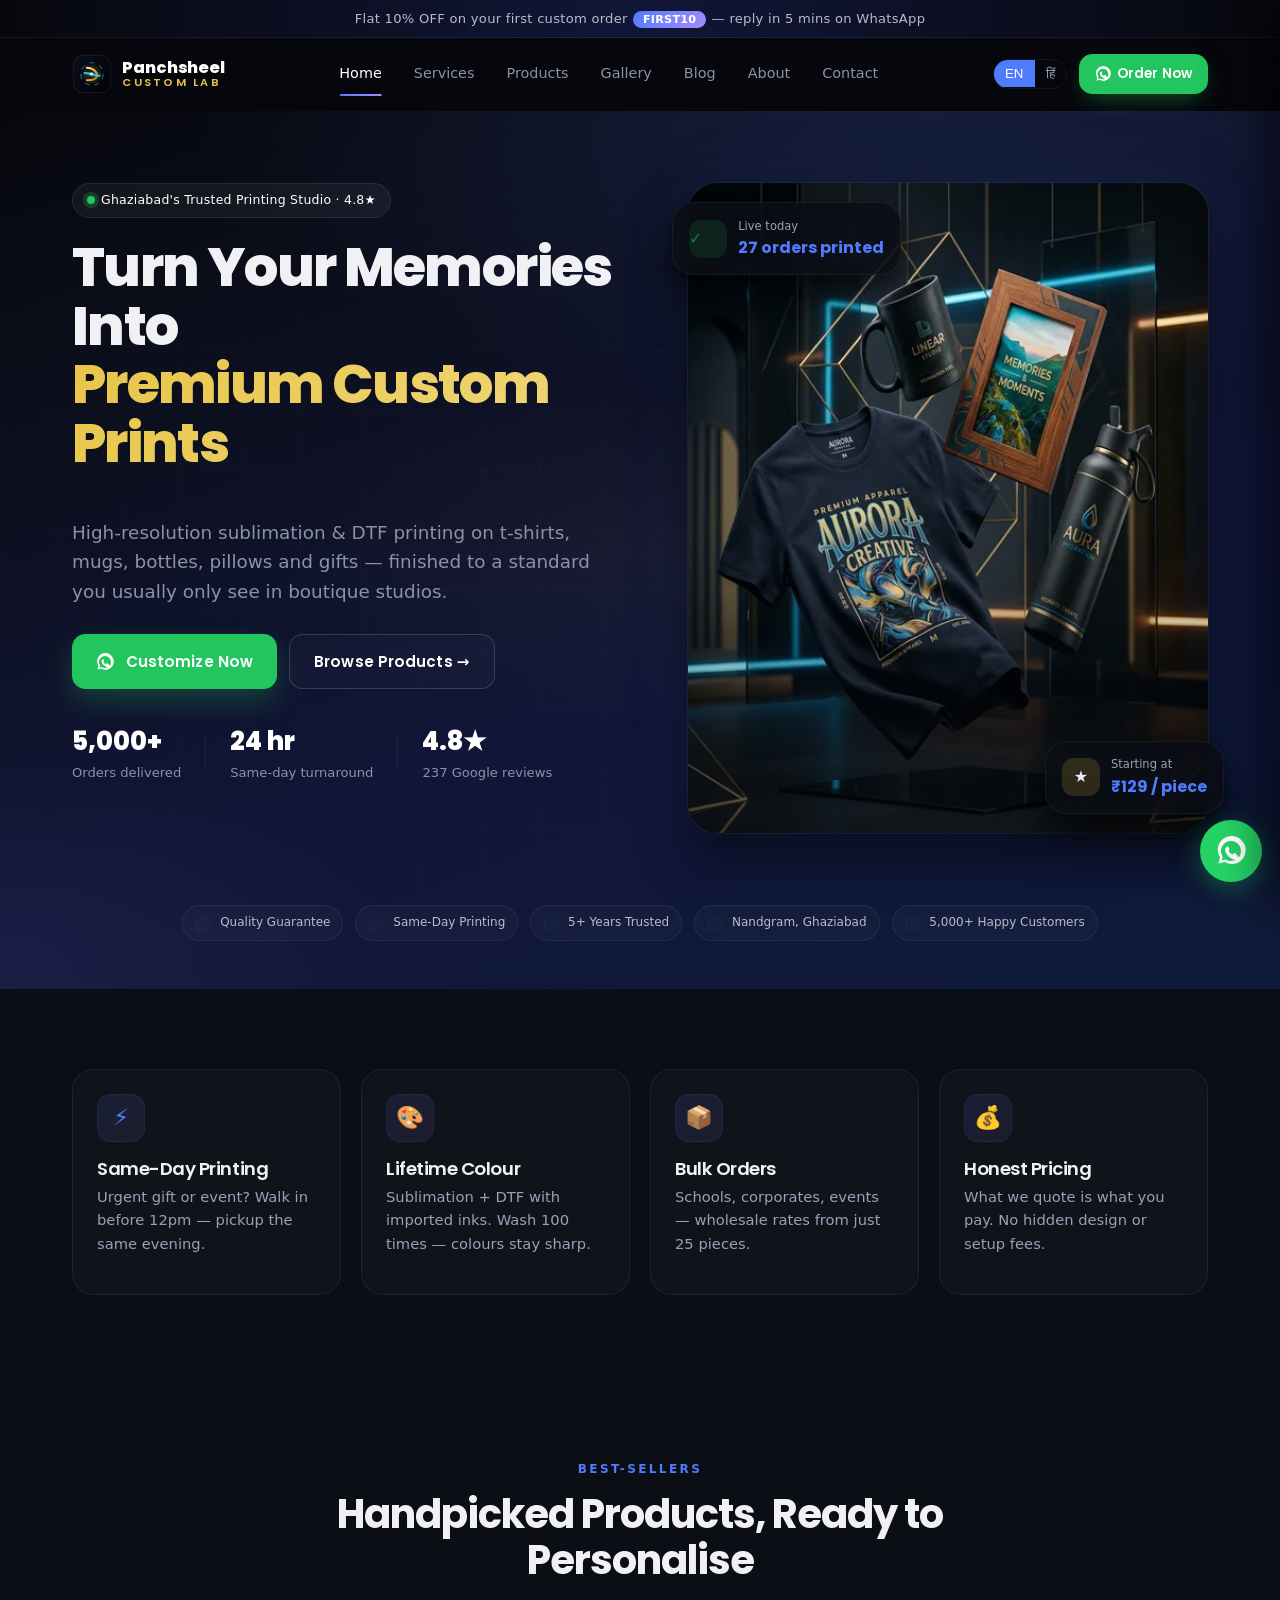
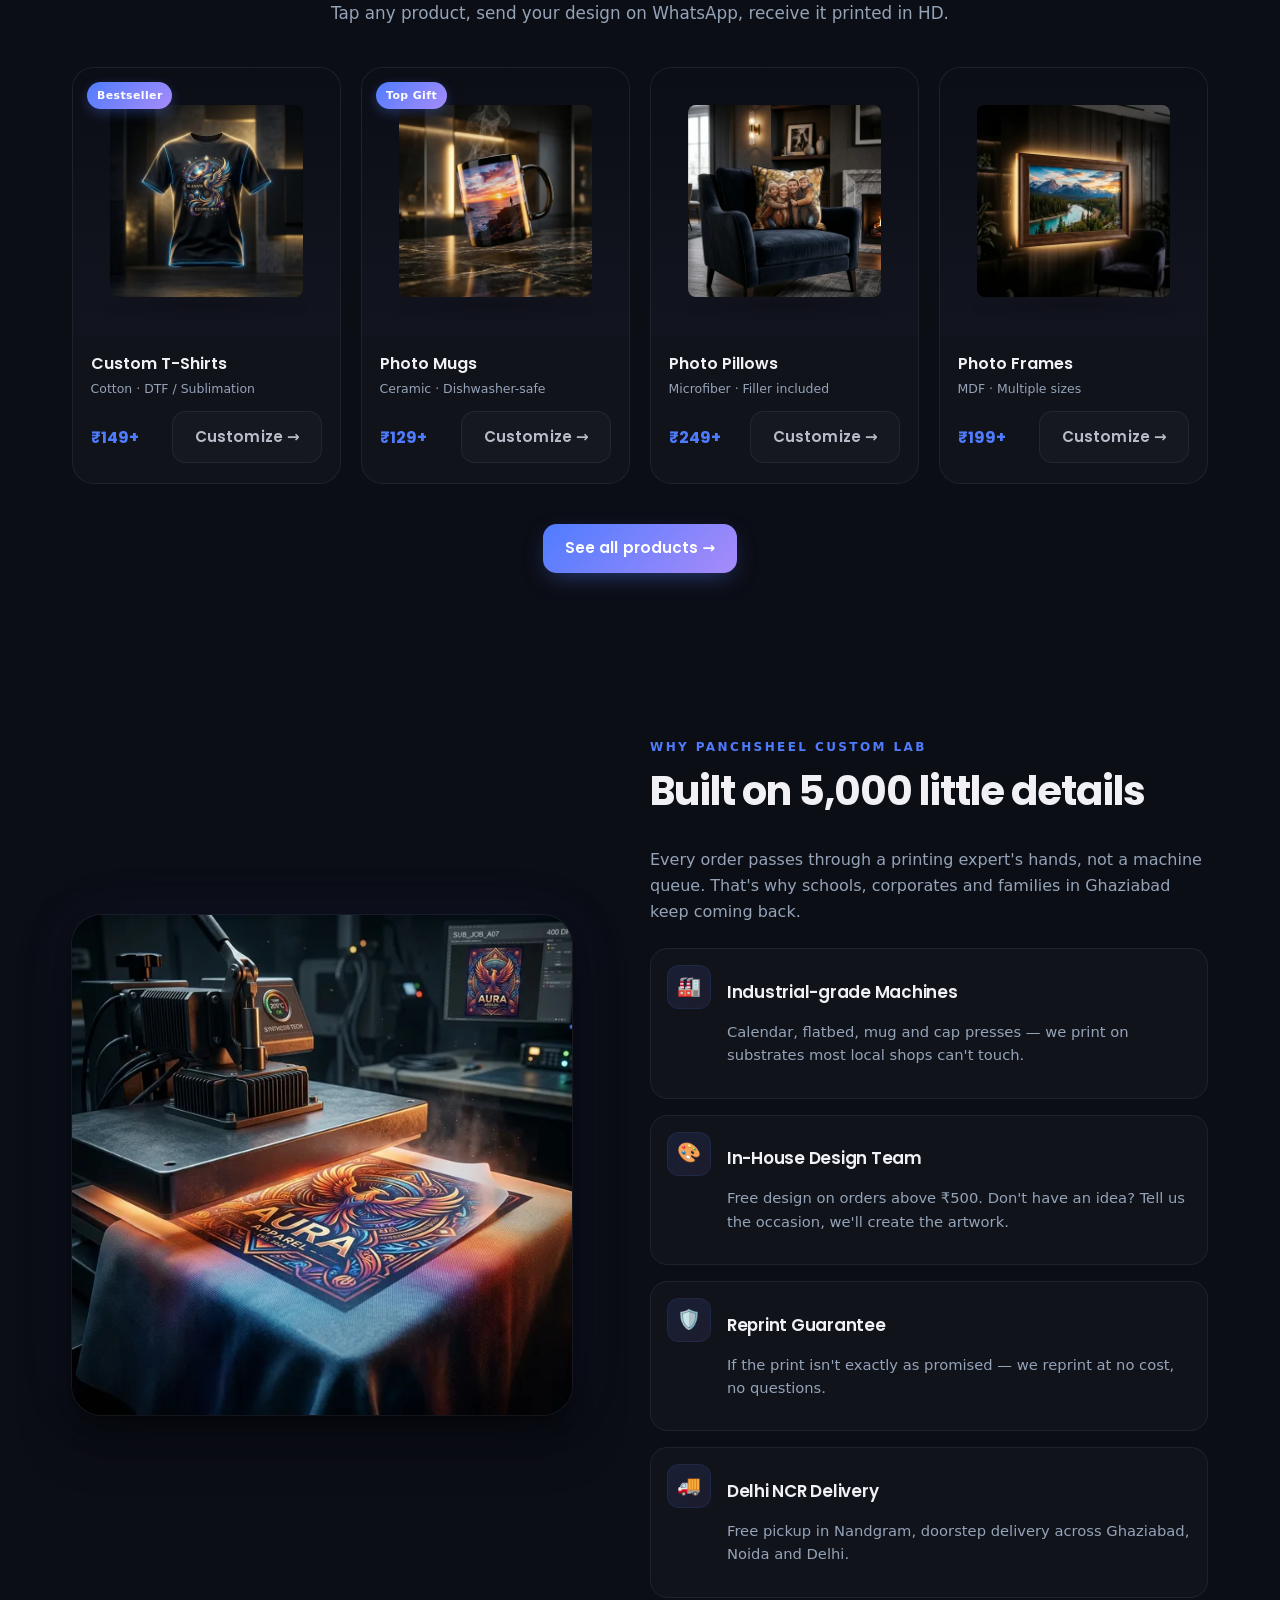
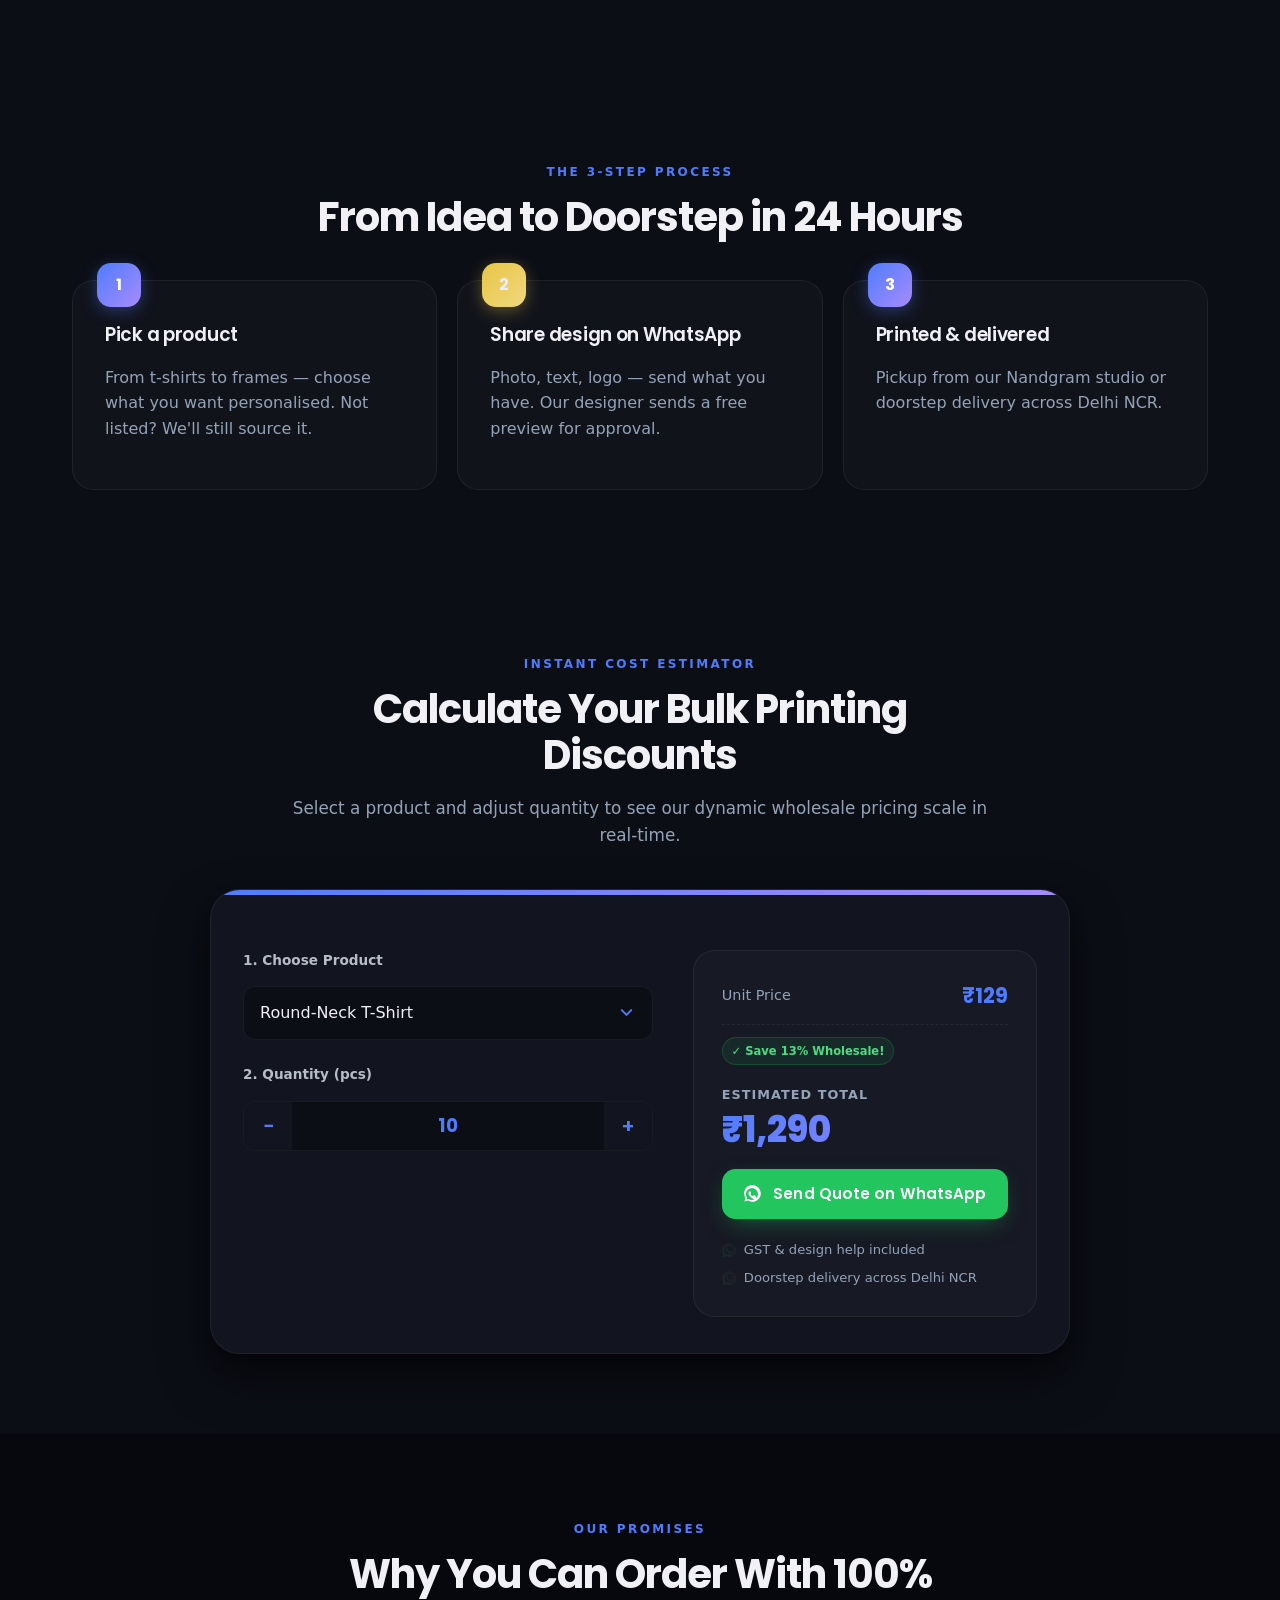
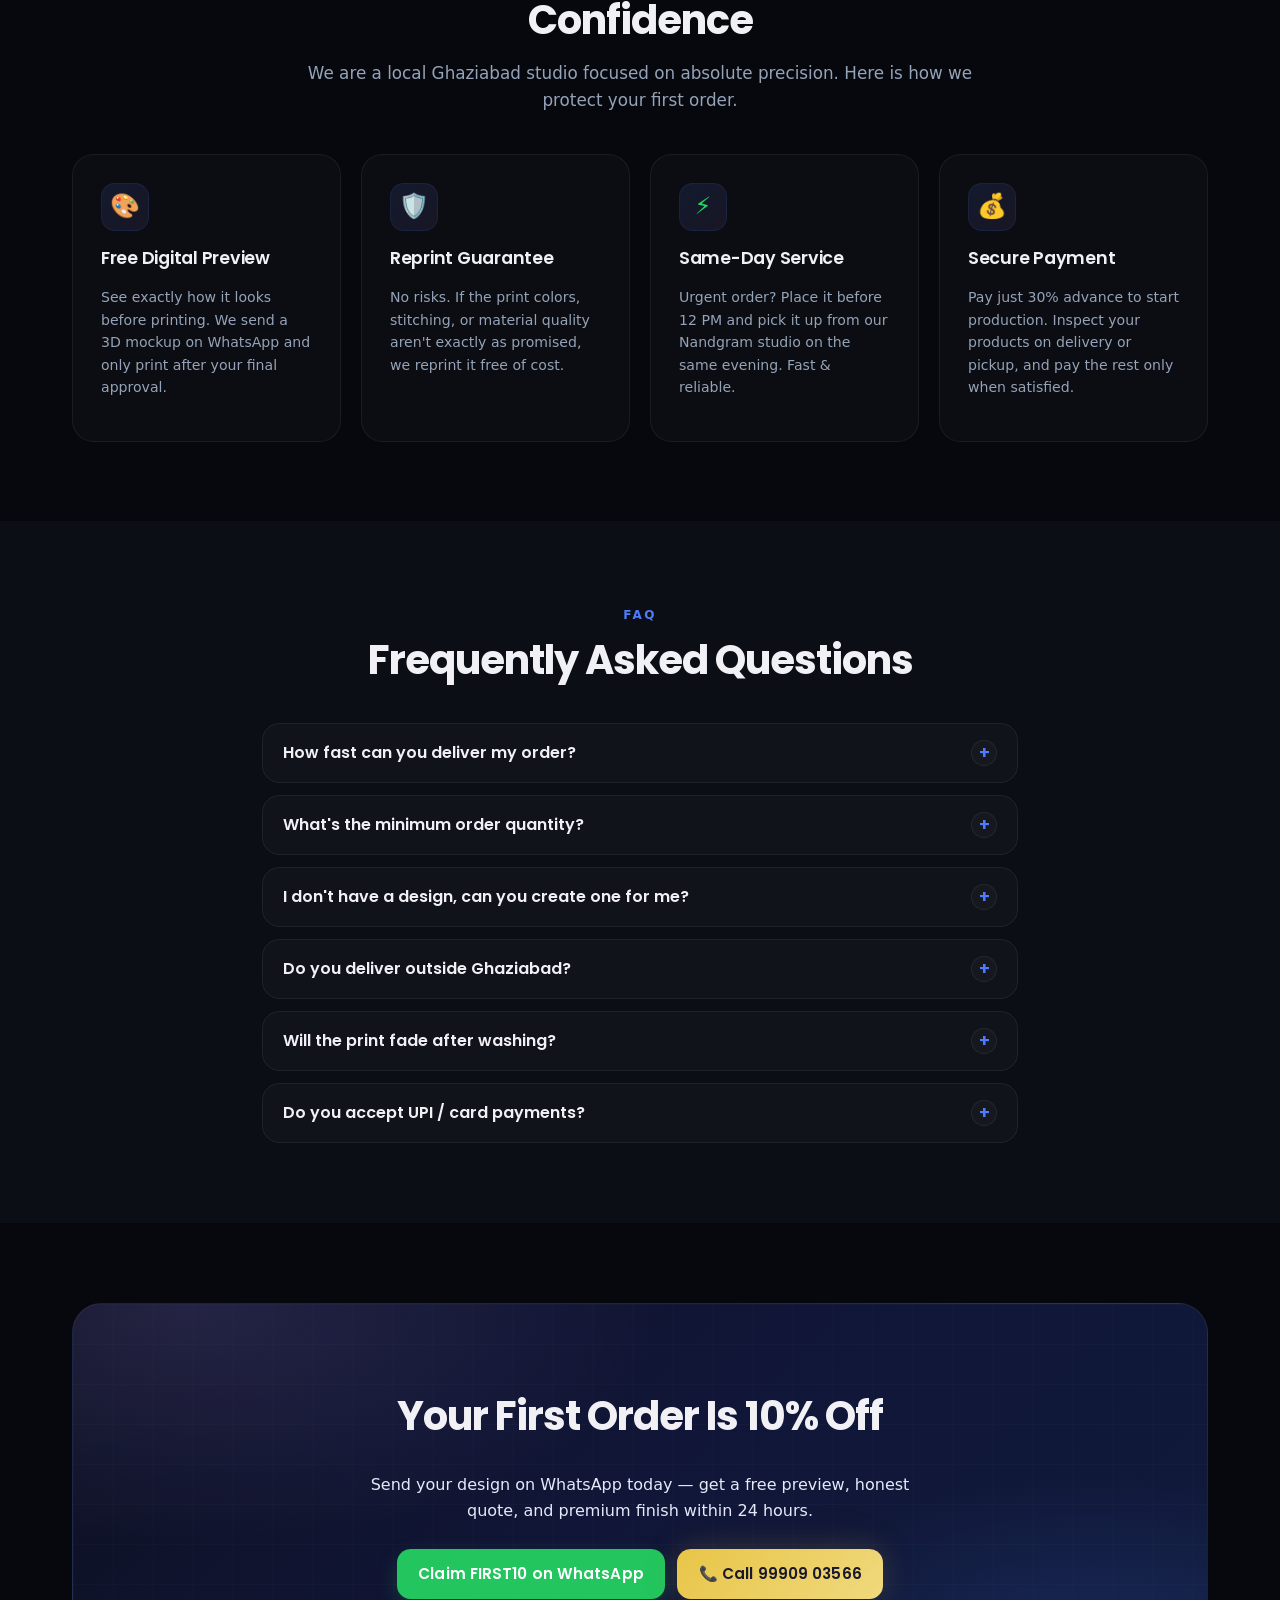
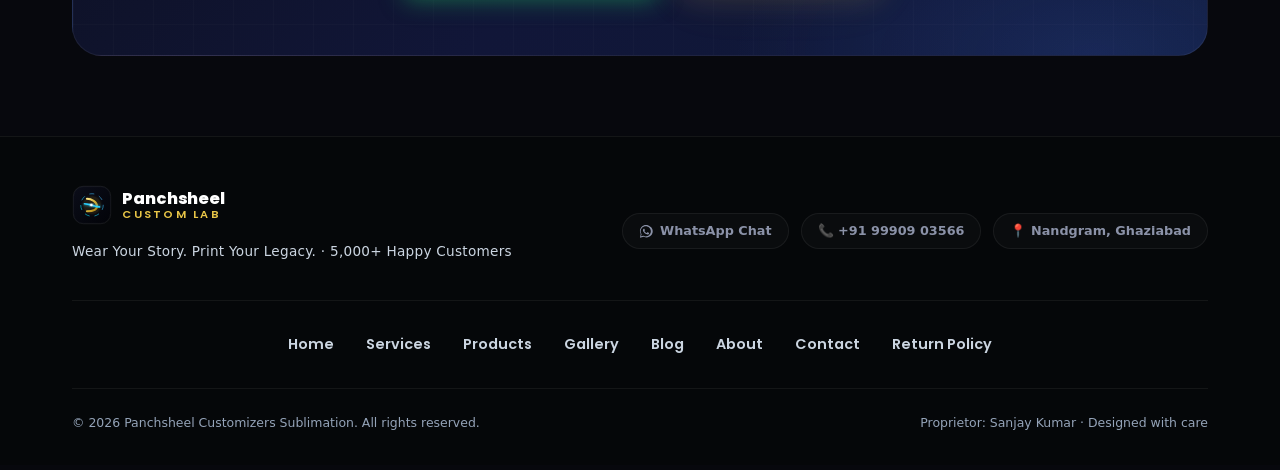
<file: index.html>
<!doctype html><html lang="en"><head><!-- Google tag (gtag.js) -->
<script async src="https://www.googletagmanager.com/gtag/js?id=G-S503NG6QSC"></script>
<script>
  window.dataLayer = window.dataLayer || [];
  function gtag(){dataLayer.push(arguments);}
  gtag('js', new Date());

  gtag('config', 'G-S503NG6QSC');
</script><meta charset="utf-8" /><meta name="viewport" content="width=device-width,initial-scale=1" /><title>Panchsheel Custom Lab — Premium Custom Printing in Nandgram, Ghaziabad</title><meta name="description" content="Premium T-shirt, mug, bottle, pillow, frame & custom gift printing in Nandgram, Ghaziabad. Same-day printing, bulk orders, lifetime-colour sublimation. Order on WhatsApp." /><meta name="keywords" content="custom printing Nandgram, t shirt printing Ghaziabad, mug printing near me, custom gifts printing Ghaziabad, sublimation printing, school dress printing Ghaziabad" /><meta name="robots" content="index,follow" /><meta name="google-site-verification" content="ZeEfmThmQn9ae-xPkWEFfNN0FjXlwvRkOJU6zWRzMR0" /><meta name="theme-color" content="#07080d" /><link rel="canonical" href="https://panchsheelcustomlab.com/" /><meta property="og:type" content="website" /><meta property="og:title" content="Panchsheel Custom Lab — Premium Custom Printing in Ghaziabad" /><meta property="og:description" content="Same-day T-shirt, mug, bottle, pillow, frame & gift printing with lifetime colour. Ghaziabad's trusted studio." /><meta property="og:url" content="https://panchsheelcustomlab.com/" /><meta property="og:image" content="https://images.unsplash.com/photo-1521572163474-6864f9cf17ab?w=1200&h=630&fit=crop" /><meta name="twitter:card" content="summary_large_image" /><link rel="preconnect" href="https://fonts.googleapis.com" /><link rel="preconnect" href="https://fonts.gstatic.com" crossorigin /><link rel="preload" href="assets/img/hero_presentation.webp" as="image" type="image/webp" /><style> /* Critical inline CSS — above-the-fold only */ *{box-sizing:border-box}html{scroll-behavior:smooth}body{font-family:system-ui,-apple-system,Segoe UI,Roboto,sans-serif;margin:0;background:#07080d;color:#f0f0f5;line-height:1.6;-webkit-font-smoothing:antialiased}img{max-width:100%;height:auto;display:block}a{color:inherit;text-decoration:none}h1,h2,h3{color:#f0f0f5;letter-spacing:-.02em;font-weight:700}.container-x{max-width:1200px;margin-inline:auto;padding-inline:1.25rem}@media(min-width:768px){.container-x{padding-inline:2rem}}.reveal{opacity:0;transform:translateY(28px);transition:opacity .8s cubic-bezier(.16,1,.3,1),transform .8s cubic-bezier(.16,1,.3,1)}.reveal.visible{opacity:1;transform:none}.site-header{position:sticky;top:0;z-index:40;background:rgba(7,8,13,.6);backdrop-filter:saturate(140%) blur(20px);-webkit-backdrop-filter:saturate(140%) blur(20px);border-bottom:1px solid transparent;transition:all .4s}.offer-bar{background:linear-gradient(90deg,#07080d 0%,#111638 50%,#07080d 100%);color:#b8bcc8;font-size:.82rem;font-weight:500;text-align:center;padding:.5rem 1rem}.offer-bar .badge-inline{background:linear-gradient(135deg,#4f7cff,#a78bfa);color:#fff;padding:.1rem .55rem;border-radius:9999px;font-weight:700;font-size:.7rem;margin:0 .35rem}.hero{position:relative;overflow:hidden;isolation:isolate;background:linear-gradient(160deg,#07080d 0%,#0d1020 30%,#111638 60%,#0f1a3a 100%);color:#fff}.title-xl{font-size:clamp(2rem,4.6vw,3.4rem);letter-spacing:-.02em;font-weight:800;line-height:1.08}.hero-badge{display:inline-flex;align-items:center;gap:.4rem;background:rgba(255,255,255,.05);border:1px solid rgba(255,255,255,.08);color:#fff;padding:.4rem .85rem;border-radius:9999px;font-size:.78rem;font-weight:500;backdrop-filter:blur(12px)}.hero-badge .dot{width:.5rem;height:.5rem;border-radius:9999px;background:#22c55e;box-shadow:0 0 0 4px rgba(34,197,94,.2),0 0 12px rgba(34,197,94,.3)}.hero-photo{position:relative;border-radius:1.85rem;overflow:hidden;box-shadow:0 0 0 1px rgba(255,255,255,.06),0 24px 48px rgba(0,0,0,.5),0 0 80px rgba(79,124,255,.08)}.hero-photo img{aspect-ratio:4/5;width:100%;object-fit:cover;transform:scale(1.02)}.btn{display:inline-flex;align-items:center;justify-content:center;gap:.55rem;font-weight:600;border-radius:.85rem;padding:.85rem 1.5rem;transition:transform .2s,box-shadow .25s,background .2s;letter-spacing:.1px;white-space:nowrap;cursor:pointer;border:0}.btn-whats{background:#22c55e;color:#fff;box-shadow:0 8px 24px -8px rgba(34,197,94,.5)}.btn-outline{border:1.5px solid rgba(255,255,255,.2);color:#fff;background:transparent}.logo{display:inline-flex;align-items:center;gap:.65rem}.logo-mark{width:40px;height:40px}.logo-text{line-height:1.05}.logo-text .brand-line{display:block;font-weight:800;color:#fff;letter-spacing:-.01em;font-size:1.02rem}.logo-text .sub-line{display:block;font-size:.7rem;font-weight:600;color:#e8c547;letter-spacing:.2em;text-transform:uppercase;margin-top:.1rem}.desktop-nav{display:flex;align-items:center;gap:2rem}.nav-link{position:relative;font-weight:500;color:#8b92a8;padding:.25rem 0}.hide-sm{display:initial}.menu-btn{display:none;color:#fff;background:transparent;padding:.5rem}@media(max-width:1024px){.desktop-nav{display:none!important}.menu-btn{display:inline-flex!important}.hide-sm{display:none!important}} @media(max-width:768px){.hero{padding-top:0!important;padding-bottom:0!important;text-align:center!important}.hero > .container-x{display:flex!important;flex-direction:column!important;gap:2.5rem!important;align-items:center!important;padding-top:3.5rem!important;padding-bottom:3.5rem!important}} </style><link rel="stylesheet" href="assets/css/styles.min.css?v=5.0" media="print" onload="this.media='all'" /><noscript><link rel="stylesheet" href="assets/css/styles.min.css?v=5.0" /></noscript><link rel="stylesheet" href="assets/css/premium-theme.min.css?v=5.0" media="print" onload="this.media='all'" /><noscript><link rel="stylesheet" href="assets/css/premium-theme.min.css?v=5.0" /></noscript><link href="https://fonts.googleapis.com/css2?family=Poppins:wght@500;600;700;800&display=swap" rel="stylesheet" media="print" onload="this.media='all'" /><noscript><link href="https://fonts.googleapis.com/css2?family=Poppins:wght@500;600;700;800&display=swap" rel="stylesheet" /></noscript><link rel="icon" type="image/svg+xml" href="assets/img/logo.svg" /><script type="application/ld+json"> { "@context": "https://schema.org", "@graph": [ { "@type": "LocalBusiness", "@id": "https://panchsheelcustomlab.com/#localbusiness", "name": "Panchsheel Custom Lab", "alternateName": "Panchsheel Customizers Sublimation", "image": "https://images.unsplash.com/photo-1521572163474-6864f9cf17ab?w=1200", "logo": "https://panchsheelcustomlab.com/assets/img/logo.svg", "telephone": ["+91-9990903566", "+91-8882130530"], "email": "Panchsheel008@gmail.com", "address": { "@type": "PostalAddress", "streetAddress": "Nandgram", "addressLocality": "Ghaziabad", "addressRegion": "Uttar Pradesh", "postalCode": "201003", "addressCountry": "IN" }, "geo": { "@type": "GeoCoordinates", "latitude": 28.6942, "longitude": 77.4412 }, "url": "https://panchsheelcustomlab.com/", "priceRange": "₹₹", "openingHoursSpecification": [ { "@type": "OpeningHoursSpecification", "dayOfWeek": ["Monday", "Tuesday", "Wednesday", "Thursday", "Friday", "Saturday"], "opens": "10:00", "closes": "20:00" } ], "areaServed": [ { "@type": "AdministrativeArea", "name": "Ghaziabad" }, { "@type": "AdministrativeArea", "name": "Nandgram" }, { "@type": "AdministrativeArea", "name": "Delhi NCR" } ], "sameAs": [ "https://wa.me/919990903566", "https://panchsheelcustomlab.com/" ], "aggregateRating": { "@type": "AggregateRating", "ratingValue": "4.8", "reviewCount": "237" } }, { "@type": "Organization", "@id": "https://panchsheelcustomlab.com/#organization", "name": "Panchsheel Custom Lab", "logo": "https://panchsheelcustomlab.com/assets/img/logo.svg", "url": "https://panchsheelcustomlab.com/", "contactPoint": { "@type": "ContactPoint", "telephone": "+91-9990903566", "contactType": "proprietor", "areaServed": "IN", "availableLanguage": ["Hindi", "English"] } }, { "@type": "WebSite", "@id": "https://panchsheelcustomlab.com/#website", "url": "https://panchsheelcustomlab.com/", "name": "Panchsheel Custom Lab", "description": "Premium Custom Printing Studio in Ghaziabad" }, { "@type": "Service", "@id": "https://panchsheelcustomlab.com/#service-printing", "name": "Custom Printing Services", "serviceType": "Sublimation & DTF Printing", "provider": { "@id": "https://panchsheelcustomlab.com/#localbusiness" }, "areaServed": { "@type": "AdministrativeArea", "name": "Ghaziabad" }, "hasOfferCatalog": { "@type": "OfferCatalog", "name": "Printing Services Catalog", "itemListElement": [ { "@type": "Offer", "itemOffered": { "@type": "Service", "name": "T-Shirt Printing" } }, { "@type": "Offer", "itemOffered": { "@type": "Service", "name": "School Dress Printing" } }, { "@type": "Offer", "itemOffered": { "@type": "Service", "name": "Mug Printing" } }, { "@type": "Offer", "itemOffered": { "@type": "Service", "name": "Bottle Printing" } } ] } } ] } </script></head><body><div class="offer-bar text-center py-2 px-4"><span data-en="Flat 10% OFF on your first custom order" data-hi="पहले ऑर्डर पर सीधा 10% की छूट">Flat 10% OFF on your first custom order</span><span class="badge-inline">FIRST10</span><span class="hide-sm" data-en="— reply in 5 mins on WhatsApp" data-hi="— व्हाट्सएप पर 5 मिनट में जवाब">— reply in 5 mins on WhatsApp</span></div><header class="site-header"><div class="container-x" style="display:flex;align-items:center;justify-content:space-between;padding-top:1rem;padding-bottom:1rem"><a href="index.html" class="logo"><img src="assets/img/logo.svg?v=4.1" alt="Panchsheel Custom Lab logo" class="logo-mark" width="40" height="40" /><span class="logo-text"><span class="brand-line">Panchsheel</span><span class="sub-line">Custom Lab</span></span></a><nav class="hide-sm desktop-nav"><a href="index.html" class="nav-link" data-en="Home" data-hi="होम">Home</a><a href="services.html" class="nav-link" data-en="Services" data-hi="सेवाएं">Services</a><a href="products.html" class="nav-link" data-en="Products" data-hi="उत्पाद">Products</a><a href="gallery.html" class="nav-link" data-en="Gallery" data-hi="गैलरी">Gallery</a><a href="blog.html" class="nav-link" data-en="Blog" data-hi="ब्लॉग">Blog</a><a href="about.html" class="nav-link" data-en="About" data-hi="हमारे बारे में">About</a><a href="contact.html" class="nav-link" data-en="Contact" data-hi="संपर्क">Contact</a></nav><div style="display:flex;align-items:center;gap:.75rem"><div class="lang-toggle hide-sm" aria-label="Language toggle"><button data-lang="en" class="active">EN</button><button data-lang="hi">हिं</button></div><a href="https://wa.me/919990903566?text=Hi%2C%20I%20want%20to%20order%20a%20custom%20print" class="btn btn-whats btn-sm hide-sm"><svg width="16" height="16" viewBox="0 0 24 24" fill="currentColor" style="display:inline-block;vertical-align:middle;margin-right:3px"><path d="M20.5 3.5A11 11 0 0 0 3.3 17.1L2 22l5-1.3a11 11 0 0 0 13.5-17.2zM12 20a8 8 0 0 1-4.1-1.1l-.3-.2-3 .8.8-2.9-.2-.3A8 8 0 1 1 12 20zm4.4-5.6c-.2-.1-1.4-.7-1.7-.8-.2-.1-.3-.1-.5.1s-.6.8-.7.9c-.1.2-.3.2-.5.1-1.2-.6-2-1.1-2.9-2.5-.2-.4.2-.4.6-1.2.1-.2.1-.3 0-.5-.1-.1-.5-1.3-.7-1.7-.2-.4-.4-.4-.5-.4H9c-.2 0-.5.1-.7.3-.3.3-1 1-1 2.4s1 2.8 1.1 3c.1.2 2 3 4.7 4.2 1.8.7 2.4.8 3.2.7.5-.1 1.4-.6 1.6-1.2.2-.6.2-1.1.1-1.2-.1-.1-.2-.2-.5-.3z"/></svg> Order Now </a><button id="navToggle" aria-label="Menu" class="menu-btn btn btn-ghost btn-sm" style="padding:.5rem"><svg width="22" height="22" viewBox="0 0 24 24" fill="none" stroke="currentColor" stroke-width="2"><path d="M4 6h16M4 12h16M4 18h16"/></svg></button></div></div></header><main id="main-content"><section class="hero on-dark"><div class="container-x" style="display:grid;grid-template-columns:1fr;gap:3rem;padding-top:4.5rem;padding-bottom:4.5rem"><div style="max-width:640px"><span class="hero-badge"><span class="dot"></span><span data-en="Ghaziabad's Trusted Printing Studio · 4.8★" data-hi="गाज़ियाबाद का भरोसेमंद प्रिंटिंग स्टूडियो · 4.8★">Ghaziabad's Trusted Printing Studio · 4.8★</span></span><h1 class="title-xl" style="color:#fff;margin-top:1.25rem"><span data-en="Turn Your Memories Into" data-hi="अपनी यादों को बदलिए">Turn Your Memories Into</span><span style="color:var(--gold);display:block" data-en="Premium Custom Prints" data-hi="प्रीमियम कस्टम प्रिंट्स में">Premium Custom Prints</span></h1><p style="font-size:1.15rem;color:#cdd5f0;margin-top:1.25rem;max-width:540px" data-en="High-resolution sublimation &amp; DTF printing on t-shirts, mugs, bottles, pillows and gifts — finished to a standard you usually only see in boutique studios." data-hi="टी-शर्ट, मग, बोतल, तकिया और गिफ्ट पर हाई-रेज़ॉल्यूशन सब्लिमेशन और DTF प्रिंटिंग — वो क्वालिटी जो आम तौर पर बुटीक स्टूडियो में ही मिलती है।"> High-resolution sublimation &amp; DTF printing on t-shirts, mugs, bottles, pillows and gifts — finished to a standard you usually only see in boutique studios. </p><div style="display:flex;flex-wrap:wrap;gap:.75rem;margin-top:1.75rem"><a href="https://wa.me/919990903566?text=Hi%2C%20I%20want%20to%20order%20a%20custom%20print" class="btn btn-whats"><svg width="18" height="18" viewBox="0 0 24 24" fill="currentColor" style="display:inline-block;vertical-align:middle;margin-right:3px"><path d="M20.5 3.5A11 11 0 0 0 3.3 17.1L2 22l5-1.3a11 11 0 0 0 13.5-17.2zM12 20a8 8 0 0 1-4.1-1.1l-.3-.2-3 .8.8-2.9-.2-.3A8 8 0 1 1 12 20zm4.4-5.6c-.2-.1-1.4-.7-1.7-.8-.2-.1-.3-.1-.5.1s-.6.8-.7.9c-.1.2-.3.2-.5.1-1.2-.6-2-1.1-2.9-2.5-.2-.4.2-.4.6-1.2.1-.2.1-.3 0-.5-.1-.1-.5-1.3-.7-1.7-.2-.4-.4-.4-.5-.4H9c-.2 0-.5.1-.7.3-.3.3-1 1-1 2.4s1 2.8 1.1 3c.1.2 2 3 4.7 4.2 1.8.7 2.4.8 3.2.7.5-.1 1.4-.6 1.6-1.2.2-.6.2-1.1.1-1.2-.1-.1-.2-.2-.5-.3z"/></svg><span data-en="Customize Now" data-hi="अभी कस्टमाइज़ करें">Customize Now</span></a><a href="products.html" class="btn btn-outline"><span data-en="Browse Products →" data-hi="प्रोडक्ट्स देखें →">Browse Products →</span></a></div><div style="display:flex;align-items:center;gap:1.5rem;margin-top:2rem;color:#cdd5f0;flex-wrap:wrap"><div><div style="font-family:'Poppins';font-weight:800;font-size:1.6rem;color:#fff">5,000+</div><div style="font-size:.82rem" data-en="Orders delivered" data-hi="ऑर्डर्स डिलीवर">Orders delivered</div></div><div style="width:1px;height:32px;background:rgba(255,255,255,.15)"></div><div><div style="font-family:'Poppins';font-weight:800;font-size:1.6rem;color:#fff">24 hr</div><div style="font-size:.82rem" data-en="Same-day turnaround" data-hi="सेम-डे डिलीवरी">Same-day turnaround</div></div><div style="width:1px;height:32px;background:rgba(255,255,255,.15)"></div><div><div style="font-family:'Poppins';font-weight:800;font-size:1.6rem;color:#fff">4.8★</div><div style="font-size:.82rem" data-en="237 Google reviews" data-hi="237 गूगल रिव्यूज़">237 Google reviews</div></div></div></div><div style="position:relative;max-width:520px;justify-self:end;width:100%"><div class="hero-photo"><img src="assets/img/hero_presentation.webp" alt="Premium custom printed luxury products collection floating in dark glassmorphic studio" loading="eager" fetchpriority="high" width="500" height="625" /></div><div class="hero-float top"><div style="width:38px;height:38px;border-radius:12px;background:rgba(34,197,94,.12);color:#15803d;display:flex;align-items:center;justify-center;font-weight:700">✓</div><div><div style="font-size:.72rem;color:var(--muted)">Live today</div><div style="font-family:'Poppins';font-weight:700;color:var(--brand)">27 orders printed</div></div></div><div class="hero-float bottom"><div style="width:38px;height:38px;border-radius:12px;background:rgba(212,175,55,.18);color:var(--brand-ink);display:flex;align-items:center;justify-content:center">★</div><div><div style="font-size:.72rem;color:var(--muted)">Starting at</div><div style="font-family:'Poppins';font-weight:700;color:var(--brand)">₹129 / piece</div></div></div></div></div><div class="container-x" style="padding-bottom:3rem"><div class="trust-row"><span class="trust-chip"><svg width="16" height="16" viewBox="0 0 448 512" fill="none" stroke="currentColor" stroke-width="2.5"><path d="M380.9 97.1C339 55.1 283.2 32 223.9 32c-122.4 0-222 99.6-222 222 0 39.1 10.2 77.3 29.6 111L3 499l138.5-36.3c32.6 17.8 69 27.2 106.4 27.2 122.4 0 222-99.6 222-222 0-59.3-23-115.1-65-157.1zM223.9 459c-33.2 0-65.7-8.9-94-25.7l-6.7-4-82.4 21.6 22-80.3-4.4-7c-18.5-29.4-28.2-63.3-28.2-98.2 0-101.7 82.8-184.5 184.6-184.5 49.3 0 95.6 19.2 130.4 54.1 34.8 34.9 56.2 81.2 56.1 130.5 0 101.8-84.9 184.6-186.6 184.6zm101.2-138.2c-5.5-2.8-32.8-16.2-37.9-18-5.1-1.9-8.8-2.8-12.5 2.8-3.7 5.6-14.3 18-17.6 21.8-3.2 3.7-6.5 4.2-12 1.4-32.6-16.3-54-29.1-75.5-66-5.7-9.8 5.7-9.1 16.3-30.3 1.8-3.7.9-6.9-.5-9.7-1.4-2.8-12.5-30.1-17.1-41.2-4.5-10.8-9.1-9.3-12.5-9.5-3.2-.2-6.9-.2-10.6-.2-3.7 0-9.7 1.4-14.8 6.9-5.1 5.6-19.4 19-19.4 46.3 0 27.3 19.9 53.7 22.6 57.4 2.8 3.7 39.1 59.7 94.8 83.8 35.2 15.2 49 16.5 66.6 13.9 10.7-1.6 32.8-13.4 37.4-26.4 4.6-13 4.6-24.1 3.2-26.4-1.3-2.5-5-3.9-10.5-6.6z"/></svg> Quality Guarantee</span><span class="trust-chip"><svg width="16" height="16" viewBox="0 0 448 512" fill="none" stroke="currentColor" stroke-width="2.5"><path d="M380.9 97.1C339 55.1 283.2 32 223.9 32c-122.4 0-222 99.6-222 222 0 39.1 10.2 77.3 29.6 111L3 499l138.5-36.3c32.6 17.8 69 27.2 106.4 27.2 122.4 0 222-99.6 222-222 0-59.3-23-115.1-65-157.1zM223.9 459c-33.2 0-65.7-8.9-94-25.7l-6.7-4-82.4 21.6 22-80.3-4.4-7c-18.5-29.4-28.2-63.3-28.2-98.2 0-101.7 82.8-184.5 184.6-184.5 49.3 0 95.6 19.2 130.4 54.1 34.8 34.9 56.2 81.2 56.1 130.5 0 101.8-84.9 184.6-186.6 184.6zm101.2-138.2c-5.5-2.8-32.8-16.2-37.9-18-5.1-1.9-8.8-2.8-12.5 2.8-3.7 5.6-14.3 18-17.6 21.8-3.2 3.7-6.5 4.2-12 1.4-32.6-16.3-54-29.1-75.5-66-5.7-9.8 5.7-9.1 16.3-30.3 1.8-3.7.9-6.9-.5-9.7-1.4-2.8-12.5-30.1-17.1-41.2-4.5-10.8-9.1-9.3-12.5-9.5-3.2-.2-6.9-.2-10.6-.2-3.7 0-9.7 1.4-14.8 6.9-5.1 5.6-19.4 19-19.4 46.3 0 27.3 19.9 53.7 22.6 57.4 2.8 3.7 39.1 59.7 94.8 83.8 35.2 15.2 49 16.5 66.6 13.9 10.7-1.6 32.8-13.4 37.4-26.4 4.6-13 4.6-24.1 3.2-26.4-1.3-2.5-5-3.9-10.5-6.6z"/></svg> Same-Day Printing</span><span class="trust-chip"><svg width="16" height="16" viewBox="0 0 448 512" fill="none" stroke="currentColor" stroke-width="2.5"><path d="M380.9 97.1C339 55.1 283.2 32 223.9 32c-122.4 0-222 99.6-222 222 0 39.1 10.2 77.3 29.6 111L3 499l138.5-36.3c32.6 17.8 69 27.2 106.4 27.2 122.4 0 222-99.6 222-222 0-59.3-23-115.1-65-157.1zM223.9 459c-33.2 0-65.7-8.9-94-25.7l-6.7-4-82.4 21.6 22-80.3-4.4-7c-18.5-29.4-28.2-63.3-28.2-98.2 0-101.7 82.8-184.5 184.6-184.5 49.3 0 95.6 19.2 130.4 54.1 34.8 34.9 56.2 81.2 56.1 130.5 0 101.8-84.9 184.6-186.6 184.6zm101.2-138.2c-5.5-2.8-32.8-16.2-37.9-18-5.1-1.9-8.8-2.8-12.5 2.8-3.7 5.6-14.3 18-17.6 21.8-3.2 3.7-6.5 4.2-12 1.4-32.6-16.3-54-29.1-75.5-66-5.7-9.8 5.7-9.1 16.3-30.3 1.8-3.7.9-6.9-.5-9.7-1.4-2.8-12.5-30.1-17.1-41.2-4.5-10.8-9.1-9.3-12.5-9.5-3.2-.2-6.9-.2-10.6-.2-3.7 0-9.7 1.4-14.8 6.9-5.1 5.6-19.4 19-19.4 46.3 0 27.3 19.9 53.7 22.6 57.4 2.8 3.7 39.1 59.7 94.8 83.8 35.2 15.2 49 16.5 66.6 13.9 10.7-1.6 32.8-13.4 37.4-26.4 4.6-13 4.6-24.1 3.2-26.4-1.3-2.5-5-3.9-10.5-6.6z"/></svg> 5+ Years Trusted</span><span class="trust-chip"><svg width="16" height="16" viewBox="0 0 448 512" fill="none" stroke="currentColor" stroke-width="2.5"><path d="M380.9 97.1C339 55.1 283.2 32 223.9 32c-122.4 0-222 99.6-222 222 0 39.1 10.2 77.3 29.6 111L3 499l138.5-36.3c32.6 17.8 69 27.2 106.4 27.2 122.4 0 222-99.6 222-222 0-59.3-23-115.1-65-157.1zM223.9 459c-33.2 0-65.7-8.9-94-25.7l-6.7-4-82.4 21.6 22-80.3-4.4-7c-18.5-29.4-28.2-63.3-28.2-98.2 0-101.7 82.8-184.5 184.6-184.5 49.3 0 95.6 19.2 130.4 54.1 34.8 34.9 56.2 81.2 56.1 130.5 0 101.8-84.9 184.6-186.6 184.6zm101.2-138.2c-5.5-2.8-32.8-16.2-37.9-18-5.1-1.9-8.8-2.8-12.5 2.8-3.7 5.6-14.3 18-17.6 21.8-3.2 3.7-6.5 4.2-12 1.4-32.6-16.3-54-29.1-75.5-66-5.7-9.8 5.7-9.1 16.3-30.3 1.8-3.7.9-6.9-.5-9.7-1.4-2.8-12.5-30.1-17.1-41.2-4.5-10.8-9.1-9.3-12.5-9.5-3.2-.2-6.9-.2-10.6-.2-3.7 0-9.7 1.4-14.8 6.9-5.1 5.6-19.4 19-19.4 46.3 0 27.3 19.9 53.7 22.6 57.4 2.8 3.7 39.1 59.7 94.8 83.8 35.2 15.2 49 16.5 66.6 13.9 10.7-1.6 32.8-13.4 37.4-26.4 4.6-13 4.6-24.1 3.2-26.4-1.3-2.5-5-3.9-10.5-6.6z"/></svg> Nandgram, Ghaziabad</span><span class="trust-chip"><svg width="16" height="16" viewBox="0 0 448 512" fill="none" stroke="currentColor" stroke-width="2.5"><path d="M380.9 97.1C339 55.1 283.2 32 223.9 32c-122.4 0-222 99.6-222 222 0 39.1 10.2 77.3 29.6 111L3 499l138.5-36.3c32.6 17.8 69 27.2 106.4 27.2 122.4 0 222-99.6 222-222 0-59.3-23-115.1-65-157.1zM223.9 459c-33.2 0-65.7-8.9-94-25.7l-6.7-4-82.4 21.6 22-80.3-4.4-7c-18.5-29.4-28.2-63.3-28.2-98.2 0-101.7 82.8-184.5 184.6-184.5 49.3 0 95.6 19.2 130.4 54.1 34.8 34.9 56.2 81.2 56.1 130.5 0 101.8-84.9 184.6-186.6 184.6zm101.2-138.2c-5.5-2.8-32.8-16.2-37.9-18-5.1-1.9-8.8-2.8-12.5 2.8-3.7 5.6-14.3 18-17.6 21.8-3.2 3.7-6.5 4.2-12 1.4-32.6-16.3-54-29.1-75.5-66-5.7-9.8 5.7-9.1 16.3-30.3 1.8-3.7.9-6.9-.5-9.7-1.4-2.8-12.5-30.1-17.1-41.2-4.5-10.8-9.1-9.3-12.5-9.5-3.2-.2-6.9-.2-10.6-.2-3.7 0-9.7 1.4-14.8 6.9-5.1 5.6-19.4 19-19.4 46.3 0 27.3 19.9 53.7 22.6 57.4 2.8 3.7 39.1 59.7 94.8 83.8 35.2 15.2 49 16.5 66.6 13.9 10.7-1.6 32.8-13.4 37.4-26.4 4.6-13 4.6-24.1 3.2-26.4-1.3-2.5-5-3.9-10.5-6.6z"/></svg> 5,000+ Happy Customers</span></div></div></section><section class="section"><div class="container-x"><div class="grid-auto cols-2 cols-4"><div class="feature reveal"><div class="feature-ico">⚡</div><h2 style="font-size:1.15rem;font-weight:600;margin-bottom:0" data-en="Same-Day Printing" data-hi="उसी दिन प्रिंटिंग">Same-Day Printing</h2><p class="muted" style="font-size:.92rem;margin-top:.35rem" data-en="Urgent gift or event? Walk in before 12pm — pickup the same evening." data-hi="अर्जेंट गिफ्ट या इवेंट? दोपहर 12 से पहले आएं — शाम तक तैयार।">Urgent gift or event? Walk in before 12pm — pickup the same evening.</p></div><div class="feature reveal"><div class="feature-ico">🎨</div><h2 style="font-size:1.15rem;font-weight:600;margin-bottom:0" data-en="Lifetime Colour" data-hi="लाइफटाइम रंग">Lifetime Colour</h2><p class="muted" style="font-size:.92rem;margin-top:.35rem" data-en="Sublimation + DTF with imported inks. Wash 100 times — colours stay sharp." data-hi="इम्पोर्टेड इंक के साथ सब्लिमेशन + DTF। 100 बार धोइए — रंग वैसे के वैसे।">Sublimation + DTF with imported inks. Wash 100 times — colours stay sharp.</p></div><div class="feature reveal"><div class="feature-ico">📦</div><h2 style="font-size:1.15rem;font-weight:600;margin-bottom:0" data-en="Bulk Orders" data-hi="बल्क ऑर्डर">Bulk Orders</h2><p class="muted" style="font-size:.92rem;margin-top:.35rem" data-en="Schools, corporates, events — wholesale rates from just 25 pieces." data-hi="स्कूल, कॉर्पोरेट, इवेंट — सिर्फ 25 पीस से होलसेल रेट।">Schools, corporates, events — wholesale rates from just 25 pieces.</p></div><div class="feature reveal"><div class="feature-ico">💰</div><h2 style="font-size:1.15rem;font-weight:600;margin-bottom:0" data-en="Honest Pricing" data-hi="ईमानदार क़ीमत">Honest Pricing</h2><p class="muted" style="font-size:.92rem;margin-top:.35rem" data-en="What we quote is what you pay. No hidden design or setup fees." data-hi="जो रेट बताते हैं वही लेते हैं। कोई छुपा चार्ज नहीं।">What we quote is what you pay. No hidden design or setup fees.</p></div></div></div></section><section class="section" style="background:var(--bg-soft)"><div class="container-x"><div class="section-head reveal"><span class="eyebrow">Best-Sellers</span><h2 data-en="Handpicked Products, Ready to Personalise" data-hi="चुनिंदा प्रोडक्ट्स — आपके नाम पर">Handpicked Products, Ready to Personalise</h2><p class="muted" data-en="Tap any product, send your design on WhatsApp, receive it printed in HD." data-hi="कोई भी प्रोडक्ट चुनें, डिज़ाइन व्हाट्सएप पर भेजें, HD क्वालिटी में प्रिंट पाएं।">Tap any product, send your design on WhatsApp, receive it printed in HD.</p></div><div class="grid-auto cols-2 cols-4"><a href="products.html" class="product-card reveal"><span class="badge">Bestseller</span><div class="product-shot"><img loading="lazy" src="assets/img/custom_tshirt.webp" alt="Premium cotton custom printed t-shirt" width="400" height="400" /></div><div class="product-body"><div class="product-title">Custom T-Shirts</div><div class="product-meta">Cotton · DTF / Sublimation</div><div class="product-row"><span class="price">₹149+</span><span class="btn btn-ghost btn-sm">Customize →</span></div></div></a><a href="products.html" class="product-card reveal"><span class="badge">Top Gift</span><div class="product-shot"><img loading="lazy" src="assets/img/custom_mug.webp" alt="White ceramic photo mug custom printed" width="400" height="400" /></div><div class="product-body"><div class="product-title">Photo Mugs</div><div class="product-meta">Ceramic · Dishwasher-safe</div><div class="product-row"><span class="price">₹129+</span><span class="btn btn-ghost btn-sm">Customize →</span></div></div></a><a href="products.html" class="product-card reveal"><div class="product-shot"><img loading="lazy" src="assets/img/custom_pillow.webp" alt="Personalised photo pillow with zipper" width="400" height="400" /></div><div class="product-body"><div class="product-title">Photo Pillows</div><div class="product-meta">Microfiber · Filler included</div><div class="product-row"><span class="price">₹249+</span><span class="btn btn-ghost btn-sm">Customize →</span></div></div></a><a href="products.html" class="product-card reveal"><div class="product-shot"><img loading="lazy" src="assets/img/custom_frame.webp" alt="Custom MDF photo frame" width="400" height="400" /></div><div class="product-body"><div class="product-title">Photo Frames</div><div class="product-meta">MDF · Multiple sizes</div><div class="product-row"><span class="price">₹199+</span><span class="btn btn-ghost btn-sm">Customize →</span></div></div></a></div><div style="text-align:center;margin-top:2.5rem"><a href="products.html" class="btn btn-primary"><span data-en="See all products →" data-hi="सभी प्रोडक्ट्स देखें →">See all products →</span></a></div></div></section><section class="section"><div class="container-x" style="display:grid;gap:3rem;grid-template-columns:1fr"><div class="grid-auto cols-2" style="align-items:center"><div class="reveal"><img src="assets/img/custom_process.webp" alt="Panchsheel Custom Lab printing studio — machines and process" style="border-radius:var(--r-xl);box-shadow:var(--shadow-lg);aspect-ratio:1/1;object-fit:cover" loading="lazy" width="500" height="500" /></div><div class="reveal"><span class="eyebrow">Why Panchsheel Custom Lab</span><h2 class="title-lg" style="margin-top:.6rem" data-en="Built on 5,000 little details" data-hi="5,000 छोटी-छोटी बातों पर टिका भरोसा">Built on 5,000 little details</h2><p class="muted" style="margin-top:.85rem" data-en="Every order passes through a printing expert's hands, not a machine queue. That's why schools, corporates and families in Ghaziabad keep coming back." data-hi="हर ऑर्डर मशीन नहीं, एक प्रिंटिंग एक्सपर्ट के हाथों से गुज़रता है। इसीलिए गाज़ियाबाद के स्कूल, कॉर्पोरेट और परिवार दोबारा आते हैं।"> Every order passes through a printing expert's hands, not a machine queue. That's why schools, corporates and families in Ghaziabad keep coming back. </p><div style="display:grid;gap:1rem;margin-top:1.5rem"><div class="why-item"><div class="why-ico">🏭</div><div><h3 style="font-size:1.05rem" data-en="Industrial-grade Machines" data-hi="इंडस्ट्रियल-ग्रेड मशीनें">Industrial-grade Machines</h3><p class="muted" style="font-size:.92rem" data-en="Calendar, flatbed, mug and cap presses — we print on substrates most local shops can't touch." data-hi="कैलेंडर, फ्लैटबेड, मग और कैप प्रेस — हम उन सतहों पर प्रिंट करते हैं जो ज़्यादातर लोकल दुकानों के बस की बात नहीं।">Calendar, flatbed, mug and cap presses — we print on substrates most local shops can't touch.</p></div></div><div class="why-item"><div class="why-ico">🎨</div><div><h3 style="font-size:1.05rem" data-en="In-House Design Team" data-hi="इन-हाउस डिज़ाइन टीम">In-House Design Team</h3><p class="muted" style="font-size:.92rem" data-en="Free design on orders above ₹500. Don't have an idea? Tell us the occasion, we'll create the artwork." data-hi="₹500 से ऊपर के ऑर्डर पर फ्री डिज़ाइन। कोई आइडिया नहीं? बस मौका बताइए, आर्टवर्क हम बना देंगे।">Free design on orders above ₹500. Don't have an idea? Tell us the occasion, we'll create the artwork.</p></div></div><div class="why-item"><div class="why-ico">🛡️</div><div><h3 style="font-size:1.05rem" data-en="Reprint Guarantee" data-hi="रीप्रिंट गारंटी">Reprint Guarantee</h3><p class="muted" style="font-size:.92rem" data-en="If the print isn't exactly as promised — we reprint at no cost, no questions." data-hi="अगर प्रिंट वैसा नहीं जैसा वादा किया — तो बिना कोई सवाल, फ्री रीप्रिंट।">If the print isn't exactly as promised — we reprint at no cost, no questions.</p></div></div><div class="why-item"><div class="why-ico">🚚</div><div><h3 style="font-size:1.05rem" data-en="Delhi NCR Delivery" data-hi="दिल्ली NCR डिलीवरी">Delhi NCR Delivery</h3><p class="muted" style="font-size:.92rem" data-en="Free pickup in Nandgram, doorstep delivery across Ghaziabad, Noida and Delhi." data-hi="नंदग्राम में फ्री पिकअप, गाज़ियाबाद, नोएडा और दिल्ली में डोरस्टेप डिलीवरी।">Free pickup in Nandgram, doorstep delivery across Ghaziabad, Noida and Delhi.</p></div></div></div></div></div></div></section><section class="section" style="background:var(--bg-soft)"><div class="container-x"><div class="section-head reveal"><span class="eyebrow">The 3-Step Process</span><h2 data-en="From Idea to Doorstep in 24 Hours" data-hi="24 घंटे में आइडिया से डिलीवरी तक">From Idea to Doorstep in 24 Hours</h2></div><div class="grid-auto cols-3"><div class="feature reveal" style="padding:2rem;position:relative"><div style="position:absolute;top:-18px;left:24px;width:44px;height:44px;border-radius:14px;background:var(--brand);color:#fff;font-family:'Poppins';font-weight:700;display:flex;align-items:center;justify-content:center;box-shadow:var(--shadow)">1</div><h3 style="margin-top:.6rem" data-en="Pick a product" data-hi="प्रोडक्ट चुनें">Pick a product</h3><p class="muted" style="margin-top:.5rem" data-en="From t-shirts to frames — choose what you want personalised. Not listed? We'll still source it." data-hi="टी-शर्ट से फ्रेम तक — जो चाहें वो चुनें। लिस्ट में नहीं? फिर भी बनाकर देंगे।">From t-shirts to frames — choose what you want personalised. Not listed? We'll still source it.</p></div><div class="feature reveal" style="padding:2rem;position:relative"><div style="position:absolute;top:-18px;left:24px;width:44px;height:44px;border-radius:14px;background:var(--gold);color:var(--brand-ink);font-family:'Poppins';font-weight:700;display:flex;align-items:center;justify-content:center;box-shadow:var(--shadow)">2</div><h3 style="margin-top:.6rem" data-en="Share design on WhatsApp" data-hi="व्हाट्सएप पर डिज़ाइन भेजें">Share design on WhatsApp</h3><p class="muted" style="margin-top:.5rem" data-en="Photo, text, logo — send what you have. Our designer sends a free preview for approval." data-hi="फोटो, टेक्स्ट, लोगो — जो भी है भेजिए। हमारे डिज़ाइनर फ्री प्रीव्यू भेजेंगे।">Photo, text, logo — send what you have. Our designer sends a free preview for approval.</p></div><div class="feature reveal" style="padding:2rem;position:relative"><div style="position:absolute;top:-18px;left:24px;width:44px;height:44px;border-radius:14px;background:var(--brand);color:#fff;font-family:'Poppins';font-weight:700;display:flex;align-items:center;justify-content:center;box-shadow:var(--shadow)">3</div><h3 style="margin-top:.6rem" data-en="Printed &amp; delivered" data-hi="प्रिंट और डिलीवर">Printed &amp; delivered</h3><p class="muted" style="margin-top:.5rem" data-en="Pickup from our Nandgram studio or doorstep delivery across Delhi NCR." data-hi="नंदग्राम स्टूडियो से पिकअप या दिल्ली NCR में डोरस्टेप डिलीवरी।">Pickup from our Nandgram studio or doorstep delivery across Delhi NCR.</p></div></div></div></section><section class="section" style="background:var(--bg-soft)"><div class="container-x"><div class="section-head reveal"><span class="eyebrow" data-en="Instant Cost Estimator" data-hi="तुरंत रेट कैलकुलेटर">Instant Cost Estimator</span><h2 data-en="Calculate Your Bulk Printing Discounts" data-hi="बल्क प्रिंटिंग डिस्काउंट का अंदाज़ा लगाएं">Calculate Your Bulk Printing Discounts</h2><p class="muted" data-en="Select a product and adjust quantity to see our dynamic wholesale pricing scale in real-time." data-hi="प्रोडक्ट और क्वांटिटी चुनें और देखें कि बल्क ऑर्डर पर हमारी कीमतें कैसे कम होती हैं।">Select a product and adjust quantity to see our dynamic wholesale pricing scale in real-time.</p></div><div class="calc-card reveal" style="max-width:860px;margin:0 auto"><div class="calc-grid"><div style="display:flex;flex-direction:column;gap:1.5rem"><div class="calc-control"><label class="label" for="calcProduct" data-en="1. Choose Product" data-hi="1. प्रोडक्ट चुनें">1. Choose Product</label><select id="calcProduct" class="field calc-select"><option value="tshirt" data-en="Round-Neck T-Shirt" data-hi="गोल-गला टी-शर्ट">Round-Neck T-Shirt</option><option value="polo" data-en="Polo T-Shirt" data-hi="पोलो टी-शर्ट (कॉलर)">Polo T-Shirt</option><option value="mug" data-en="White Photo Mug" data-hi="सफ़ेद फोटो मग">White Photo Mug</option><option value="bottle" data-en="Steel Sipper Bottle" data-hi="स्टील सिपर बोतल">Steel Sipper Bottle</option><option value="pillow" data-en="Photo Pillow" data-hi="फोटो तकिया (कुशन)">Photo Pillow</option><option value="frame" data-en="MDF Photo Frame" data-hi="MDF फोटो फ्रेम">MDF Photo Frame</option><option value="keychain" data-en="Photo Keychain" data-hi="फोटो कीचेन">Photo Keychain</option></select></div><div class="calc-control"><label class="label" for="calcQty" data-en="2. Quantity (pcs)" data-hi="2. मात्रा (पीस)">2. Quantity (pcs)</label><div class="qty-input-group"><button id="calcMinus" class="qty-btn" aria-label="Decrease quantity">−</button><input id="calcQty" type="number" min="1" value="10" class="qty-field" /><button id="calcPlus" class="qty-btn" aria-label="Increase quantity">+</button></div></div></div><div class="calc-result-card"><div><div class="calc-price-row"><span class="muted" style="font-size:.9rem" data-en="Unit Price" data-hi="प्रति पीस क़ीमत">Unit Price</span><span id="valUnit" class="price" style="font-size:1.3rem">₹129</span></div><div style="margin-top:.75rem"><span id="badgeDisc" class="badge-discount" style="display:none">✓ Save 15% Wholesale!</span></div></div><div class="calc-total-row"><span class="calc-total-label" data-en="Estimated Total" data-hi="अनुमानित कुल">Estimated Total</span><div id="valTotal" class="calc-total-val">₹1,290</div></div><a id="btnCalcWa" href="#" target="_blank" class="btn btn-whats" style="justify-content:center;padding:.9rem"><svg width="18" height="18" viewBox="0 0 24 24" fill="currentColor" style="display:inline-block;vertical-align:middle;margin-right:3px"><path d="M20.5 3.5A11 11 0 0 0 3.3 17.1L2 22l5-1.3a11 11 0 0 0 13.5-17.2zM12 20a8 8 0 0 1-4.1-1.1l-.3-.2-3 .8.8-2.9-.2-.3A8 8 0 1 1 12 20zm4.4-5.6c-.2-.1-1.4-.7-1.7-.8-.2-.1-.3-.1-.5.1s-.6.8-.7.9c-.1.2-.3.2-.5.1-1.2-.6-2-1.1-2.9-2.5-.2-.4.2-.4.6-1.2.1-.2.1-.3 0-.5-.1-.1-.5-1.3-.7-1.7-.2-.4-.4-.4-.5-.4H9c-.2 0-.5.1-.7.3-.3.3-1 1-1 2.4s1 2.8 1.1 3c.1.2 2 3 4.7 4.2 1.8.7 2.4.8 3.2.7.5-.1 1.4-.6 1.6-1.2.2-.6.2-1.1.1-1.2-.1-.1-.2-.2-.5-.3z"/></svg><span data-en="Send Quote on WhatsApp" data-hi="व्हाट्सएप पर कोट भेजें">Send Quote on WhatsApp</span></a><div class="calc-bullet-list"><div class="calc-bullet"><svg width="14" height="14" viewBox="0 0 448 512" fill="none" stroke="currentColor" stroke-width="3"><path d="M380.9 97.1C339 55.1 283.2 32 223.9 32c-122.4 0-222 99.6-222 222 0 39.1 10.2 77.3 29.6 111L3 499l138.5-36.3c32.6 17.8 69 27.2 106.4 27.2 122.4 0 222-99.6 222-222 0-59.3-23-115.1-65-157.1zM223.9 459c-33.2 0-65.7-8.9-94-25.7l-6.7-4-82.4 21.6 22-80.3-4.4-7c-18.5-29.4-28.2-63.3-28.2-98.2 0-101.7 82.8-184.5 184.6-184.5 49.3 0 95.6 19.2 130.4 54.1 34.8 34.9 56.2 81.2 56.1 130.5 0 101.8-84.9 184.6-186.6 184.6zm101.2-138.2c-5.5-2.8-32.8-16.2-37.9-18-5.1-1.9-8.8-2.8-12.5 2.8-3.7 5.6-14.3 18-17.6 21.8-3.2 3.7-6.5 4.2-12 1.4-32.6-16.3-54-29.1-75.5-66-5.7-9.8 5.7-9.1 16.3-30.3 1.8-3.7.9-6.9-.5-9.7-1.4-2.8-12.5-30.1-17.1-41.2-4.5-10.8-9.1-9.3-12.5-9.5-3.2-.2-6.9-.2-10.6-.2-3.7 0-9.7 1.4-14.8 6.9-5.1 5.6-19.4 19-19.4 46.3 0 27.3 19.9 53.7 22.6 57.4 2.8 3.7 39.1 59.7 94.8 83.8 35.2 15.2 49 16.5 66.6 13.9 10.7-1.6 32.8-13.4 37.4-26.4 4.6-13 4.6-24.1 3.2-26.4-1.3-2.5-5-3.9-10.5-6.6z"/></svg><span data-en="GST &amp; design help included" data-hi="GST और डिज़ाइन सहायता शामिल">GST &amp; design help included</span></div><div class="calc-bullet"><svg width="14" height="14" viewBox="0 0 448 512" fill="none" stroke="currentColor" stroke-width="3"><path d="M380.9 97.1C339 55.1 283.2 32 223.9 32c-122.4 0-222 99.6-222 222 0 39.1 10.2 77.3 29.6 111L3 499l138.5-36.3c32.6 17.8 69 27.2 106.4 27.2 122.4 0 222-99.6 222-222 0-59.3-23-115.1-65-157.1zM223.9 459c-33.2 0-65.7-8.9-94-25.7l-6.7-4-82.4 21.6 22-80.3-4.4-7c-18.5-29.4-28.2-63.3-28.2-98.2 0-101.7 82.8-184.5 184.6-184.5 49.3 0 95.6 19.2 130.4 54.1 34.8 34.9 56.2 81.2 56.1 130.5 0 101.8-84.9 184.6-186.6 184.6zm101.2-138.2c-5.5-2.8-32.8-16.2-37.9-18-5.1-1.9-8.8-2.8-12.5 2.8-3.7 5.6-14.3 18-17.6 21.8-3.2 3.7-6.5 4.2-12 1.4-32.6-16.3-54-29.1-75.5-66-5.7-9.8 5.7-9.1 16.3-30.3 1.8-3.7.9-6.9-.5-9.7-1.4-2.8-12.5-30.1-17.1-41.2-4.5-10.8-9.1-9.3-12.5-9.5-3.2-.2-6.9-.2-10.6-.2-3.7 0-9.7 1.4-14.8 6.9-5.1 5.6-19.4 19-19.4 46.3 0 27.3 19.9 53.7 22.6 57.4 2.8 3.7 39.1 59.7 94.8 83.8 35.2 15.2 49 16.5 66.6 13.9 10.7-1.6 32.8-13.4 37.4-26.4 4.6-13 4.6-24.1 3.2-26.4-1.3-2.5-5-3.9-10.5-6.6z"/></svg><span data-en="Doorstep delivery across Delhi NCR" data-hi="दिल्ली NCR में डोरस्टेप डिलीवरी">Doorstep delivery across Delhi NCR</span></div></div></div></div></div></div></section><section class="section"><div class="container-x"><div class="section-head reveal"><span class="eyebrow" data-en="Our Promises" data-hi="हमारा वादा">Our Promises</span><h2 data-en="Why You Can Order With 100% Confidence" data-hi="100% भरोसे के साथ अपना पहला ऑर्डर दें">Why You Can Order With 100% Confidence</h2><p class="muted" data-en="We are a local Ghaziabad studio focused on absolute precision. Here is how we protect your first order." data-hi="हम गाज़ियाबाद का स्थानीय स्टूडियो हैं जो प्रिंटिंग की शुद्धता पर ध्यान देते हैं। यहाँ जानें हम आपके पहले ऑर्डर को कैसे सुरक्षित रखते हैं।">We are a local Ghaziabad studio focused on absolute precision. Here is how we protect your first order.</p></div><div class="grid-auto cols-2 cols-4"><div class="feature reveal" style="padding:1.75rem"><div class="feature-ico" style="font-size:1.5rem;background:rgba(79,124,255,0.12);color:var(--brand)">🎨</div><h3 style="font-size:1.1rem;margin-top:.5rem" data-en="Free Digital Preview" data-hi="फ़्री डिजिटल प्रीव्यू">Free Digital Preview</h3><p class="muted" style="font-size:.88rem;margin-top:.4rem" data-en="See exactly how it looks before printing. We send a 3D mockup on WhatsApp and only print after your final approval." data-hi="प्रिंटिंग से पहले देखें कि डिज़ाइन कैसा दिखेगा। हम व्हाट्सएप पर प्रीव्यू भेजेंगे और आपकी मंज़ूरी के बाद ही प्रिंट करेंगे।">See exactly how it looks before printing. We send a 3D mockup on WhatsApp and only print after your final approval.</p></div><div class="feature reveal" style="padding:1.75rem"><div class="feature-ico" style="font-size:1.5rem;background:rgba(232,197,71,0.12);color:var(--gold)">🛡️</div><h3 style="font-size:1.1rem;margin-top:.5rem" data-en="Reprint Guarantee" data-hi="मुफ़्त रीप्रिंट गारंटी">Reprint Guarantee</h3><p class="muted" style="font-size:.88rem;margin-top:.4rem" data-en="No risks. If the print colors, stitching, or material quality aren't exactly as promised, we reprint it free of cost." data-hi="कोई रिस्क नहीं। अगर प्रिंट का रंग, सिलाई या कपड़े की क्वालिटी वादे के मुताबिक़ नहीं हुई, तो हम इसे दोबारा मुफ़्त प्रिंट करेंगे।">No risks. If the print colors, stitching, or material quality aren't exactly as promised, we reprint it free of cost.</p></div><div class="feature reveal" style="padding:1.75rem"><div class="feature-ico" style="font-size:1.5rem;background:rgba(34,197,94,0.12);color:var(--whats)">⚡</div><h3 style="font-size:1.1rem;margin-top:.5rem" data-en="Same-Day Service" data-hi="सेम-डे सुपर सर्विस">Same-Day Service</h3><p class="muted" style="font-size:.88rem;margin-top:.4rem" data-en="Urgent order? Place it before 12 PM and pick it up from our Nandgram studio on the same evening. Fast & reliable." data-hi="अर्जेंट ऑर्डर है? दोपहर 12 बजे से पहले ऑर्डर दें और उसी शाम हमारे नंदग्राम स्टूडियो से पिकअप करें। तेज़ और विश्वसनीय।">Urgent order? Place it before 12 PM and pick it up from our Nandgram studio on the same evening. Fast & reliable.</p></div><div class="feature reveal" style="padding:1.75rem"><div class="feature-ico" style="font-size:1.5rem;background:rgba(79,124,255,0.12);color:var(--brand)">💰</div><h3 style="font-size:1.1rem;margin-top:.5rem" data-en="Secure Payment" data-hi="सुरक्षित भुगतान">Secure Payment</h3><p class="muted" style="font-size:.88rem;margin-top:.4rem" data-en="Pay just 30% advance to start production. Inspect your products on delivery or pickup, and pay the rest only when satisfied." data-hi="काम शुरू कराने के लिए सिर्फ 30% एडवांस दें। डिलीवरी या पिकअप के समय क्वालिटी देखें, और संतुष्ट होने पर ही पूरा भुगतान करें।">Pay just 30% advance to start production. Inspect your products on delivery or pickup, and pay the rest only when satisfied.</p></div></div></div></section><section class="section" style="background:var(--bg-soft)"><div class="container-x" style="max-width:820px"><div class="section-head reveal"><span class="eyebrow">FAQ</span><h2 data-en="Frequently Asked Questions" data-hi="अक्सर पूछे जाने वाले सवाल">Frequently Asked Questions</h2></div><div style="display:flex;flex-direction:column;gap:.75rem"><details class="faq reveal"><summary>How fast can you deliver my order? <span class="faq-ico">+</span></summary><p>Most single-piece orders (mug, t-shirt, frame) are ready the same day if ordered before 12pm. Bulk orders of 50+ pieces usually take 1–3 working days.</p></details><details class="faq reveal"><summary>What's the minimum order quantity? <span class="faq-ico">+</span></summary><p>Just 1 piece. One mug for a birthday or 500 uniforms for an event — we do both with the same care.</p></details><details class="faq reveal"><summary>I don't have a design, can you create one for me? <span class="faq-ico">+</span></summary><p>Yes. Our in-house design team creates professional artwork free of cost on orders above ₹500. Share your idea on WhatsApp — we'll send 2 preview options before printing.</p></details><details class="faq reveal"><summary>Do you deliver outside Ghaziabad? <span class="faq-ico">+</span></summary><p>Yes. Free pickup in Nandgram, doorstep delivery across Delhi NCR, and courier shipping pan-India. Shipping charges confirmed on WhatsApp.</p></details><details class="faq reveal"><summary>Will the print fade after washing? <span class="faq-ico">+</span></summary><p>No. We use industrial sublimation &amp; DTF printing with imported inks — it's rated for the lifetime of the fabric. If you see fading within 6 months, we reprint free.</p></details><details class="faq reveal"><summary>Do you accept UPI / card payments? <span class="faq-ico">+</span></summary><p>Yes — UPI, PhonePe, GPay, Paytm, cash and bank transfer all accepted. 30% advance on bulk orders, balance on delivery.</p></details></div></div></section><section class="section"><div class="container-x"><div class="strip reveal" style="padding:3.5rem 2rem;text-align:center"><h2 class="title-lg" style="color:#fff" data-en="Your First Order Is 10% Off" data-hi="पहला ऑर्डर — 10% छूट के साथ">Your First Order Is 10% Off</h2><p style="color:#e5e9fa;margin-top:.6rem;max-width:560px;margin-left:auto;margin-right:auto" data-en="Send your design on WhatsApp today — get a free preview, honest quote, and premium finish within 24 hours." data-hi="आज ही व्हाट्सएप पर डिज़ाइन भेजिए — फ्री प्रीव्यू, ईमानदार क़ीमत, और 24 घंटे में प्रीमियम फिनिश।">Send your design on WhatsApp today — get a free preview, honest quote, and premium finish within 24 hours.</p><div style="display:flex;flex-wrap:wrap;gap:.75rem;justify-content:center;margin-top:1.6rem"><a href="https://wa.me/919990903566?text=Hi%2C%20I%20want%20to%20use%20the%20FIRST10%20offer" class="btn btn-whats">Claim FIRST10 on WhatsApp</a><a href="tel:+919990903566" class="btn btn-gold">📞 Call 99909 03566</a></div></div></div></section></main><footer class="site-footer"><div class="container-x footer-compact-wrap"><div class="footer-compact-top"><div class="on-dark"><a href="index.html" class="logo"><img src="assets/img/logo.svg?v=4.1" alt="" class="logo-mark" width="36" height="36"><span class="logo-text"><span class="brand-line">Panchsheel</span><span class="sub-line">Custom Lab</span></span></a><p class="footer-tagline" data-en="Wear Your Story. Print Your Legacy. · 5,000+ Happy Customers" data-hi="यादों को दें अनमोल रूप, प्रिंट्स जो रहें हमेशा संग · 5,000+ खुश ग्राहक">Wear Your Story. Print Your Legacy. · 5,000+ Happy Customers</p></div><div class="footer-contact-chips"><a href="https://wa.me/919990903566?text=Hi%2C%20I%20want%20to%20order%20a%20custom%20print" class="contact-chip wa" target="_blank" rel="noopener"><svg width="14" height="14" viewBox="0 0 448 512" fill="currentColor"><path d="M380.9 97.1C339 55.1 283.2 32 223.9 32c-122.4 0-222 99.6-222 222 0 39.1 10.2 77.3 29.6 111L3 499l138.5-36.3c32.6 17.8 69 27.2 106.4 27.2 122.4 0 222-99.6 222-222 0-59.3-23-115.1-65-157.1zM223.9 459c-33.2 0-65.7-8.9-94-25.7l-6.7-4-82.4 21.6 22-80.3-4.4-7c-18.5-29.4-28.2-63.3-28.2-98.2 0-101.7 82.8-184.5 184.6-184.5 49.3 0 95.6 19.2 130.4 54.1 34.8 34.9 56.2 81.2 56.1 130.5 0 101.8-84.9 184.6-186.6 184.6zm101.2-138.2c-5.5-2.8-32.8-16.2-37.9-18-5.1-1.9-8.8-2.8-12.5 2.8-3.7 5.6-14.3 18-17.6 21.8-3.2 3.7-6.5 4.2-12 1.4-32.6-16.3-54-29.1-75.5-66-5.7-9.8 5.7-9.1 16.3-30.3 1.8-3.7.9-6.9-.5-9.7-1.4-2.8-12.5-30.1-17.1-41.2-4.5-10.8-9.1-9.3-12.5-9.5-3.2-.2-6.9-.2-10.6-.2-3.7 0-9.7 1.4-14.8 6.9-5.1 5.6-19.4 19-19.4 46.3 0 27.3 19.9 53.7 22.6 57.4 2.8 3.7 39.1 59.7 94.8 83.8 35.2 15.2 49 16.5 66.6 13.9 10.7-1.6 32.8-13.4 37.4-26.4 4.6-13 4.6-24.1 3.2-26.4-1.3-2.5-5-3.9-10.5-6.6z"/></svg><span data-en="WhatsApp Chat" data-hi="व्हाट्सएप चैट">WhatsApp Chat</span></a><a href="tel:+919990903566" class="contact-chip tel"><span>📞 +91 99909 03566</span></a><a href="https://share.google/9djJrCFrVhPnkyvvI" target="_blank" rel="noopener" class="contact-chip map"><span data-en="📍 Nandgram, Ghaziabad" data-hi="📍 नंदग्राम, गाज़ियाबाद">📍 Nandgram, Ghaziabad</span></a></div></div><div class="footer-compact-links"><a href="index.html" data-en="Home" data-hi="होम">Home</a><a href="services.html" data-en="Services" data-hi="सेवाएं">Services</a><a href="products.html" data-en="Products" data-hi="उत्पाद">Products</a><a href="gallery.html" data-en="Gallery" data-hi="गैलरी">Gallery</a><a href="blog.html" data-en="Blog" data-hi="ब्लॉग">Blog</a><a href="about.html" data-en="About" data-hi="हमारे बारे में">About</a><a href="contact.html" data-en="Contact" data-hi="संपर्क">Contact</a><a href="return-policy.html" data-en="Return Policy" data-hi="रिटर्न पॉलिसी">Return Policy</a></div><div class="footer-compact-bottom"><div>© <span id="yr"></span> Panchsheel Customizers Sublimation. All rights reserved.</div><div data-en="Proprietor: Sanjay Kumar · Designed with care" data-hi="प्रोपराइटर: संजय कुमार · निष्ठापूर्वक निर्मित">Proprietor: Sanjay Kumar · Designed with care</div></div></div></footer><a href="https://wa.me/919990903566?text=Hi%2C%20I%20want%20to%20order%20a%20custom%20print" class="fab-whats" aria-label="Chat on WhatsApp"><svg width="30" height="30" viewBox="0 0 24 24" fill="currentColor"><path d="M20.5 3.5A11 11 0 0 0 3.3 17.1L2 22l5-1.3a11 11 0 0 0 13.5-17.2zM12 20a8 8 0 0 1-4.1-1.1l-.3-.2-3 .8.8-2.9-.2-.3A8 8 0 1 1 12 20zm4.4-5.6c-.2-.1-1.4-.7-1.7-.8-.2-.1-.3-.1-.5.1s-.6.8-.7.9c-.1.2-.3.2-.5.1-1.2-.6-2-1.1-2.9-2.5-.2-.4.2-.4.6-1.2.1-.2.1-.3 0-.5-.1-.1-.5-1.3-.7-1.7-.2-.4-.4-.4-.5-.4H9c-.2 0-.5.1-.7.3-.3.3-1 1-1 2.4s1 2.8 1.1 3c.1.2 2 3 4.7 4.2 1.8.7 2.4.8 3.2.7.5-.1 1.4-.6 1.6-1.2.2-.6.2-1.1.1-1.2-.1-.1-.2-.2-.5-.3z"/></svg></a><div class="mobile-sticky-bar"><div class="sticky-bar-text"><span class="sticky-bar-title" data-en="Custom Printing Quote" data-hi="कस्टम प्रिंटिंग कोट">Custom Printing Quote</span><span class="sticky-bar-sub" data-en="Talk directly to Sanjay ji" data-hi="संजय जी से व्हाट्सएप पर बात करें">Talk directly to Sanjay ji</span></div><a href="https://wa.me/919990903566?text=Hi%20Sanjay%20ji%2C%20I%20visited%20your%20website%20and%20want%20to%20get%20a%20printing%20quote" class="btn btn-whats sticky-bar-btn" target="_blank" rel="noopener"><svg width="14" height="14" viewBox="0 0 24 24" fill="currentColor" style="display:inline-block;vertical-align:middle;margin-right:3px"><path d="M20.5 3.5A11 11 0 0 0 3.3 17.1L2 22l5-1.3a11 11 0 0 0 13.5-17.2zM12 20a8 8 0 0 1-4.1-1.1l-.3-.2-3 .8.8-2.9-.2-.3A8 8 0 1 1 12 20zm4.4-5.6c-.2-.1-1.4-.7-1.7-.8-.2-.1-.3-.1-.5.1s-.6.8-.7.9c-.1.2-.3.2-.5.1-1.2-.6-2-1.1-2.9-2.5-.2-.4.2-.4.6-1.2.1-.2.1-.3 0-.5-.1-.1-.5-1.3-.7-1.7-.2-.4-.4-.4-.5-.4H9c-.2 0-.5.1-.7.3-.3.3-1 1-1 2.4s1 2.8 1.1 3c.1.2 2 3 4.7 4.2 1.8.7 2.4.8 3.2.7.5-.1 1.4-.6 1.6-1.2.2-.6.2-1.1.1-1.2-.1-.1-.2-.2-.5-.3z"/></svg><span data-en="WhatsApp Chat" data-hi="व्हाट्सएप चैट">WhatsApp Chat</span></a></div><script src="assets/js/main.min.js?v=5.0" defer></script></body></html>
</file>
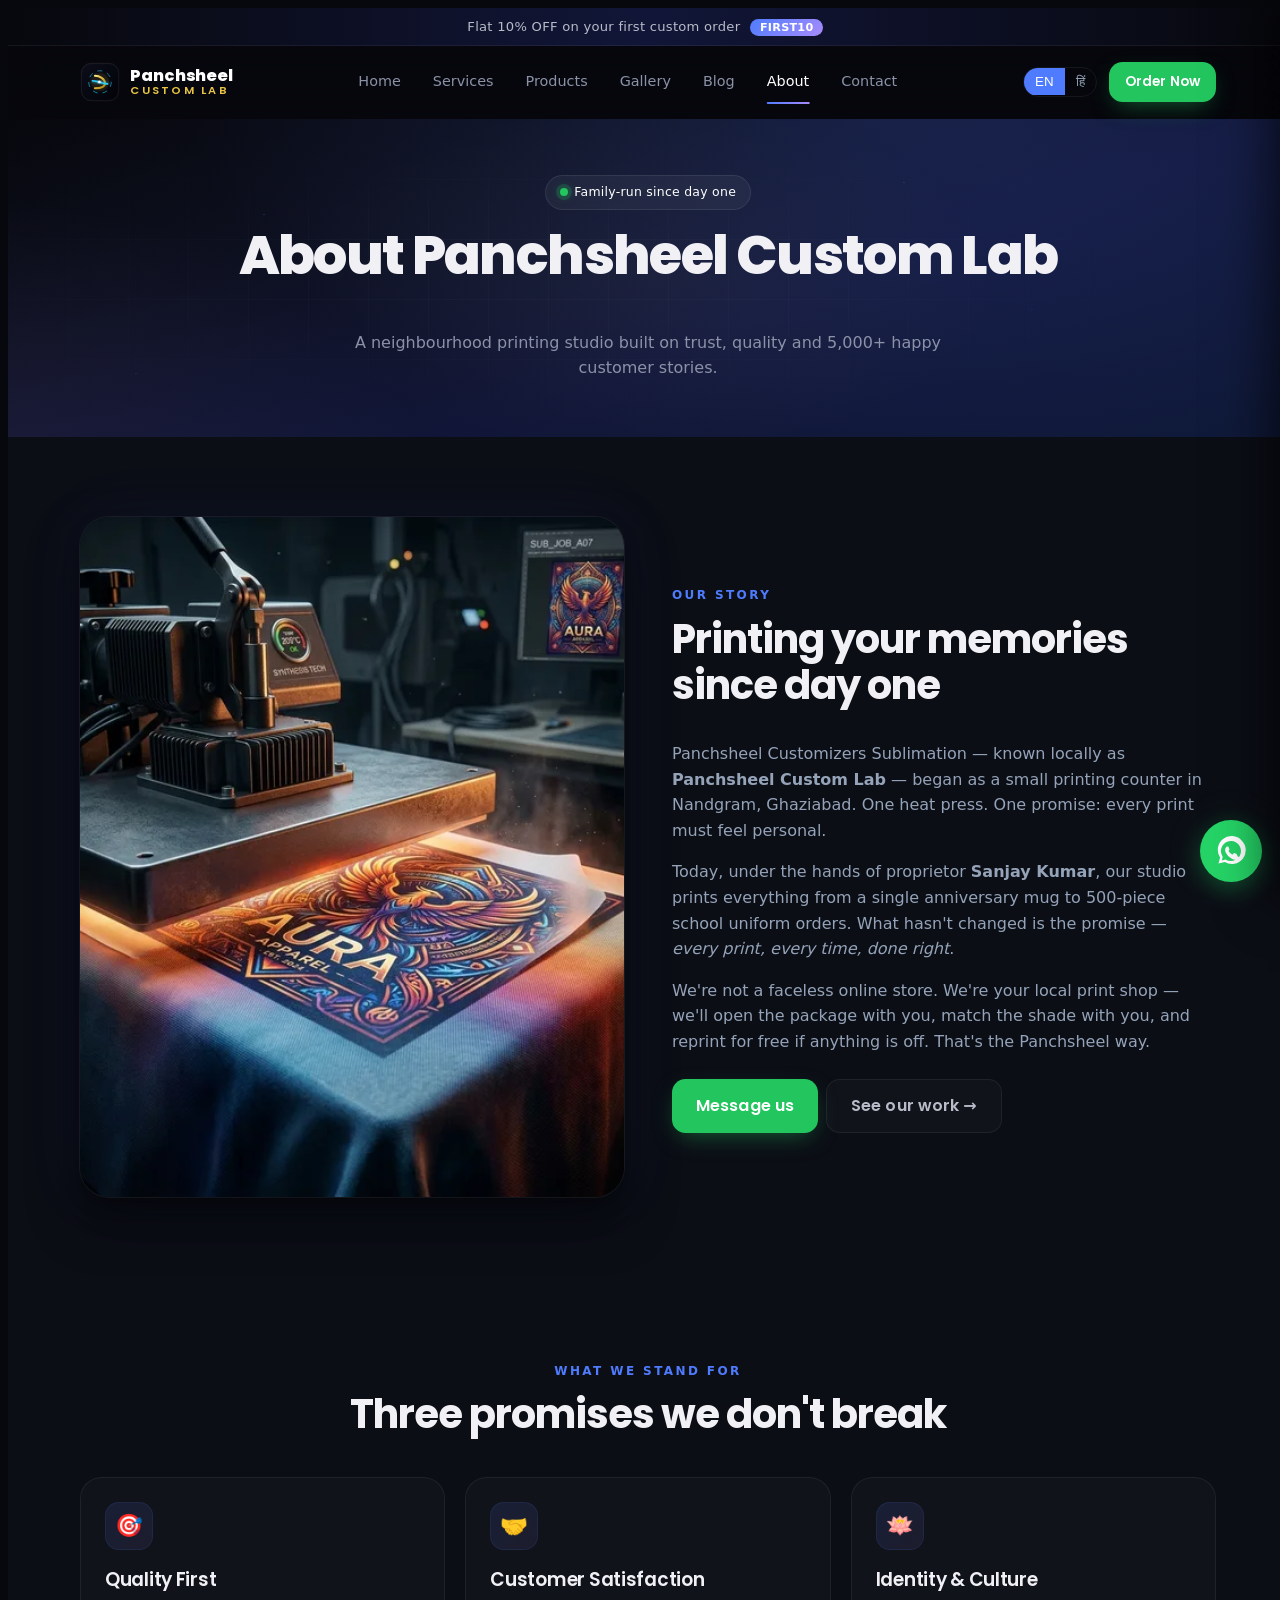
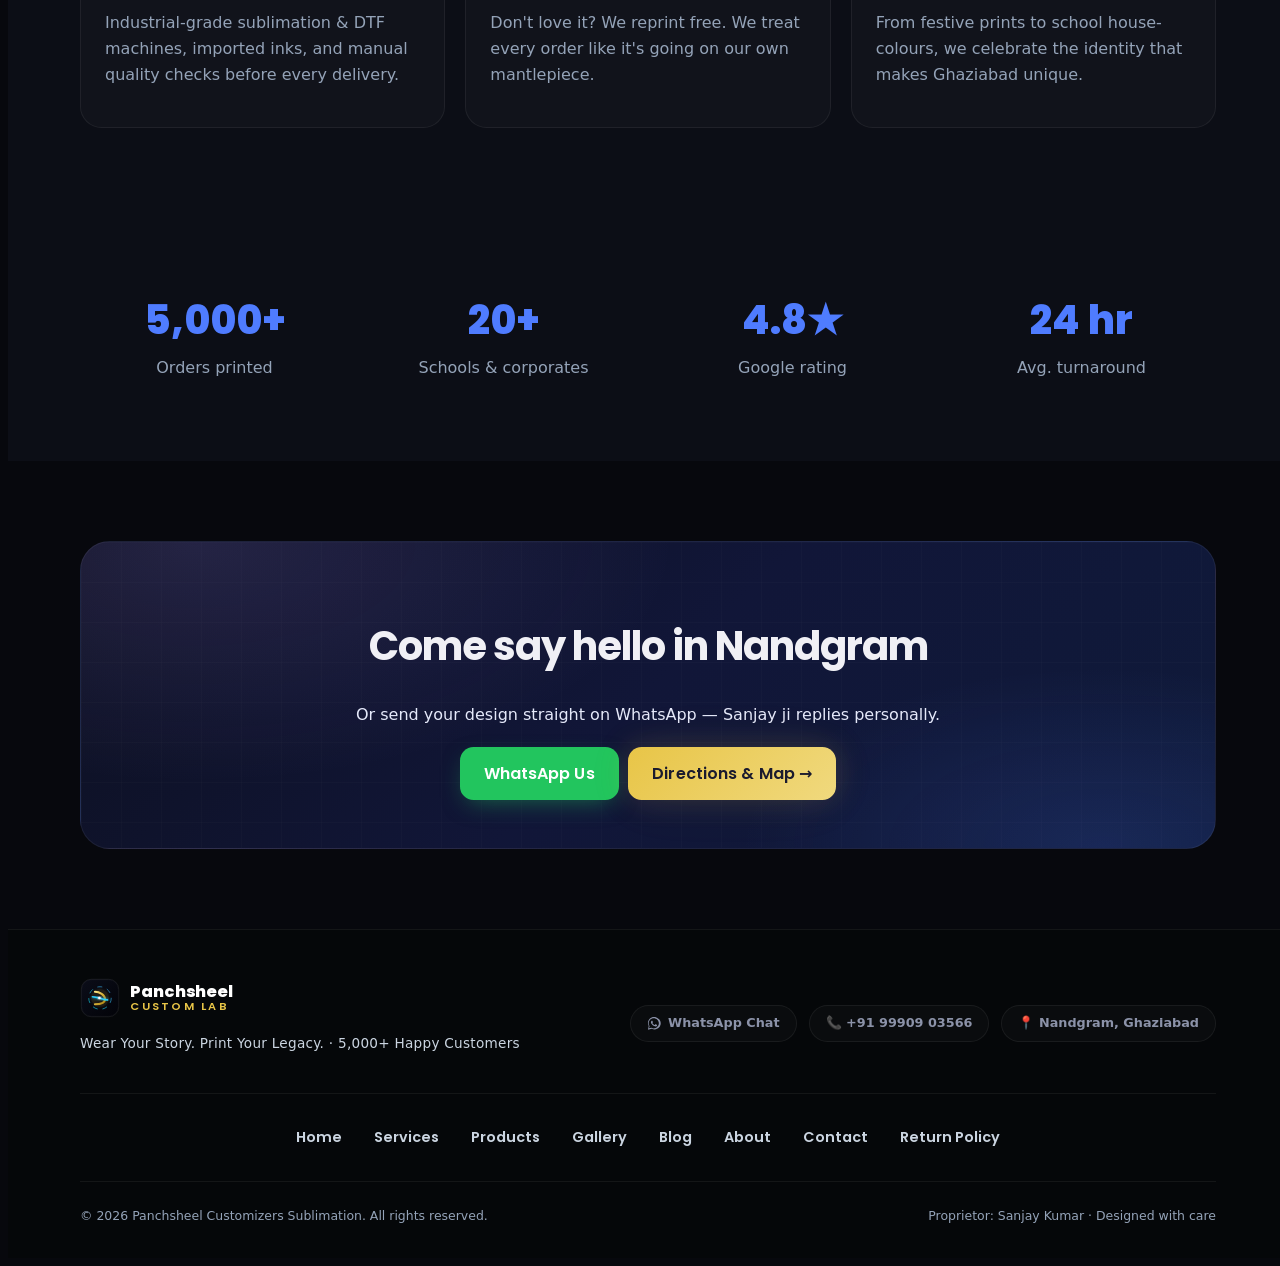
<file: about.html>
<!doctype html><html lang="en"><head>
<!-- Google tag (gtag.js) -->
<script async src="https://www.googletagmanager.com/gtag/js?id=G-S503NG6QSC"></script>
<script>
  window.dataLayer = window.dataLayer || [];
  function gtag(){dataLayer.push(arguments);}
  gtag('js', new Date());

  gtag('config', 'G-S503NG6QSC');
</script><meta charset="utf-8" /><meta name="viewport" content="width=device-width,initial-scale=1" /><title>About — Panchsheel Custom Lab | Trusted Printing Studio in Nandgram, Ghaziabad</title><meta name="description" content="Panchsheel Customizers Sublimation is a family-run printing studio in Nandgram, Ghaziabad, led by Sanjay Kumar. Quality, identity and customer-first service." /><link rel="canonical" href="https://panchsheelcustomlab.com/about" /><link rel="preconnect" href="https://fonts.googleapis.com"><link rel="preconnect" href="https://fonts.gstatic.com" crossorigin><link href="https://fonts.googleapis.com/css2?family=Poppins:wght@500;600;700;800&display=swap" rel="stylesheet" media="print" onload="this.media='all'" /><noscript><link href="https://fonts.googleapis.com/css2?family=Poppins:wght@500;600;700;800&display=swap" rel="stylesheet" /></noscript><link rel="stylesheet" href="assets/css/styles.min.css?v=5.0" media="print" onload="this.media='all'" /><noscript><link rel="stylesheet" href="assets/css/styles.min.css?v=5.0" /></noscript><link rel="stylesheet" href="assets/css/premium-theme.min.css?v=5.0" media="print" onload="this.media='all'" /><noscript><link rel="stylesheet" href="assets/css/premium-theme.min.css?v=5.0" /></noscript><link rel="icon" type="image/svg+xml" href="assets/img/logo.svg" /></head><body><div class="offer-bar" style="text-align:center;padding:.5rem 1rem">Flat 10% OFF on your first custom order <span class="badge-inline">FIRST10</span></div><header class="site-header"><div class="container-x" style="display:flex;align-items:center;justify-content:space-between;padding-top:1rem;padding-bottom:1rem"><a href="index.html" class="logo"><img src="assets/img/logo.svg?v=4.1" alt="" class="logo-mark" width="40" height="40"/><span class="logo-text"><span class="brand-line">Panchsheel</span><span class="sub-line">Custom Lab</span></span></a><nav class="hide-sm desktop-nav"><a href="index.html" class="nav-link" data-en="Home" data-hi="होम">Home</a><a href="services.html" class="nav-link" data-en="Services" data-hi="सेवाएं">Services</a><a href="products.html" class="nav-link" data-en="Products" data-hi="उत्पाद">Products</a><a href="gallery.html" class="nav-link" data-en="Gallery" data-hi="गैलरी">Gallery</a><a href="blog.html" class="nav-link" data-en="Blog" data-hi="ब्लॉग">Blog</a><a href="about.html" class="nav-link" data-en="About" data-hi="हमारे बारे में">About</a><a href="contact.html" class="nav-link" data-en="Contact" data-hi="संपर्क">Contact</a></nav><div style="display:flex;align-items:center;gap:.75rem"><div class="lang-toggle hide-sm"><button data-lang="en" class="active">EN</button><button data-lang="hi">हिं</button></div><a href="https://wa.me/919990903566?text=Hi%2C%20I%20want%20to%20order%20a%20custom%20print" class="btn btn-whats btn-sm hide-sm">Order Now</a><button id="navToggle" aria-label="Menu" class="menu-btn btn btn-ghost btn-sm" style="padding:.5rem"><svg width="22" height="22" viewBox="0 0 24 24" fill="none" stroke="currentColor" stroke-width="2"><path d="M4 6h16M4 12h16M4 18h16"/></svg></button></div></div></header><section class="hero on-dark" style="padding:3.5rem 0"><div class="container-x reveal" style="text-align:center"><span class="hero-badge"><span class="dot"></span><span data-en="Family-run since day one" data-hi="पहले दिन से पारिवारिक व्यवसाय">Family-run since day one</span></span><h1 class="title-xl" style="color:#fff;margin-top:1rem" data-en="About Panchsheel Custom Lab" data-hi="पंचशील कस्टम लैब के बारे में">About Panchsheel Custom Lab</h1><p style="color:#cdd5f0;max-width:620px;margin:1rem auto 0" data-en="A neighbourhood printing studio built on trust, quality and 5,000+ happy customer stories." data-hi="भरोसे, क्वालिटी और 5,000+ खुश ग्राहकों की कहानियों पर बना आपका अपना प्रिंटिंग स्टूडियो।">A neighbourhood printing studio built on trust, quality and 5,000+ happy customer stories.</p></div></section><section class="section"><div class="container-x grid-auto cols-2" style="align-items:center;gap:3rem"><div class="reveal"><img loading="lazy" src="assets/img/custom_process.webp" alt="Panchsheel Custom Lab studio in Nandgram Ghaziabad" style="border-radius:var(--r-xl);box-shadow:var(--shadow-lg);width:100%;aspect-ratio:4/5;object-fit:cover" width="600" height="600"></div><div class="reveal"><span class="eyebrow" data-en="Our Story" data-hi="हमारी कहानी">Our Story</span><h2 class="title-lg" style="margin-top:.6rem" data-en="Printing your memories since day one" data-hi="पहले ही दिन से आपकी यादों को प्रिंट कर रहे हैं">Printing your memories since day one</h2><p class="muted" style="margin-top:1rem" data-en="Panchsheel Customizers Sublimation — known locally as &lt;b&gt;Panchsheel Custom Lab&lt;/b&gt; — began as a small printing counter in Nandgram, Ghaziabad. One heat press. One promise: every print must feel personal." data-hi="पंचशील कस्टमाइज़र्स सब्लिमेशन — जिसे यहाँ <b>पंचशील कस्टम लैब</b> के नाम से जाना जाता है — नंदग्राम, गाज़ियाबाद में एक छोटे से प्रिंटिंग काउंटर के रूप में शुरू हुआ था। एक हीट प्रेस मशीन। एक वादा: हर प्रिंट में अपनापन होना चाहिए।">Panchsheel Customizers Sublimation — known locally as <b>Panchsheel Custom Lab</b> — began as a small printing counter in Nandgram, Ghaziabad. One heat press. One promise: every print must feel personal.</p><p class="muted" style="margin-top:.75rem" data-en="Today, under the hands of proprietor &lt;b&gt;Sanjay Kumar&lt;/b&gt;, our studio prints everything from a single anniversary mug to 500-piece school uniform orders. What hasn't changed is the promise — &lt;em&gt;every print, every time, done right&lt;/em&gt;." data-hi="आज, प्रोपराइटर <b>संजय कुमार</b> के नेतृत्व में, हमारा स्टूडियो एक एनिवर्सरी मग से लेकर 500-पीस स्कूल यूनिफॉर्म ऑर्डर तक सब कुछ प्रिंट करता है। जो चीज़ नहीं बदली है वह है हमारा वादा — <em>हर प्रिंट, हर बार, बिल्कुल सही</em>।">Today, under the hands of proprietor <b>Sanjay Kumar</b>, our studio prints everything from a single anniversary mug to 500-piece school uniform orders. What hasn't changed is the promise — <em>every print, every time, done right</em>.</p><p class="muted" style="margin-top:.75rem" data-en="We're not a faceless online store. We're your local print shop — we'll open the package with you, match the shade with you, and reprint for free if anything is off. That's the Panchsheel way." data-hi="हम कोई अनजान ऑनलाइन स्टोर नहीं हैं। हम आपके अपने लोकल प्रिंटर हैं — हम आपके साथ पैकेट खोलेंगे, आपके साथ शेड मिलाएंगे, और अगर कुछ भी गड़बड़ हुई तो बिना किसी शुल्क के फिर से प्रिंट करेंगे। यही पंचशील का तरीका है।">We're not a faceless online store. We're your local print shop — we'll open the package with you, match the shade with you, and reprint for free if anything is off. That's the Panchsheel way.</p><div style="display:flex;flex-wrap:wrap;gap:.5rem;margin-top:1.5rem"><a href="https://wa.me/919990903566?text=Hi%2C%20I%20want%20to%20visit%20your%20studio" class="btn btn-whats" data-en="Message us" data-hi="व्हाट्सएप करें">Message us</a><a href="gallery.html" class="btn btn-ghost" data-en="See our work →" data-hi="हमारा काम देखें →">See our work →</a></div></div></div></section><section class="section" style="background:var(--bg-soft)"><div class="container-x"><div class="section-head reveal"><span class="eyebrow" data-en="What We Stand For" data-hi="हमारे सिद्धांत">What We Stand For</span><h2 class="title-lg" style="margin-top:.5rem" data-en="Three promises we don't break" data-hi="तीन वादे जो हम कभी नहीं तोड़ते">Three promises we don't break</h2></div><div class="grid-auto cols-3"><div class="feature reveal"><div class="feature-ico">🎯</div><h3 data-en="Quality First" data-hi="सबसे पहले क्वालिटी">Quality First</h3><p class="muted" style="margin-top:.4rem" data-en="Industrial-grade sublimation &amp; DTF machines, imported inks, and manual quality checks before every delivery." data-hi="इंडस्ट्रियल-ग्रेड सब्लिमेशन और DTF मशीनें, इम्पोर्टेड इंक, और हर डिलीवरी से पहले मैनुअल क्वालिटी चेक।">Industrial-grade sublimation &amp; DTF machines, imported inks, and manual quality checks before every delivery.</p></div><div class="feature reveal"><div class="feature-ico">🤝</div><h3 data-en="Customer Satisfaction" data-hi="ग्राहकों की संतुष्टि">Customer Satisfaction</h3><p class="muted" style="margin-top:.4rem" data-en="Don't love it? We reprint free. We treat every order like it's going on our own mantlepiece." data-hi="पसंद नहीं आया? हम दोबारा प्रिंट करेंगे, वो भी फ्री। हम हर ऑर्डर को ऐसे बनाते हैं जैसे वो हमारे अपने घर के लिए हो।">Don't love it? We reprint free. We treat every order like it's going on our own mantlepiece.</p></div><div class="feature reveal"><div class="feature-ico">🪷</div><h3 data-en="Identity &amp; Culture" data-hi="पहचान और संस्कृति">Identity &amp; Culture</h3><p class="muted" style="margin-top:.4rem" data-en="From festive prints to school house-colours, we celebrate the identity that makes Ghaziabad unique." data-hi="त्योहारों के प्रिंट से लेकर स्कूल के हाउस-कलर तक, हम उस पहचान का सम्मान करते हैं जो गाज़ियाबाद को खास बनाती है।">From festive prints to school house-colours, we celebrate the identity that makes Ghaziabad unique.</p></div></div></div></section><section class="section"><div class="container-x grid-auto cols-4" style="text-align:center"><div class="reveal"><div style="font-family:'Poppins';font-weight:800;font-size:2.5rem;color:var(--brand)">5,000+</div><div class="muted" style="margin-top:.2rem" data-en="Orders printed" data-hi="ऑर्डर प्रिंट किए">Orders printed</div></div><div class="reveal"><div style="font-family:'Poppins';font-weight:800;font-size:2.5rem;color:var(--brand)">20+</div><div class="muted" style="margin-top:.2rem" data-en="Schools &amp; corporates" data-hi="स्कूल और कॉर्पोरेट">Schools & corporates</div></div><div class="reveal"><div style="font-family:'Poppins';font-weight:800;font-size:2.5rem;color:var(--brand)">4.8★</div><div class="muted" style="margin-top:.2rem" data-en="Google rating" data-hi="गूगल रेटिंग">Google rating</div></div><div class="reveal"><div style="font-family:'Poppins';font-weight:800;font-size:2.5rem;color:var(--brand)">24 hr</div><div class="muted" style="margin-top:.2rem" data-en="Avg. turnaround" data-hi="औसत डिलीवरी समय">Avg. turnaround</div></div></div></section><section class="section"><div class="container-x"><div class="strip reveal" style="padding:3rem 2rem;text-align:center"><h2 class="title-lg" style="color:#fff" data-en="Come say hello in Nandgram" data-hi="नंदग्राम आकर मिलें">Come say hello in Nandgram</h2><p style="color:#e5e9fa;margin-top:.6rem" data-en="Or send your design straight on WhatsApp — Sanjay ji replies personally." data-hi="या सीधे व्हाट्सएप पर अपना डिज़ाइन भेजें — संजय जी खुद जवाब देंगे。">Or send your design straight on WhatsApp — Sanjay ji replies personally.</p><div style="display:flex;gap:.6rem;flex-wrap:wrap;justify-content:center;margin-top:1.2rem"><a href="https://wa.me/919990903566?text=Hi%2C%20I%20want%20to%20order%20a%20custom%20print" class="btn btn-whats" data-en="WhatsApp Us" data-hi="व्हाट्सएप करें">WhatsApp Us</a><a href="contact.html" class="btn btn-gold" data-en="Directions &amp; Map →" data-hi="नक्शा और रास्ता →">Directions & Map →</a></div></div></div></section><footer class="site-footer"><div class="container-x footer-compact-wrap"><div class="footer-compact-top"><div class="on-dark"><a href="index.html" class="logo"><img src="assets/img/logo.svg?v=4.1" alt="" class="logo-mark" width="36" height="36"><span class="logo-text"><span class="brand-line">Panchsheel</span><span class="sub-line">Custom Lab</span></span></a><p class="footer-tagline" data-en="Wear Your Story. Print Your Legacy. · 5,000+ Happy Customers" data-hi="यादों को दें अनमोल रूप, प्रिंट्स जो रहें हमेशा संग · 5,000+ खुश ग्राहक">Wear Your Story. Print Your Legacy. · 5,000+ Happy Customers</p></div><div class="footer-contact-chips"><a href="https://wa.me/919990903566?text=Hi%2C%20I%20want%20to%20order%20a%20custom%20print" class="contact-chip wa" target="_blank" rel="noopener"><svg width="14" height="14" viewBox="0 0 448 512" fill="currentColor"><path d="M380.9 97.1C339 55.1 283.2 32 223.9 32c-122.4 0-222 99.6-222 222 0 39.1 10.2 77.3 29.6 111L3 499l138.5-36.3c32.6 17.8 69 27.2 106.4 27.2 122.4 0 222-99.6 222-222 0-59.3-23-115.1-65-157.1zM223.9 459c-33.2 0-65.7-8.9-94-25.7l-6.7-4-82.4 21.6 22-80.3-4.4-7c-18.5-29.4-28.2-63.3-28.2-98.2 0-101.7 82.8-184.5 184.6-184.5 49.3 0 95.6 19.2 130.4 54.1 34.8 34.9 56.2 81.2 56.1 130.5 0 101.8-84.9 184.6-186.6 184.6zm101.2-138.2c-5.5-2.8-32.8-16.2-37.9-18-5.1-1.9-8.8-2.8-12.5 2.8-3.7 5.6-14.3 18-17.6 21.8-3.2 3.7-6.5 4.2-12 1.4-32.6-16.3-54-29.1-75.5-66-5.7-9.8 5.7-9.1 16.3-30.3 1.8-3.7.9-6.9-.5-9.7-1.4-2.8-12.5-30.1-17.1-41.2-4.5-10.8-9.1-9.3-12.5-9.5-3.2-.2-6.9-.2-10.6-.2-3.7 0-9.7 1.4-14.8 6.9-5.1 5.6-19.4 19-19.4 46.3 0 27.3 19.9 53.7 22.6 57.4 2.8 3.7 39.1 59.7 94.8 83.8 35.2 15.2 49 16.5 66.6 13.9 10.7-1.6 32.8-13.4 37.4-26.4 4.6-13 4.6-24.1 3.2-26.4-1.3-2.5-5-3.9-10.5-6.6z"/></svg><span data-en="WhatsApp Chat" data-hi="व्हाट्सएप चैट">WhatsApp Chat</span></a><a href="tel:+919990903566" class="contact-chip tel"><span>📞 +91 99909 03566</span></a><a href="https://share.google/9djJrCFrVhPnkyvvI" target="_blank" rel="noopener" class="contact-chip map"><span data-en="📍 Nandgram, Ghaziabad" data-hi="📍 नंदग्राम, गाज़ियाबाद">📍 Nandgram, Ghaziabad</span></a></div></div><div class="footer-compact-links"><a href="index.html" data-en="Home" data-hi="होम">Home</a><a href="services.html" data-en="Services" data-hi="सेवाएं">Services</a><a href="products.html" data-en="Products" data-hi="उत्पाद">Products</a><a href="gallery.html" data-en="Gallery" data-hi="गैलरी">Gallery</a><a href="blog.html" data-en="Blog" data-hi="ब्लॉग">Blog</a><a href="about.html" data-en="About" data-hi="हमारे बारे में">About</a><a href="contact.html" data-en="Contact" data-hi="संपर्क">Contact</a><a href="return-policy.html" data-en="Return Policy" data-hi="रिटर्न पॉलिसी">Return Policy</a></div><div class="footer-compact-bottom"><div>© <span id="yr"></span> Panchsheel Customizers Sublimation. All rights reserved.</div><div data-en="Proprietor: Sanjay Kumar · Designed with care" data-hi="प्रोपराइटर: संजय कुमार · निष्ठापूर्वक निर्मित">Proprietor: Sanjay Kumar · Designed with care</div></div></div></footer><a href="https://wa.me/919990903566?text=Hi%2C%20I%20want%20to%20order%20a%20custom%20print" class="fab-whats" aria-label="Chat on WhatsApp"><svg width="30" height="30" viewBox="0 0 24 24" fill="currentColor"><path d="M20.5 3.5A11 11 0 0 0 3.3 17.1L2 22l5-1.3a11 11 0 0 0 13.5-17.2zM12 20a8 8 0 0 1-4.1-1.1l-.3-.2-3 .8.8-2.9-.2-.3A8 8 0 1 1 12 20zm4.4-5.6c-.2-.1-1.4-.7-1.7-.8-.2-.1-.3-.1-.5.1s-.6.8-.7.9c-.1.2-.3.2-.5.1-1.2-.6-2-1.1-2.9-2.5-.2-.4.2-.4.6-1.2.1-.2.1-.3 0-.5-.1-.1-.5-1.3-.7-1.7-.2-.4-.4-.4-.5-.4H9c-.2 0-.5.1-.7.3-.3.3-1 1-1 2.4s1 2.8 1.1 3c.1.2 2 3 4.7 4.2 1.8.7 2.4.8 3.2.7.5-.1 1.4-.6 1.6-1.2.2-.6.2-1.1.1-1.2-.1-.1-.2-.2-.5-.3z"/></svg></a><div class="mobile-sticky-bar"><div class="sticky-bar-text"><span class="sticky-bar-title" data-en="Custom Printing Quote" data-hi="कस्टम प्रिंटिंग कोट">Custom Printing Quote</span><span class="sticky-bar-sub" data-en="Talk directly to Sanjay ji" data-hi="संजय जी से व्हाट्सएप पर बात करें">Talk directly to Sanjay ji</span></div><a href="https://wa.me/919990903566?text=Hi%20Sanjay%20ji%2C%20I%20visited%20your%20website%20and%20want%20to%20get%20a%20printing%20quote" class="btn btn-whats sticky-bar-btn" target="_blank" rel="noopener"><svg width="14" height="14" viewBox="0 0 24 24" fill="currentColor" style="display:inline-block;vertical-align:middle;margin-right:3px"><path d="M20.5 3.5A11 11 0 0 0 3.3 17.1L2 22l5-1.3a11 11 0 0 0 13.5-17.2zM12 20a8 8 0 0 1-4.1-1.1l-.3-.2-3 .8.8-2.9-.2-.3A8 8 0 1 1 12 20zm4.4-5.6c-.2-.1-1.4-.7-1.7-.8-.2-.1-.3-.1-.5.1s-.6.8-.7.9c-.1.2-.3.2-.5.1-1.2-.6-2-1.1-2.9-2.5-.2-.4.2-.4.6-1.2.1-.2.1-.3 0-.5-.1-.1-.5-1.3-.7-1.7-.2-.4-.4-.4-.5-.4H9c-.2 0-.5.1-.7.3-.3.3-1 1-1 2.4s1 2.8 1.1 3c.1.2 2 3 4.7 4.2 1.8.7 2.4.8 3.2.7.5-.1 1.4-.6 1.6-1.2.2-.6.2-1.1.1-1.2-.1-.1-.2-.2-.5-.3z"/></svg><span data-en="WhatsApp Chat" data-hi="व्हाट्सएप चैट">WhatsApp Chat</span></a></div><script src="assets/js/main.min.js?v=5.0" defer></script></body></html>
</file>
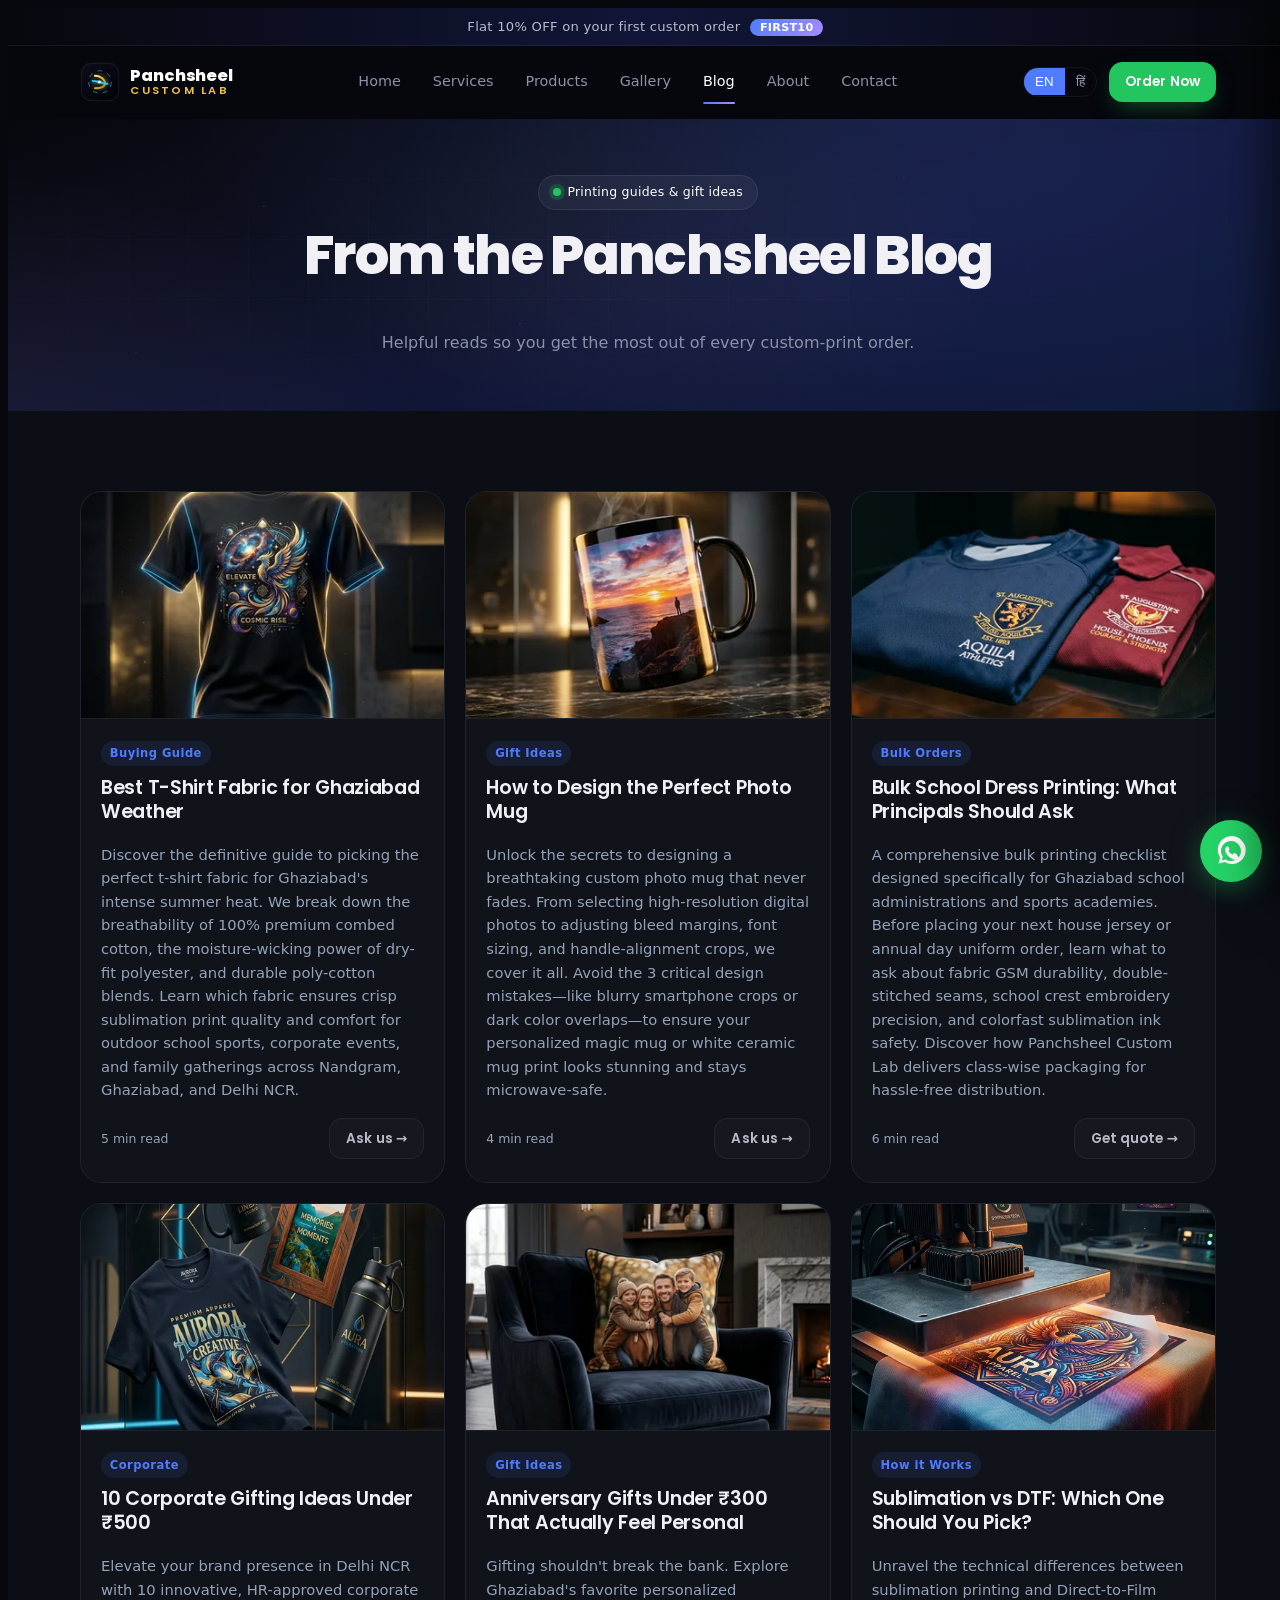
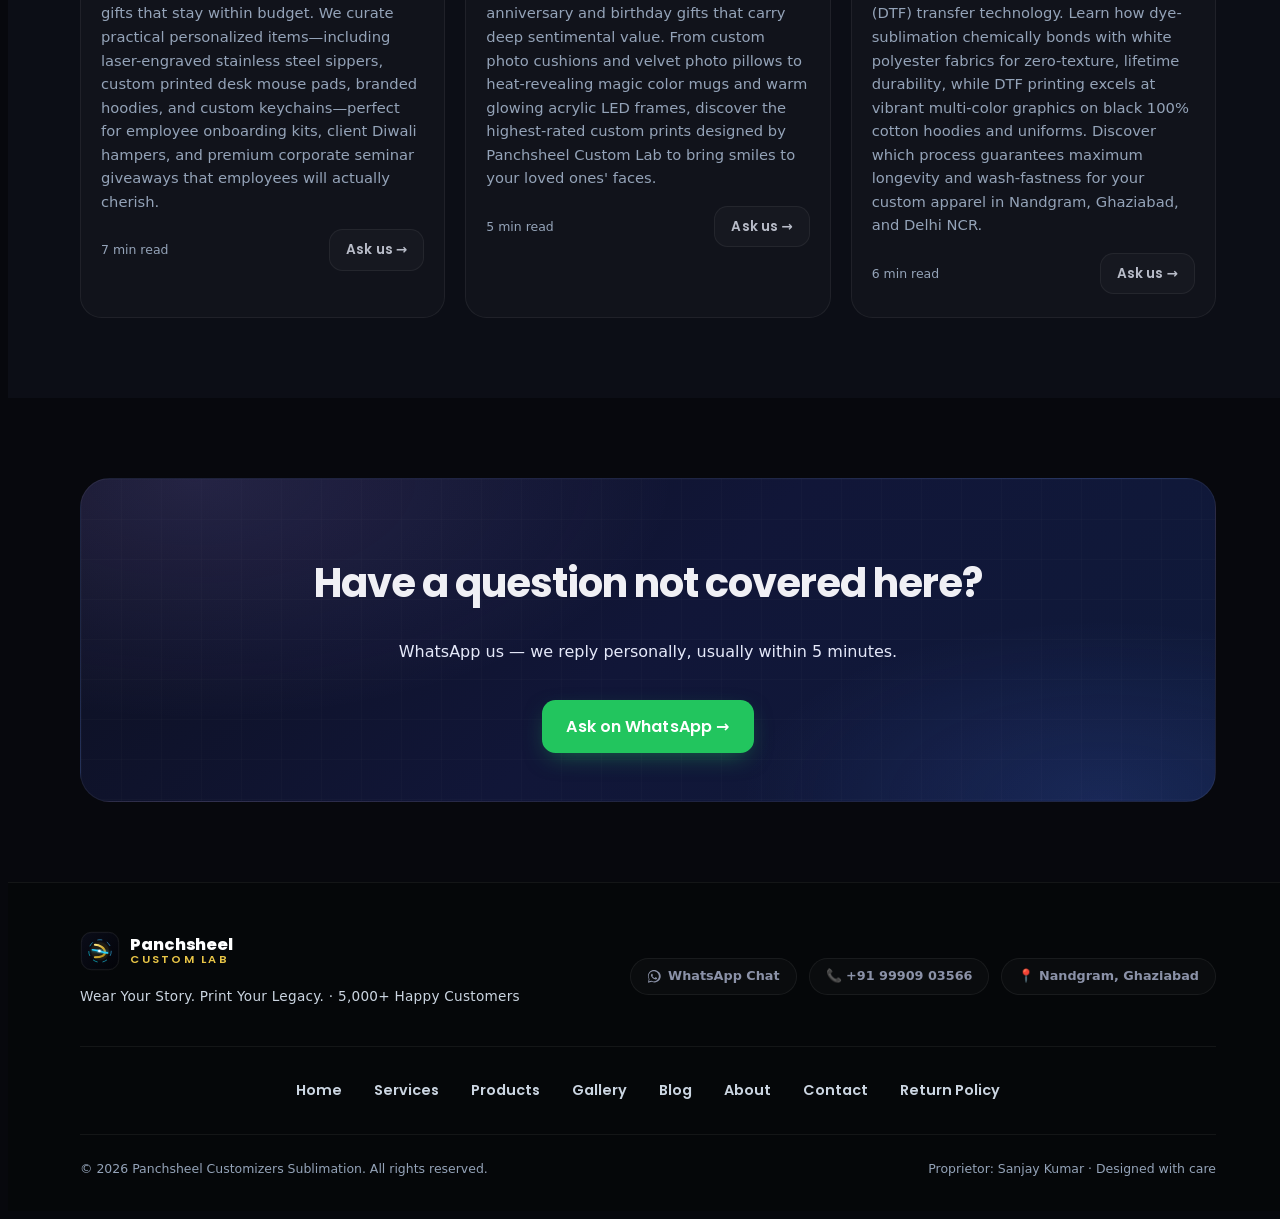
<file: blog.html>
<!doctype html><html lang="en"><head>
<!-- Google tag (gtag.js) -->
<script async src="https://www.googletagmanager.com/gtag/js?id=G-S503NG6QSC"></script>
<script>
  window.dataLayer = window.dataLayer || [];
  function gtag(){dataLayer.push(arguments);}
  gtag('js', new Date());

  gtag('config', 'G-S503NG6QSC');
</script><meta charset="utf-8" /><meta name="viewport" content="width=device-width,initial-scale=1" /><title>Blog — Custom Printing Guides &amp; Gift Ideas | Panchsheel Custom Lab</title><meta name="description" content="Gift ideas, custom-printing tips, and buying guides for t-shirts, mugs and bulk orders in Ghaziabad." /><link rel="canonical" href="https://panchsheelcustomlab.com/blog" /><link rel="preconnect" href="https://fonts.googleapis.com"><link rel="preconnect" href="https://fonts.gstatic.com" crossorigin><link href="https://fonts.googleapis.com/css2?family=Poppins:wght@500;600;700;800&display=swap" rel="stylesheet" media="print" onload="this.media='all'" /><noscript><link href="https://fonts.googleapis.com/css2?family=Poppins:wght@500;600;700;800&display=swap" rel="stylesheet" /></noscript><link rel="stylesheet" href="assets/css/styles.min.css?v=5.0" media="print" onload="this.media='all'" /><noscript><link rel="stylesheet" href="assets/css/styles.min.css?v=5.0" /></noscript><link rel="stylesheet" href="assets/css/premium-theme.min.css?v=5.0" media="print" onload="this.media='all'" /><noscript><link rel="stylesheet" href="assets/css/premium-theme.min.css?v=5.0" /></noscript><link rel="icon" type="image/svg+xml" href="assets/img/logo.svg" /></head><body><div class="offer-bar" style="text-align:center;padding:.5rem 1rem">Flat 10% OFF on your first custom order <span class="badge-inline">FIRST10</span></div><header class="site-header"><div class="container-x" style="display:flex;align-items:center;justify-content:space-between;padding-top:1rem;padding-bottom:1rem"><a href="index.html" class="logo"><img src="assets/img/logo.svg?v=4.1" alt="" class="logo-mark" width="40" height="40"/><span class="logo-text"><span class="brand-line">Panchsheel</span><span class="sub-line">Custom Lab</span></span></a><nav class="hide-sm desktop-nav"><a href="index.html" class="nav-link" data-en="Home" data-hi="होम">Home</a><a href="services.html" class="nav-link" data-en="Services" data-hi="सेवाएं">Services</a><a href="products.html" class="nav-link" data-en="Products" data-hi="उत्पाद">Products</a><a href="gallery.html" class="nav-link" data-en="Gallery" data-hi="गैलरी">Gallery</a><a href="blog.html" class="nav-link" data-en="Blog" data-hi="ब्लॉग">Blog</a><a href="about.html" class="nav-link" data-en="About" data-hi="हमारे बारे में">About</a><a href="contact.html" class="nav-link" data-en="Contact" data-hi="संपर्क">Contact</a></nav><div style="display:flex;align-items:center;gap:.75rem"><div class="lang-toggle hide-sm"><button data-lang="en" class="active">EN</button><button data-lang="hi">हिं</button></div><a href="https://wa.me/919990903566?text=Hi%2C%20I%20want%20to%20order%20a%20custom%20print" class="btn btn-whats btn-sm hide-sm" data-en="Order Now" data-hi="अभी ऑर्डर करें">Order Now</a><button id="navToggle" aria-label="Menu" class="menu-btn btn btn-ghost btn-sm" style="padding:.5rem"><svg width="22" height="22" viewBox="0 0 24 24" fill="none" stroke="currentColor" stroke-width="2"><path d="M4 6h16M4 12h16M4 18h16"/></svg></button></div></div></header><section class="hero on-dark" style="padding:3.5rem 0"><div class="container-x reveal" style="text-align:center"><span class="hero-badge"><span class="dot"></span><span data-en="Printing guides &amp; gift ideas" data-hi="प्रिंटिंग गाइड्स और गिफ्ट आइडियाज">Printing guides &amp; gift ideas</span></span><h1 class="title-xl" style="color:#fff;margin-top:1rem" data-en="From the Panchsheel Blog" data-hi="पंचशील ब्लॉग से">From the Panchsheel Blog</h1><p style="color:#cdd5f0;max-width:620px;margin:1rem auto 0" data-en="Helpful reads so you get the most out of every custom-print order." data-hi="मददगार लेख ताकि आप हर कस्टम-प्रिंट ऑर्डर का पूरा लाभ उठा सकें।">Helpful reads so you get the most out of every custom-print order.</p></div></section><section class="section"><div class="container-x grid-auto cols-2 cols-3"><article class="blog-card reveal"><div class="cover"><img loading="lazy" src="assets/img/custom_tshirt.webp" alt="Best fabric for t-shirt printing Ghaziabad weather" width="400" height="400"></div><div class="meta"><span class="tag" data-en="Buying Guide" data-hi="बाइंग गाइड">Buying Guide</span><h3 style="margin-top:.6rem;font-size:1.2rem" data-en="Best T-Shirt Fabric for Ghaziabad Weather" data-hi="गाज़ियाबाद के मौसम के लिए बेस्ट टी-शर्ट फैब्रिक">Best T-Shirt Fabric for Ghaziabad Weather</h3><p class="muted" style="margin-top:.5rem;font-size:.92rem" data-en="Discover the definitive guide to picking the perfect t-shirt fabric for Ghaziabad's intense summer heat. We break down the breathability of 100% premium combed cotton, the moisture-wicking power of dry-fit polyester, and durable poly-cotton blends. Learn which fabric ensures crisp sublimation print quality and comfort for outdoor school sports, corporate events, and family gatherings across Nandgram, Ghaziabad, and Delhi NCR." data-hi="गाज़ियाबाद की तेज़ गर्मियों के लिए परफेक्ट टी-शर्ट फैब्रिक चुनने की पूरी जानकारी। जानें 100% प्रीमियम कॉटन, मॉइस्चर-विकिंग ड्राई-फिट पॉलिएस्टर और टिकाऊ पॉली-कॉटन ब्लेंड्स के बीच का अंतर। नंदग्राम और दिल्ली NCR में स्कूल स्पोर्ट्स, कॉर्पोरेट इवेंट्स और फैमिली फंक्शन्स के लिए कौन सा फैब्रिक सबसे आरामदायक है और किस पर सब्लिमेशन प्रिंट सबसे चमकदार आता है, यहाँ पढ़ें।">Discover the definitive guide to picking the perfect t-shirt fabric for Ghaziabad's intense summer heat. We break down the breathability of 100% premium combed cotton, the moisture-wicking power of dry-fit polyester, and durable poly-cotton blends. Learn which fabric ensures crisp sublimation print quality and comfort for outdoor school sports, corporate events, and family gatherings across Nandgram, Ghaziabad, and Delhi NCR.</p><div style="margin-top:1rem;display:flex;justify-content:space-between;align-items:center"><span style="font-size:.78rem;color:var(--muted)" data-en="5 min read" data-hi="5 मिनट का पाठ">5 min read</span><a href="https://wa.me/919990903566?text=Hi%2C%20I%20want%20help%20choosing%20fabric" class="btn btn-ghost btn-sm" data-en="Ask us →" data-hi="हमसे पूछें →">Ask us →</a></div></div></article><article class="blog-card reveal"><div class="cover"><img loading="lazy" src="assets/img/custom_mug.webp" alt="How to design a photo mug" width="400" height="400"></div><div class="meta"><span class="tag" data-en="Gift Ideas" data-hi="गिफ्ट आइडियाज">Gift Ideas</span><h3 style="margin-top:.6rem;font-size:1.2rem" data-en="How to Design the Perfect Photo Mug" data-hi="एक परफेक्ट फोटो मग कैसे डिज़ाइन करें">How to Design the Perfect Photo Mug</h3><p class="muted" style="margin-top:.5rem;font-size:.92rem" data-en="Unlock the secrets to designing a breathtaking custom photo mug that never fades. From selecting high-resolution digital photos to adjusting bleed margins, font sizing, and handle-alignment crops, we cover it all. Avoid the 3 critical design mistakes—like blurry smartphone crops or dark color overlaps—to ensure your personalized magic mug or white ceramic mug print looks stunning and stays microwave-safe." data-hi="सालों-साल चलने वाले एक बेहतरीन कस्टम फोटो मग को डिज़ाइन करने के सीक्रेट्स। हाई-रेजोल्यूशन डिजिटल फोटो चुनने, ब्लीड मार्जिन सेट करने, फॉन्ट साइज और हैंडल एलाइनमेंट सेट करने की पूरी गाइड। धुंधली तस्वीरों और डार्क कलर्स ओवरलैप जैसी 3 आम गलतियों से बचें ताकि आपका पर्सनलाइज्ड मैजिक मग या सफ़ेद सिरेमिक मग प्रिंट हमेशा माइक्रोवेव-सुरक्षित और चमकदार दिखे।">Unlock the secrets to designing a breathtaking custom photo mug that never fades. From selecting high-resolution digital photos to adjusting bleed margins, font sizing, and handle-alignment crops, we cover it all. Avoid the 3 critical design mistakes—like blurry smartphone crops or dark color overlaps—to ensure your personalized magic mug or white ceramic mug print looks stunning and stays microwave-safe.</p><div style="margin-top:1rem;display:flex;justify-content:space-between;align-items:center"><span style="font-size:.78rem;color:var(--muted)" data-en="4 min read" data-hi="4 मिनट का पाठ">4 min read</span><a href="https://wa.me/919990903566?text=Hi%2C%20I%20want%20to%20design%20a%20photo%20mug" class="btn btn-ghost btn-sm" data-en="Ask us →" data-hi="हमसे पूछें →">Ask us →</a></div></div></article><article class="blog-card reveal"><div class="cover"><img loading="lazy" src="assets/img/custom_school_dress.webp?v=4.1" alt="Bulk school uniform printing Ghaziabad" width="400" height="400"></div><div class="meta"><span class="tag" data-en="Bulk Orders" data-hi="बल्क ऑर्डर्स">Bulk Orders</span><h3 style="margin-top:.6rem;font-size:1.2rem" data-en="Bulk School Dress Printing: What Principals Should Ask" data-hi="बल्क स्कूल ड्रेस प्रिंटिंग: प्रधानाध्यापक को क्या पूछना चाहिए">Bulk School Dress Printing: What Principals Should Ask</h3><p class="muted" style="margin-top:.5rem;font-size:.92rem" data-en="A comprehensive bulk printing checklist designed specifically for Ghaziabad school administrations and sports academies. Before placing your next house jersey or annual day uniform order, learn what to ask about fabric GSM durability, double-stitched seams, school crest embroidery precision, and colorfast sublimation ink safety. Discover how Panchsheel Custom Lab delivers class-wise packaging for hassle-free distribution." data-hi="गाज़ियाबाद के स्कूलों और स्पोर्ट्स अकादमियों के लिए बल्क प्रिंटिंग की पूरी चेकलिस्ट। स्कूल हाउस जर्सी या एनुअल-डे यूनिफॉर्म का ऑर्डर देने से पहले जानें कि फैब्रिक GSM, डबल-स्टिच्ड सिलाई, स्कूल लोगो कढ़ाई (एंब्रॉयडरी) की बारीकी और सब्लिमेशन इंक की सुरक्षा के बारे में क्या पूछना जरूरी है। जानें कि कैसे पंचशील कस्टम लैब डिस्ट्रीब्यूशन को आसान बनाने के लिए क्लास-वाइज़ पैकिंग प्रदान करता है।">A comprehensive bulk printing checklist designed specifically for Ghaziabad school administrations and sports academies. Before placing your next house jersey or annual day uniform order, learn what to ask about fabric GSM durability, double-stitched seams, school crest embroidery precision, and colorfast sublimation ink safety. Discover how Panchsheel Custom Lab delivers class-wise packaging for hassle-free distribution.</p><div style="margin-top:1rem;display:flex;justify-content:space-between;align-items:center"><span style="font-size:.78rem;color:var(--muted)" data-en="6 min read" data-hi="6 मिनट का पाठ">6 min read</span><a href="https://wa.me/919990903566?text=Hi%2C%20I%20want%20school%20uniform%20quotation" class="btn btn-ghost btn-sm" data-en="Get quote →" data-hi="कोटेशन लें →">Get quote →</a></div></div></article><article class="blog-card reveal"><div class="cover"><img loading="lazy" src="assets/img/hero_presentation.webp" alt="Corporate gifting ideas" width="500" height="625"></div><div class="meta"><span class="tag" data-en="Corporate" data-hi="कॉर्पोरेट">Corporate</span><h3 style="margin-top:.6rem;font-size:1.2rem" data-en="10 Corporate Gifting Ideas Under ₹500" data-hi="₹500 के अंदर 10 बेहतरीन कॉर्पोरेट गिफ्ट्स">10 Corporate Gifting Ideas Under ₹500</h3><p class="muted" style="margin-top:.5rem;font-size:.92rem" data-en="Elevate your brand presence in Delhi NCR with 10 innovative, HR-approved corporate gifts that stay within budget. We curate practical personalized items—including laser-engraved stainless steel sippers, custom printed desk mouse pads, branded hoodies, and custom keychains—perfect for employee onboarding kits, client Diwali hampers, and premium corporate seminar giveaways that employees will actually cherish." data-hi="दिल्ली NCR में अपने ब्रांड को प्रमोट करने के लिए ₹500 के अंदर 10 बेहतरीन, HR-द्वारा स्वीकृत कॉर्पोरेट गिफ्ट्स। हमने चुने हैं सबसे उपयोगी पर्सनलाइज्ड गिफ्ट्स—जैसे लेज़र-प्रिंटेड स्टील सिपर बोतलें, कस्टम प्रिंटेड डेस्क माउस पैड्स, ब्रांडेड हुडीज़ और कस्टम कीचेन्स—जो कर्मचारी ऑनबोर्डिंग किट्स, क्लाइंट दिवाली हैम्पर्स और कॉर्पोरेट सेमिनार के लिए सबसे उपयुक्त और यादगार हैं।">Elevate your brand presence in Delhi NCR with 10 innovative, HR-approved corporate gifts that stay within budget. We curate practical personalized items—including laser-engraved stainless steel sippers, custom printed desk mouse pads, branded hoodies, and custom keychains—perfect for employee onboarding kits, client Diwali hampers, and premium corporate seminar giveaways that employees will actually cherish.</p><div style="margin-top:1rem;display:flex;justify-content:space-between;align-items:center"><span style="font-size:.78rem;color:var(--muted)" data-en="7 min read" data-hi="7 मिनट का पाठ">7 min read</span><a href="https://wa.me/919990903566?text=Hi%2C%20I%20want%20corporate%20gift%20ideas" class="btn btn-ghost btn-sm" data-en="Ask us →" data-hi="हमसे पूछें →">Ask us →</a></div></div></article><article class="blog-card reveal"><div class="cover"><img loading="lazy" src="assets/img/custom_pillow.webp" alt="Photo pillow gift for anniversary" width="400" height="400"></div><div class="meta"><span class="tag" data-en="Gift Ideas" data-hi="गिफ्ट आइडियाज">Gift Ideas</span><h3 style="margin-top:.6rem;font-size:1.2rem" data-en="Anniversary Gifts Under ₹300 That Actually Feel Personal" data-hi="₹300 के अंदर सालगिरह के गिफ्ट्स जिनमें है अपनापन">Anniversary Gifts Under ₹300 That Actually Feel Personal</h3><p class="muted" style="margin-top:.5rem;font-size:.92rem" data-en="Gifting shouldn't break the bank. Explore Ghaziabad's favorite personalized anniversary and birthday gifts that carry deep sentimental value. From custom photo cushions and velvet photo pillows to heat-revealing magic color mugs and warm glowing acrylic LED frames, discover the highest-rated custom prints designed by Panchsheel Custom Lab to bring smiles to your loved ones' faces." data-hi="उपहार देने के लिए महंगे बजट की ज़रूरत नहीं है। गाज़ियाबाद में शादी की सालगिरह और जन्मदिन के लिए सबसे लोकप्रिय पर्सनलाइज्ड गिफ्ट्स की लिस्ट, जो दिलों को छू लें। कस्टम फोटो कुशन और मखमली तकियों से लेकर गर्मी से तस्वीर दिखाने वाले मैजिक मग और पीली रोशनी वाले एक्रिलिक LED फ्रेम्स तक, जानें पंचशील कस्टम लैब द्वारा तैयार किए गए सबसे लोकप्रिय उपहारों की पूरी रेंज।">Gifting shouldn't break the bank. Explore Ghaziabad's favorite personalized anniversary and birthday gifts that carry deep sentimental value. From custom photo cushions and velvet photo pillows to heat-revealing magic color mugs and warm glowing acrylic LED frames, discover the highest-rated custom prints designed by Panchsheel Custom Lab to bring smiles to your loved ones' faces.</p><div style="margin-top:1rem;display:flex;justify-content:space-between;align-items:center"><span style="font-size:.78rem;color:var(--muted)" data-en="5 min read" data-hi="5 मिनट का पाठ">5 min read</span><a href="https://wa.me/919990903566?text=Hi%2C%20I%20want%20an%20anniversary%20gift%20idea" class="btn btn-ghost btn-sm" data-en="Ask us →" data-hi="हमसे पूछें →">Ask us →</a></div></div></article><article class="blog-card reveal"><div class="cover"><img loading="lazy" src="assets/img/custom_process.webp?v=4.1" alt="Sublimation vs DTF printing" width="600" height="600"></div><div class="meta"><span class="tag" data-en="How it Works" data-hi="काम कैसे करता है">How it Works</span><h3 style="margin-top:.6rem;font-size:1.2rem" data-en="Sublimation vs DTF: Which One Should You Pick?" data-hi="सब्लिमेशन vs DTF: आपको कौन सा चुनना चाहिए?">Sublimation vs DTF: Which One Should You Pick?</h3><p class="muted" style="margin-top:.5rem;font-size:.92rem" data-en="Unravel the technical differences between sublimation printing and Direct-to-Film (DTF) transfer technology. Learn how dye-sublimation chemically bonds with white polyester fabrics for zero-texture, lifetime durability, while DTF printing excels at vibrant multi-color graphics on black 100% cotton hoodies and uniforms. Discover which process guarantees maximum longevity and wash-fastness for your custom apparel in Nandgram, Ghaziabad, and Delhi NCR." data-hi="सब्लिमेशन प्रिंटिंग और डायरेक्ट-टू-फिल्म (DTF) ट्रांसफर तकनीक के बीच के तकनीकी अंतर को समझें। जानें कि कैसे डाई-सब्लिमेशन सफेद पॉलिएस्टर फैब्रिक के साथ मिलकर लाइफटाइम चमक प्रदान करता है, और कैसे DTF प्रिंटिंग काली कॉटन हुडीज़ और टी-शर्ट्स पर चमकीले ग्राफिक्स के लिए सबसे बेस्ट है। नंदग्राम, गाज़ियाबाद और दिल्ली NCR में अपने कस्टम कपड़ों के लिए सबसे लंबे समय तक चलने वाले और धोने पर न फेड होने वाले प्रिंटिंग प्रोसेस का चुनाव करें।">Unravel the technical differences between sublimation printing and Direct-to-Film (DTF) transfer technology. Learn how dye-sublimation chemically bonds with white polyester fabrics for zero-texture, lifetime durability, while DTF printing excels at vibrant multi-color graphics on black 100% cotton hoodies and uniforms. Discover which process guarantees maximum longevity and wash-fastness for your custom apparel in Nandgram, Ghaziabad, and Delhi NCR.</p><div style="margin-top:1rem;display:flex;justify-content:space-between;align-items:center"><span style="font-size:.78rem;color:var(--muted)" data-en="6 min read" data-hi="6 मिनट का पाठ">6 min read</span><a href="https://wa.me/919990903566?text=Hi%2C%20I%20have%20a%20printing%20question" class="btn btn-ghost btn-sm" data-en="Ask us →" data-hi="हमसे पूछें →">Ask us →</a></div></div></article></div></section><section class="section"><div class="container-x"><div class="strip reveal" style="padding:3rem 2rem;text-align:center"><h2 class="title-lg" style="color:#fff" data-en="Have a question not covered here?" data-hi="कोई ऐसा सवाल जो यहाँ कवर नहीं हुआ?">Have a question not covered here?</h2><p style="color:#e5e9fa;margin-top:.6rem" data-en="WhatsApp us — we reply personally, usually within 5 minutes." data-hi="हमें व्हाट्सएप करें — हम व्यक्तिगत रूप से जवाब देते हैं, आमतौर पर 5 मिनट के भीतर।">WhatsApp us — we reply personally, usually within 5 minutes.</p><a href="https://wa.me/919990903566?text=Hi%2C%20I%20have%20a%20printing%20question" class="btn btn-whats" style="margin-top:1.2rem" data-en="Ask on WhatsApp →" data-hi="व्हाट्सएप पर पूछें →">Ask on WhatsApp →</a></div></div></section><footer class="site-footer"><div class="container-x footer-compact-wrap"><div class="footer-compact-top"><div class="on-dark"><a href="index.html" class="logo"><img src="assets/img/logo.svg?v=4.1" alt="" class="logo-mark" width="36" height="36"><span class="logo-text"><span class="brand-line">Panchsheel</span><span class="sub-line">Custom Lab</span></span></a><p class="footer-tagline" data-en="Wear Your Story. Print Your Legacy. · 5,000+ Happy Customers" data-hi="यादों को दें अनमोल रूप, प्रिंट्स जो रहें हमेशा संग · 5,000+ खुश ग्राहक">Wear Your Story. Print Your Legacy. · 5,000+ Happy Customers</p></div><div class="footer-contact-chips"><a href="https://wa.me/919990903566?text=Hi%2C%20I%20want%20to%20order%20a%20custom%20print" class="contact-chip wa" target="_blank" rel="noopener"><svg width="14" height="14" viewBox="0 0 448 512" fill="currentColor"><path d="M380.9 97.1C339 55.1 283.2 32 223.9 32c-122.4 0-222 99.6-222 222 0 39.1 10.2 77.3 29.6 111L3 499l138.5-36.3c32.6 17.8 69 27.2 106.4 27.2 122.4 0 222-99.6 222-222 0-59.3-23-115.1-65-157.1zM223.9 459c-33.2 0-65.7-8.9-94-25.7l-6.7-4-82.4 21.6 22-80.3-4.4-7c-18.5-29.4-28.2-63.3-28.2-98.2 0-101.7 82.8-184.5 184.6-184.5 49.3 0 95.6 19.2 130.4 54.1 34.8 34.9 56.2 81.2 56.1 130.5 0 101.8-84.9 184.6-186.6 184.6zm101.2-138.2c-5.5-2.8-32.8-16.2-37.9-18-5.1-1.9-8.8-2.8-12.5 2.8-3.7 5.6-14.3 18-17.6 21.8-3.2 3.7-6.5 4.2-12 1.4-32.6-16.3-54-29.1-75.5-66-5.7-9.8 5.7-9.1 16.3-30.3 1.8-3.7.9-6.9-.5-9.7-1.4-2.8-12.5-30.1-17.1-41.2-4.5-10.8-9.1-9.3-12.5-9.5-3.2-.2-6.9-.2-10.6-.2-3.7 0-9.7 1.4-14.8 6.9-5.1 5.6-19.4 19-19.4 46.3 0 27.3 19.9 53.7 22.6 57.4 2.8 3.7 39.1 59.7 94.8 83.8 35.2 15.2 49 16.5 66.6 13.9 10.7-1.6 32.8-13.4 37.4-26.4 4.6-13 4.6-24.1 3.2-26.4-1.3-2.5-5-3.9-10.5-6.6z"/></svg><span data-en="WhatsApp Chat" data-hi="व्हाट्सएप चैट">WhatsApp Chat</span></a><a href="tel:+919990903566" class="contact-chip tel"><span>📞 +91 99909 03566</span></a><a href="https://share.google/9djJrCFrVhPnkyvvI" target="_blank" rel="noopener" class="contact-chip map"><span data-en="📍 Nandgram, Ghaziabad" data-hi="📍 नंदग्राम, गाज़ियाबाद">📍 Nandgram, Ghaziabad</span></a></div></div><div class="footer-compact-links"><a href="index.html" data-en="Home" data-hi="होम">Home</a><a href="services.html" data-en="Services" data-hi="सेवाएं">Services</a><a href="products.html" data-en="Products" data-hi="उत्पाद">Products</a><a href="gallery.html" data-en="Gallery" data-hi="गैलरी">Gallery</a><a href="blog.html" data-en="Blog" data-hi="ब्लॉग">Blog</a><a href="about.html" data-en="About" data-hi="हमारे बारे में">About</a><a href="contact.html" data-en="Contact" data-hi="संपर्क">Contact</a><a href="return-policy.html" data-en="Return Policy" data-hi="रिटर्न पॉलिसी">Return Policy</a></div><div class="footer-compact-bottom"><div>© <span id="yr"></span> Panchsheel Customizers Sublimation. All rights reserved.</div><div data-en="Proprietor: Sanjay Kumar · Designed with care" data-hi="प्रोपराइटर: संजय कुमार · निष्ठापूर्वक निर्मित">Proprietor: Sanjay Kumar · Designed with care</div></div></div></footer><a href="https://wa.me/919990903566?text=Hi%2C%20I%20want%20to%20order%20a%20custom%20print" class="fab-whats" aria-label="Chat on WhatsApp"><svg width="30" height="30" viewBox="0 0 24 24" fill="currentColor"><path d="M20.5 3.5A11 11 0 0 0 3.3 17.1L2 22l5-1.3a11 11 0 0 0 13.5-17.2zM12 20a8 8 0 0 1-4.1-1.1l-.3-.2-3 .8.8-2.9-.2-.3A8 8 0 1 1 12 20zm4.4-5.6c-.2-.1-1.4-.7-1.7-.8-.2-.1-.3-.1-.5.1s-.6.8-.7.9c-.1.2-.3.2-.5.1-1.2-.6-2-1.1-2.9-2.5-.2-.4.2-.4.6-1.2.1-.2.1-.3 0-.5-.1-.1-.5-1.3-.7-1.7-.2-.4-.4-.4-.5-.4H9c-.2 0-.5.1-.7.3-.3.3-1 1-1 2.4s1 2.8 1.1 3c.1.2 2 3 4.7 4.2 1.8.7 2.4.8 3.2.7.5-.1 1.4-.6 1.6-1.2.2-.6.2-1.1.1-1.2-.1-.1-.2-.2-.5-.3z"/></svg></a><div class="mobile-sticky-bar"><div class="sticky-bar-text"><span class="sticky-bar-title" data-en="Custom Printing Quote" data-hi="कस्टम प्रिंटिंग कोट">Custom Printing Quote</span><span class="sticky-bar-sub" data-en="Talk directly to Sanjay ji" data-hi="संजय जी से व्हाट्सएप पर बात करें">Talk directly to Sanjay ji</span></div><a href="https://wa.me/919990903566?text=Hi%20Sanjay%20ji%2C%20I%20visited%20your%20website%20and%20want%20to%20get%20a%20printing%20quote" class="btn btn-whats sticky-bar-btn" target="_blank" rel="noopener"><svg width="14" height="14" viewBox="0 0 24 24" fill="currentColor" style="display:inline-block;vertical-align:middle;margin-right:3px"><path d="M20.5 3.5A11 11 0 0 0 3.3 17.1L2 22l5-1.3a11 11 0 0 0 13.5-17.2zM12 20a8 8 0 0 1-4.1-1.1l-.3-.2-3 .8.8-2.9-.2-.3A8 8 0 1 1 12 20zm4.4-5.6c-.2-.1-1.4-.7-1.7-.8-.2-.1-.3-.1-.5.1s-.6.8-.7.9c-.1.2-.3.2-.5.1-1.2-.6-2-1.1-2.9-2.5-.2-.4.2-.4.6-1.2.1-.2.1-.3 0-.5-.1-.1-.5-1.3-.7-1.7-.2-.4-.4-.4-.5-.4H9c-.2 0-.5.1-.7.3-.3.3-1 1-1 2.4s1 2.8 1.1 3c.1.2 2 3 4.7 4.2 1.8.7 2.4.8 3.2.7.5-.1 1.4-.6 1.6-1.2.2-.6.2-1.1.1-1.2-.1-.1-.2-.2-.5-.3z"/></svg><span data-en="WhatsApp Chat" data-hi="व्हाट्सएप चैट">WhatsApp Chat</span></a></div><script src="assets/js/main.min.js?v=5.0" defer></script></body></html>
</file>
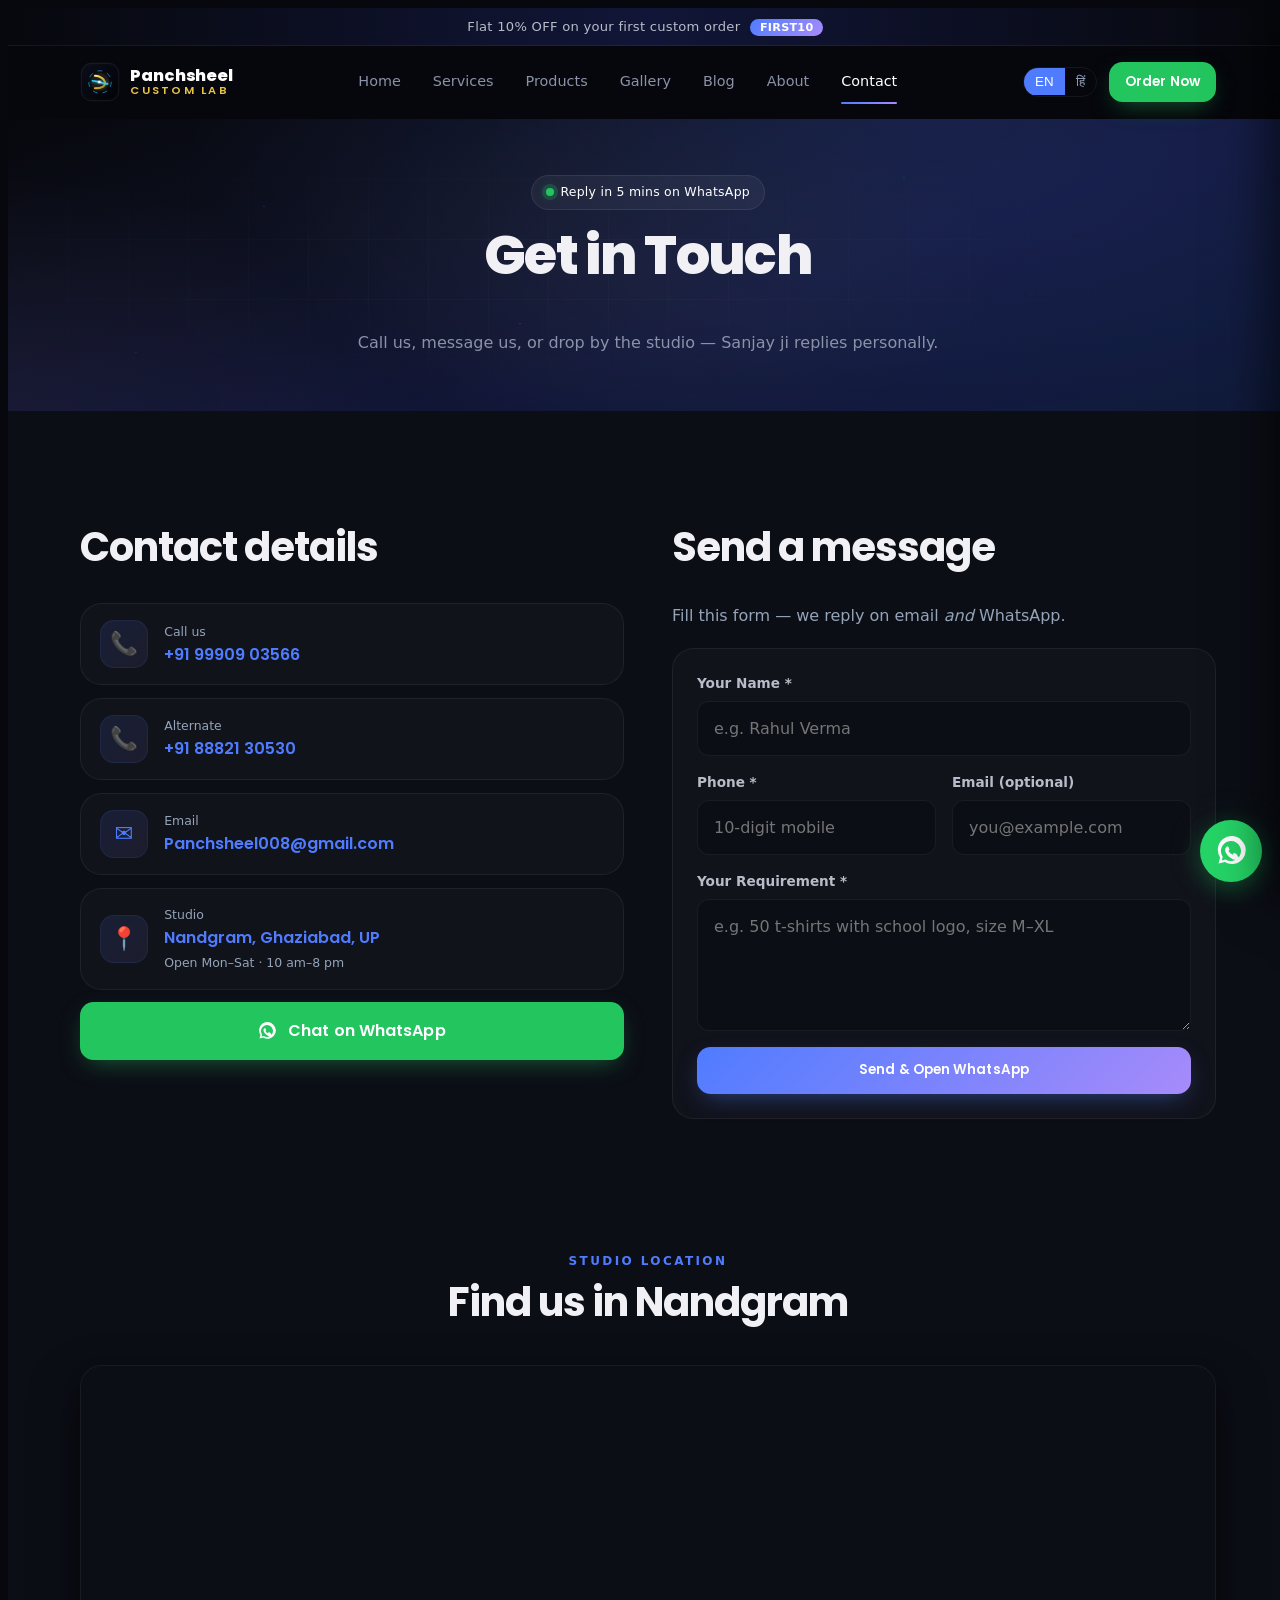
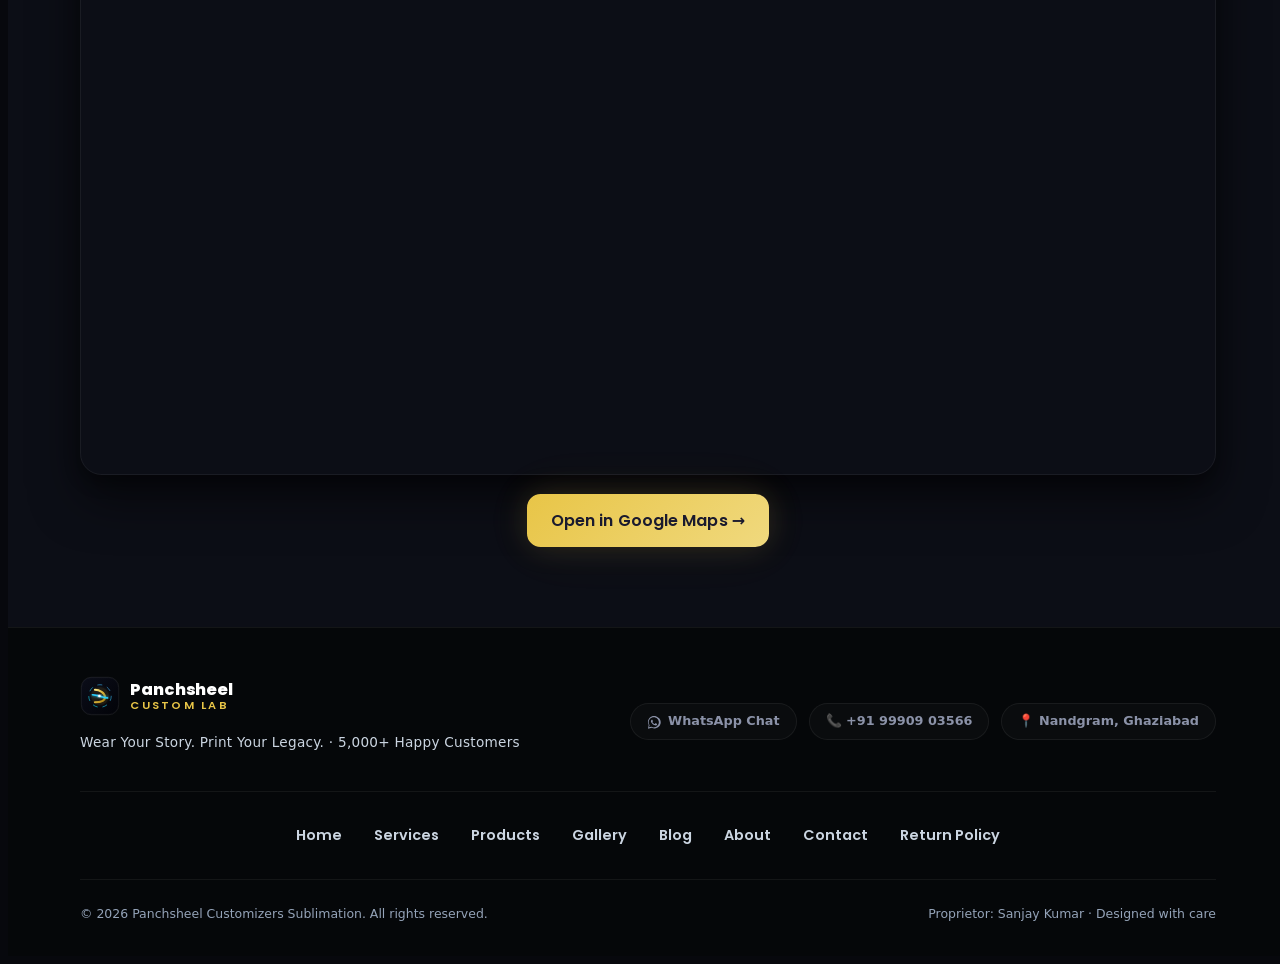
<file: contact.html>
<!doctype html><html lang="en"><head>
<!-- Google tag (gtag.js) -->
<script async src="https://www.googletagmanager.com/gtag/js?id=G-S503NG6QSC"></script>
<script>
  window.dataLayer = window.dataLayer || [];
  function gtag(){dataLayer.push(arguments);}
  gtag('js', new Date());

  gtag('config', 'G-S503NG6QSC');
</script><meta charset="utf-8" /><meta name="viewport" content="width=device-width,initial-scale=1" /><title>Contact — Panchsheel Custom Lab | Nandgram, Ghaziabad | 9990903566</title><meta name="description" content="Contact Panchsheel Custom Lab for custom printing in Nandgram, Ghaziabad. Call 9990903566 / 8882130530, email Panchsheel008@gmail.com, or WhatsApp." /><link rel="canonical" href="https://panchsheelcustomlab.com/contact" /><link rel="preconnect" href="https://fonts.googleapis.com"><link rel="preconnect" href="https://fonts.gstatic.com" crossorigin><link href="https://fonts.googleapis.com/css2?family=Poppins:wght@500;600;700;800&display=swap" rel="stylesheet" media="print" onload="this.media='all'" /><noscript><link href="https://fonts.googleapis.com/css2?family=Poppins:wght@500;600;700;800&display=swap" rel="stylesheet" /></noscript><link rel="stylesheet" href="assets/css/styles.min.css?v=5.0" media="print" onload="this.media='all'" /><noscript><link rel="stylesheet" href="assets/css/styles.min.css?v=5.0" /></noscript><link rel="stylesheet" href="assets/css/premium-theme.min.css?v=5.0" media="print" onload="this.media='all'" /><noscript><link rel="stylesheet" href="assets/css/premium-theme.min.css?v=5.0" /></noscript><link rel="icon" type="image/svg+xml" href="assets/img/logo.svg" /></head><body><div class="offer-bar" style="text-align:center;padding:.5rem 1rem">Flat 10% OFF on your first custom order <span class="badge-inline">FIRST10</span></div><header class="site-header"><div class="container-x" style="display:flex;align-items:center;justify-content:space-between;padding-top:1rem;padding-bottom:1rem"><a href="index.html" class="logo"><img src="assets/img/logo.svg?v=4.1" alt="" class="logo-mark" width="40" height="40"/><span class="logo-text"><span class="brand-line">Panchsheel</span><span class="sub-line">Custom Lab</span></span></a><nav class="hide-sm desktop-nav"><a href="index.html" class="nav-link" data-en="Home" data-hi="होम">Home</a><a href="services.html" class="nav-link" data-en="Services" data-hi="सेवाएं">Services</a><a href="products.html" class="nav-link" data-en="Products" data-hi="उत्पाद">Products</a><a href="gallery.html" class="nav-link" data-en="Gallery" data-hi="गैलरी">Gallery</a><a href="blog.html" class="nav-link" data-en="Blog" data-hi="ब्लॉग">Blog</a><a href="about.html" class="nav-link" data-en="About" data-hi="हमारे बारे में">About</a><a href="contact.html" class="nav-link" data-en="Contact" data-hi="संपर्क">Contact</a></nav><div style="display:flex;align-items:center;gap:.75rem"><div class="lang-toggle hide-sm"><button data-lang="en" class="active">EN</button><button data-lang="hi">हिं</button></div><a href="https://wa.me/919990903566?text=Hi%2C%20I%20want%20to%20order%20a%20custom%20print" class="btn btn-whats btn-sm hide-sm">Order Now</a><button id="navToggle" aria-label="Menu" class="menu-btn btn btn-ghost btn-sm" style="padding:.5rem"><svg width="22" height="22" viewBox="0 0 24 24" fill="none" stroke="currentColor" stroke-width="2"><path d="M4 6h16M4 12h16M4 18h16"/></svg></button></div></div></header><section class="hero on-dark" style="padding:3.5rem 0"><div class="container-x reveal" style="text-align:center"><span class="hero-badge"><span class="dot"></span><span data-en="Reply in 5 mins on WhatsApp" data-hi="व्हाट्सएप पर 5 मिनट में जवाब">Reply in 5 mins on WhatsApp</span></span><h1 class="title-xl" style="color:#fff;margin-top:1rem" data-en="Get in Touch" data-hi="संपर्क करें">Get in Touch</h1><p style="color:#cdd5f0;max-width:620px;margin:1rem auto 0" data-en="Call us, message us, or drop by the studio — Sanjay ji replies personally." data-hi="हमें कॉल करें, संदेश भेजें या स्टूडियो आएं — संजय जी खुद जवाब देंगे।">Call us, message us, or drop by the studio — Sanjay ji replies personally.</p></div></section><section class="section"><div class="container-x grid-auto cols-2" style="gap:3rem"><div class="reveal"><h2 class="title-lg" data-en="Contact details" data-hi="संपर्क विवरण">Contact details</h2><div style="display:flex;flex-direction:column;gap:.8rem;margin-top:1.2rem"><a href="tel:+919990903566" class="feature" style="display:flex;align-items:center;gap:1rem;padding:1rem 1.2rem"><div class="feature-ico" style="margin:0">📞</div><div><div style="font-size:.78rem;color:var(--muted)" data-en="Call us" data-hi="हमें कॉल करें">Call us</div><div style="font-family:'Poppins';font-weight:600;color:var(--brand)">+91 99909 03566</div></div></a><a href="tel:+918882130530" class="feature" style="display:flex;align-items:center;gap:1rem;padding:1rem 1.2rem"><div class="feature-ico" style="margin:0">📞</div><div><div style="font-size:.78rem;color:var(--muted)" data-en="Alternate" data-hi="वैकल्पिक नंबर">Alternate</div><div style="font-family:'Poppins';font-weight:600;color:var(--brand)">+91 88821 30530</div></div></a><a href="mailto:Panchsheel008@gmail.com" class="feature" style="display:flex;align-items:center;gap:1rem;padding:1rem 1.2rem"><div class="feature-ico" style="margin:0">✉️</div><div><div style="font-size:.78rem;color:var(--muted)" data-en="Email" data-hi="ईमेल">Email</div><div style="font-family:'Poppins';font-weight:600;color:var(--brand)">Panchsheel008@gmail.com</div></div></a><a href="https://share.google/9djJrCFrVhPnkyvvI" target="_blank" rel="noopener" class="feature" style="display:flex;align-items:center;gap:1rem;padding:1rem 1.2rem"><div class="feature-ico" style="margin:0">📍</div><div><div style="font-size:.78rem;color:var(--muted)" data-en="Studio" data-hi="स्टूडियो">Studio</div><div style="font-family:'Poppins';font-weight:600;color:var(--brand)">Nandgram, Ghaziabad, UP</div><div style="font-size:.78rem;color:var(--muted);margin-top:.15rem" data-en="Open Mon–Sat · 10 am–8 pm" data-hi="सोम-शनि · सुबह 10 से रात 8 बजे तक">Open Mon–Sat · 10 am–8 pm</div></div></a><a href="https://wa.me/919990903566?text=Hi%2C%20I%20want%20to%20order%20a%20custom%20print" class="btn btn-whats" style="justify-content:center;padding:1rem"><svg width="18" height="18" viewBox="0 0 24 24" fill="currentColor" style="display:inline-block;vertical-align:middle;margin-right:3px"><path d="M20.5 3.5A11 11 0 0 0 3.3 17.1L2 22l5-1.3a11 11 0 0 0 13.5-17.2zM12 20a8 8 0 0 1-4.1-1.1l-.3-.2-3 .8.8-2.9-.2-.3A8 8 0 1 1 12 20zm4.4-5.6c-.2-.1-1.4-.7-1.7-.8-.2-.1-.3-.1-.5.1s-.6.8-.7.9c-.1.2-.3.2-.5.1-1.2-.6-2-1.1-2.9-2.5-.2-.4.2-.4.6-1.2.1-.2.1-.3 0-.5-.1-.1-.5-1.3-.7-1.7-.2-.4-.4-.4-.5-.4H9c-.2 0-.5.1-.7.3-.3.3-1 1-1 2.4s1 2.8 1.1 3c.1.2 2 3 4.7 4.2 1.8.7 2.4.8 3.2.7.5-.1 1.4-.6 1.6-1.2.2-.6.2-1.1.1-1.2-.1-.1-.2-.2-.5-.3z"/></svg><span data-en="Chat on WhatsApp" data-hi="व्हाट्सएप पर चैट करें">Chat on WhatsApp</span></a></div></div><div class="reveal"><h2 class="title-lg" data-en="Send a message" data-hi="संदेश भेजें">Send a message</h2><p class="muted" style="margin-top:.4rem" data-en="Fill this form — we reply on email &lt;em&gt;and&lt;/em&gt; WhatsApp." data-hi="इस फॉर्म को भरें — हम ईमेल <em>और</em> व्हाट्सएप दोनों पर जवाब देते हैं।">Fill this form — we reply on email <em>and</em> WhatsApp.</p><form id="contactForm" class="feature" style="margin-top:1.2rem;padding:1.5rem;display:flex;flex-direction:column;gap:1rem"><div><label class="label" data-en="Your Name *" data-hi="आपका नाम *">Your Name *</label><input name="name" required class="field" placeholder="e.g. Rahul Verma"></div><div style="display:grid;gap:1rem;grid-template-columns:1fr 1fr"><div><label class="label" data-en="Phone *" data-hi="फ़ोन नंबर *">Phone *</label><input name="phone" required pattern="[0-9+\- ]{7,}" class="field" placeholder="10-digit mobile"></div><div><label class="label" data-en="Email (optional)" data-hi="ईमेल (वैकल्पिक)">Email (optional)</label><input name="email" type="email" class="field" placeholder="you@example.com"></div></div><div><label class="label" data-en="Your Requirement *" data-hi="आपकी आवश्यकता *">Your Requirement *</label><textarea name="message" required rows="4" class="field" placeholder="e.g. 50 t-shirts with school logo, size M–XL"></textarea></div><button type="submit" class="btn btn-primary" style="justify-content:center" data-en="Send &amp; Open WhatsApp" data-hi="भेजें और व्हाट्सएप खोलें">Send &amp; Open WhatsApp</button><div id="formSuccess" class="hidden" style="padding:.75rem 1rem;background:#ecfdf5;color:#065f46;border-radius:.6rem;border:1px solid #a7f3d0;font-size:.9rem" data-en="✔ Thanks! We've emailed your enquiry &amp; opened WhatsApp — just tap Send there." data-hi="✔ धन्यवाद! हमने आपकी पूछताछ ईमेल कर दी है और व्हाट्सएप खोल दिया है — बस वहां सेंड दबाएं।">✔ Thanks! We've emailed your enquiry &amp; opened WhatsApp — just tap Send there.</div><div id="formError" class="hidden" style="padding:.75rem 1rem;background:#fef2f2;color:#991b1b;border-radius:.6rem;border:1px solid #fecaca;font-size:.9rem" data-en="Couldn't send email just now — WhatsApp opened with your details, please send there." data-hi="अभी ईमेल नहीं भेजा जा सका — आपके विवरण के साथ व्हाट्सएप खुल गया है, कृपया वहां सेंड दबाएं।">Couldn't send email just now — WhatsApp opened with your details, please send there.</div></form></div></div></section><section class="section" style="background:var(--bg-soft);padding-top:3rem"><div class="container-x reveal"><div class="section-head"><span class="eyebrow" data-en="Studio Location" data-hi="स्टूडियो का पता">Studio Location</span><h2 class="title-lg" style="margin-top:.4rem" data-en="Find us in Nandgram" data-hi="हमें नंदग्राम में खोजें">Find us in Nandgram</h2></div><div class="map-wrap"><iframe title="Panchsheel Custom Lab Nandgram Ghaziabad Map" src="https://www.google.com/maps?q=Nandgram,+Ghaziabad,+Uttar+Pradesh&output=embed" width="100%" height="100%" style="border:0" loading="lazy" referrerpolicy="no-referrer-when-downgrade" allowfullscreen></iframe></div><div style="text-align:center;margin-top:1.2rem"><a href="https://share.google/9djJrCFrVhPnkyvvI" target="_blank" rel="noopener" class="btn btn-gold" data-en="Open in Google Maps →" data-hi="गूगल मैप्स में खोलें →">Open in Google Maps →</a></div></div></section><footer class="site-footer"><div class="container-x footer-compact-wrap"><div class="footer-compact-top"><div class="on-dark"><a href="index.html" class="logo"><img src="assets/img/logo.svg?v=4.1" alt="" class="logo-mark" width="36" height="36"><span class="logo-text"><span class="brand-line">Panchsheel</span><span class="sub-line">Custom Lab</span></span></a><p class="footer-tagline" data-en="Wear Your Story. Print Your Legacy. · 5,000+ Happy Customers" data-hi="यादों को दें अनमोल रूप, प्रिंट्स जो रहें हमेशा संग · 5,000+ खुश ग्राहक">Wear Your Story. Print Your Legacy. · 5,000+ Happy Customers</p></div><div class="footer-contact-chips"><a href="https://wa.me/919990903566?text=Hi%2C%20I%20want%20to%20order%20a%20custom%20print" class="contact-chip wa" target="_blank" rel="noopener"><svg width="14" height="14" viewBox="0 0 448 512" fill="currentColor"><path d="M380.9 97.1C339 55.1 283.2 32 223.9 32c-122.4 0-222 99.6-222 222 0 39.1 10.2 77.3 29.6 111L3 499l138.5-36.3c32.6 17.8 69 27.2 106.4 27.2 122.4 0 222-99.6 222-222 0-59.3-23-115.1-65-157.1zM223.9 459c-33.2 0-65.7-8.9-94-25.7l-6.7-4-82.4 21.6 22-80.3-4.4-7c-18.5-29.4-28.2-63.3-28.2-98.2 0-101.7 82.8-184.5 184.6-184.5 49.3 0 95.6 19.2 130.4 54.1 34.8 34.9 56.2 81.2 56.1 130.5 0 101.8-84.9 184.6-186.6 184.6zm101.2-138.2c-5.5-2.8-32.8-16.2-37.9-18-5.1-1.9-8.8-2.8-12.5 2.8-3.7 5.6-14.3 18-17.6 21.8-3.2 3.7-6.5 4.2-12 1.4-32.6-16.3-54-29.1-75.5-66-5.7-9.8 5.7-9.1 16.3-30.3 1.8-3.7.9-6.9-.5-9.7-1.4-2.8-12.5-30.1-17.1-41.2-4.5-10.8-9.1-9.3-12.5-9.5-3.2-.2-6.9-.2-10.6-.2-3.7 0-9.7 1.4-14.8 6.9-5.1 5.6-19.4 19-19.4 46.3 0 27.3 19.9 53.7 22.6 57.4 2.8 3.7 39.1 59.7 94.8 83.8 35.2 15.2 49 16.5 66.6 13.9 10.7-1.6 32.8-13.4 37.4-26.4 4.6-13 4.6-24.1 3.2-26.4-1.3-2.5-5-3.9-10.5-6.6z"/></svg><span data-en="WhatsApp Chat" data-hi="व्हाट्सएप चैट">WhatsApp Chat</span></a><a href="tel:+919990903566" class="contact-chip tel"><span>📞 +91 99909 03566</span></a><a href="https://share.google/9djJrCFrVhPnkyvvI" target="_blank" rel="noopener" class="contact-chip map"><span data-en="📍 Nandgram, Ghaziabad" data-hi="📍 नंदग्राम, गाज़ियाबाद">📍 Nandgram, Ghaziabad</span></a></div></div><div class="footer-compact-links"><a href="index.html" data-en="Home" data-hi="होम">Home</a><a href="services.html" data-en="Services" data-hi="सेवाएं">Services</a><a href="products.html" data-en="Products" data-hi="उत्पाद">Products</a><a href="gallery.html" data-en="Gallery" data-hi="गैलरी">Gallery</a><a href="blog.html" data-en="Blog" data-hi="ब्लॉग">Blog</a><a href="about.html" data-en="About" data-hi="हमारे बारे में">About</a><a href="contact.html" data-en="Contact" data-hi="संपर्क">Contact</a><a href="return-policy.html" data-en="Return Policy" data-hi="रिटर्न पॉलिसी">Return Policy</a></div><div class="footer-compact-bottom"><div>© <span id="yr"></span> Panchsheel Customizers Sublimation. All rights reserved.</div><div data-en="Proprietor: Sanjay Kumar · Designed with care" data-hi="प्रोपराइटर: संजय कुमार · निष्ठापूर्वक निर्मित">Proprietor: Sanjay Kumar · Designed with care</div></div></div></footer><a href="https://wa.me/919990903566?text=Hi%2C%20I%20want%20to%20order%20a%20custom%20print" class="fab-whats" aria-label="Chat on WhatsApp"><svg width="30" height="30" viewBox="0 0 24 24" fill="currentColor"><path d="M20.5 3.5A11 11 0 0 0 3.3 17.1L2 22l5-1.3a11 11 0 0 0 13.5-17.2zM12 20a8 8 0 0 1-4.1-1.1l-.3-.2-3 .8.8-2.9-.2-.3A8 8 0 1 1 12 20zm4.4-5.6c-.2-.1-1.4-.7-1.7-.8-.2-.1-.3-.1-.5.1s-.6.8-.7.9c-.1.2-.3.2-.5.1-1.2-.6-2-1.1-2.9-2.5-.2-.4.2-.4.6-1.2.1-.2.1-.3 0-.5-.1-.1-.5-1.3-.7-1.7-.2-.4-.4-.4-.5-.4H9c-.2 0-.5.1-.7.3-.3.3-1 1-1 2.4s1 2.8 1.1 3c.1.2 2 3 4.7 4.2 1.8.7 2.4.8 3.2.7.5-.1 1.4-.6 1.6-1.2.2-.6.2-1.1.1-1.2-.1-.1-.2-.2-.5-.3z"/></svg></a><div class="mobile-sticky-bar"><div class="sticky-bar-text"><span class="sticky-bar-title" data-en="Custom Printing Quote" data-hi="कस्टम प्रिंटिंग कोट">Custom Printing Quote</span><span class="sticky-bar-sub" data-en="Talk directly to Sanjay ji" data-hi="संजय जी से व्हाट्सएप पर बात करें">Talk directly to Sanjay ji</span></div><a href="https://wa.me/919990903566?text=Hi%20Sanjay%20ji%2C%20I%20visited%20your%20website%20and%20want%20to%20get%20a%20printing%20quote" class="btn btn-whats sticky-bar-btn" target="_blank" rel="noopener"><svg width="14" height="14" viewBox="0 0 24 24" fill="currentColor" style="display:inline-block;vertical-align:middle;margin-right:3px"><path d="M20.5 3.5A11 11 0 0 0 3.3 17.1L2 22l5-1.3a11 11 0 0 0 13.5-17.2zM12 20a8 8 0 0 1-4.1-1.1l-.3-.2-3 .8.8-2.9-.2-.3A8 8 0 1 1 12 20zm4.4-5.6c-.2-.1-1.4-.7-1.7-.8-.2-.1-.3-.1-.5.1s-.6.8-.7.9c-.1.2-.3.2-.5.1-1.2-.6-2-1.1-2.9-2.5-.2-.4.2-.4.6-1.2.1-.2.1-.3 0-.5-.1-.1-.5-1.3-.7-1.7-.2-.4-.4-.4-.5-.4H9c-.2 0-.5.1-.7.3-.3.3-1 1-1 2.4s1 2.8 1.1 3c.1.2 2 3 4.7 4.2 1.8.7 2.4.8 3.2.7.5-.1 1.4-.6 1.6-1.2.2-.6.2-1.1.1-1.2-.1-.1-.2-.2-.5-.3z"/></svg><span data-en="WhatsApp Chat" data-hi="व्हाट्सएप चैट">WhatsApp Chat</span></a></div><script src="assets/js/main.min.js?v=5.0" defer></script></body></html>
</file>
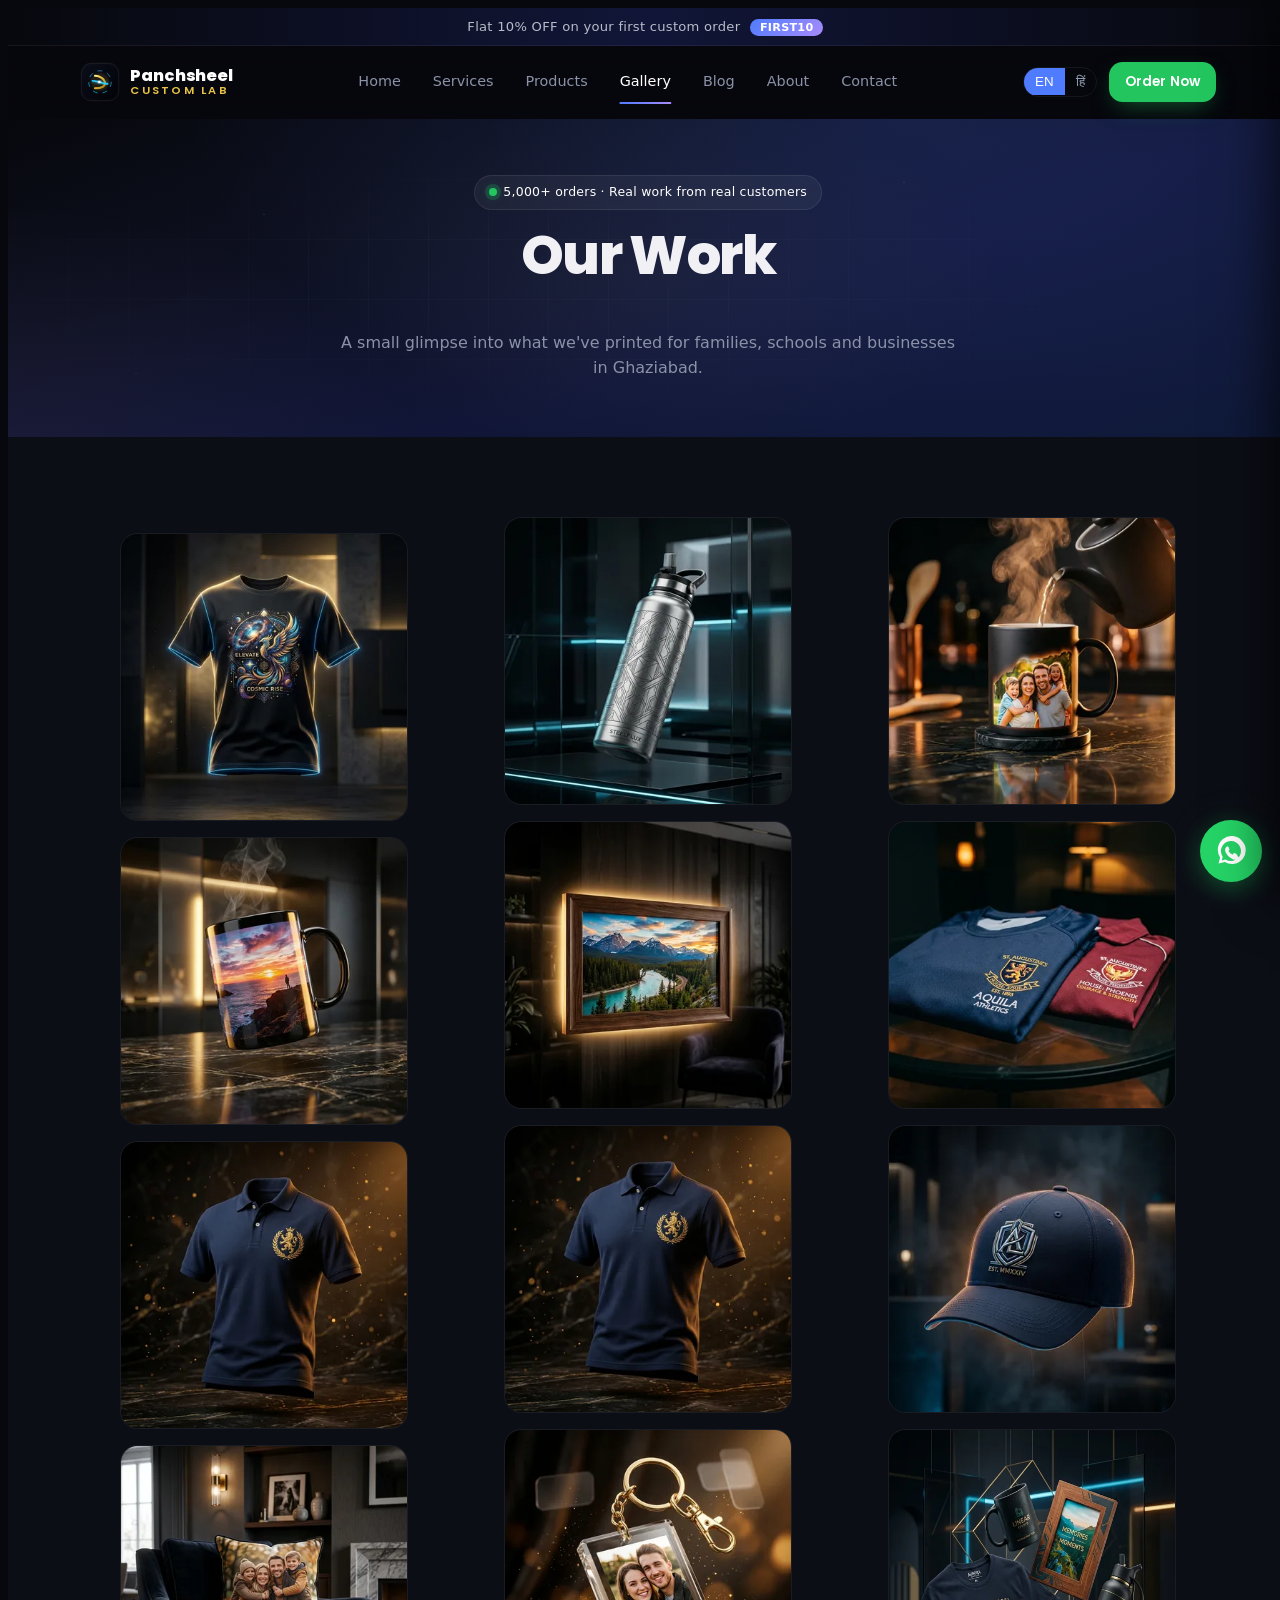
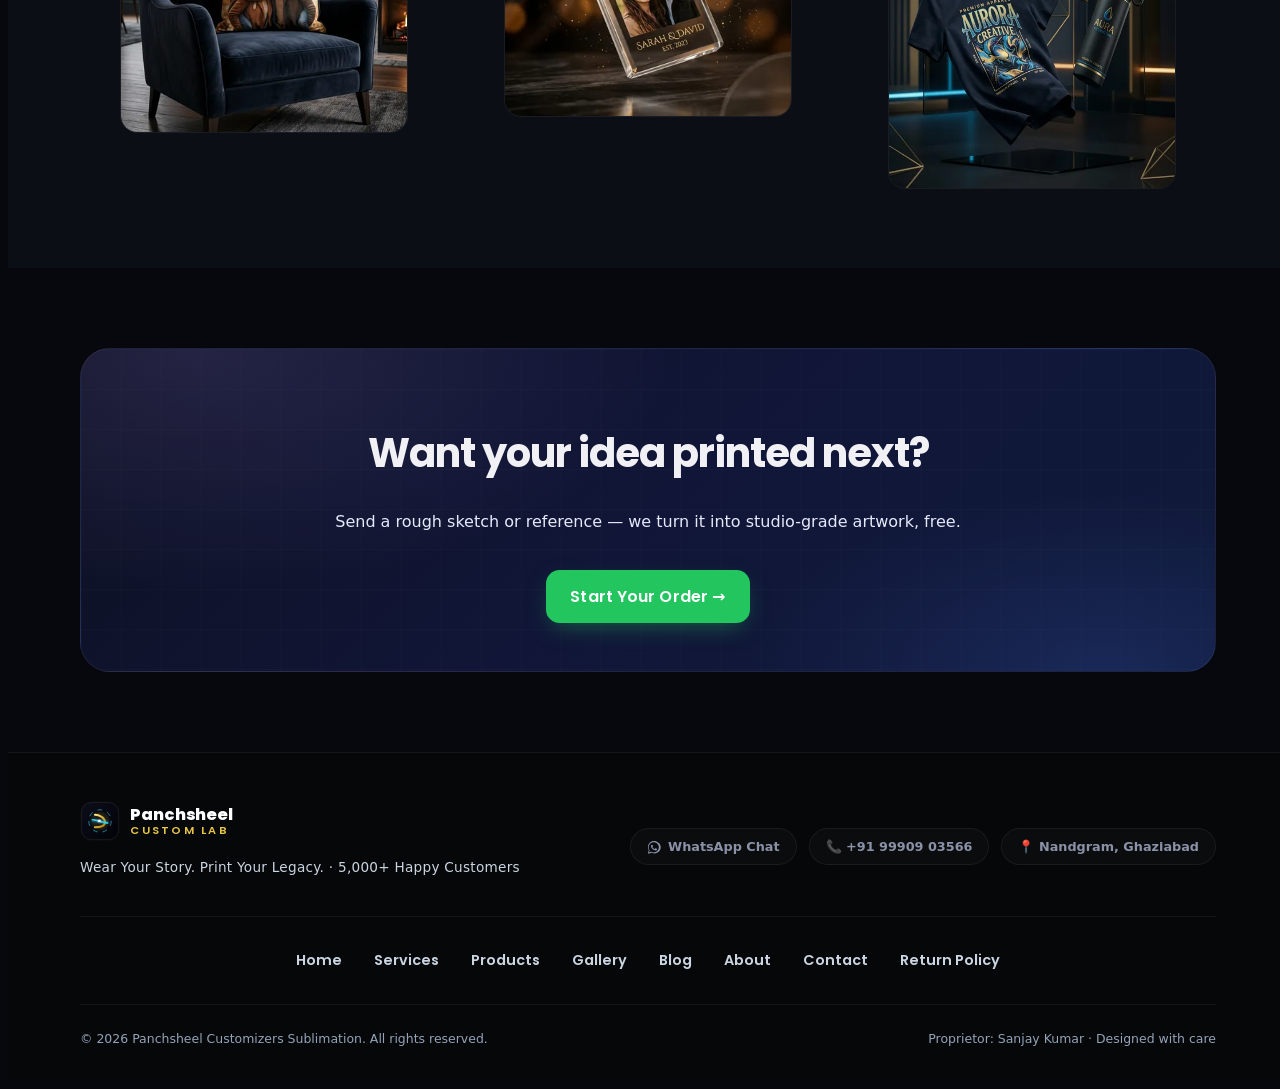
<file: gallery.html>
<!doctype html><html lang="en"><head>
<!-- Google tag (gtag.js) -->
<script async src="https://www.googletagmanager.com/gtag/js?id=G-S503NG6QSC"></script>
<script>
  window.dataLayer = window.dataLayer || [];
  function gtag(){dataLayer.push(arguments);}
  gtag('js', new Date());

  gtag('config', 'G-S503NG6QSC');
</script><meta charset="utf-8" /><meta name="viewport" content="width=device-width,initial-scale=1" /><title>Gallery — Our Printed Work | Panchsheel Custom Lab, Ghaziabad</title><meta name="description" content="Browse our portfolio of custom printed t-shirts, mugs, bottles, pillows, frames and corporate orders delivered across Ghaziabad." /><link rel="canonical" href="https://panchsheelcustomlab.com/gallery" /><link rel="preconnect" href="https://fonts.googleapis.com"><link rel="preconnect" href="https://fonts.gstatic.com" crossorigin><link href="https://fonts.googleapis.com/css2?family=Poppins:wght@500;600;700;800&display=swap" rel="stylesheet" media="print" onload="this.media='all'" /><noscript><link href="https://fonts.googleapis.com/css2?family=Poppins:wght@500;600;700;800&display=swap" rel="stylesheet" /></noscript><link rel="stylesheet" href="assets/css/styles.min.css?v=5.0" media="print" onload="this.media='all'" /><noscript><link rel="stylesheet" href="assets/css/styles.min.css?v=5.0" /></noscript><link rel="stylesheet" href="assets/css/premium-theme.min.css?v=5.0" media="print" onload="this.media='all'" /><noscript><link rel="stylesheet" href="assets/css/premium-theme.min.css?v=5.0" /></noscript><link rel="icon" type="image/svg+xml" href="assets/img/logo.svg" /></head><body><div class="offer-bar" style="text-align:center;padding:.5rem 1rem">Flat 10% OFF on your first custom order <span class="badge-inline">FIRST10</span></div><header class="site-header"><div class="container-x" style="display:flex;align-items:center;justify-content:space-between;padding-top:1rem;padding-bottom:1rem"><a href="index.html" class="logo"><img src="assets/img/logo.svg?v=4.1" alt="" class="logo-mark" width="40" height="40"/><span class="logo-text"><span class="brand-line">Panchsheel</span><span class="sub-line">Custom Lab</span></span></a><nav class="hide-sm desktop-nav"><a href="index.html" class="nav-link" data-en="Home" data-hi="होम">Home</a><a href="services.html" class="nav-link" data-en="Services" data-hi="सेवाएं">Services</a><a href="products.html" class="nav-link" data-en="Products" data-hi="उत्पाद">Products</a><a href="gallery.html" class="nav-link" data-en="Gallery" data-hi="गैलरी">Gallery</a><a href="blog.html" class="nav-link" data-en="Blog" data-hi="ब्लॉग">Blog</a><a href="about.html" class="nav-link" data-en="About" data-hi="हमारे बारे में">About</a><a href="contact.html" class="nav-link" data-en="Contact" data-hi="संपर्क">Contact</a></nav><div style="display:flex;align-items:center;gap:.75rem"><div class="lang-toggle hide-sm"><button data-lang="en" class="active">EN</button><button data-lang="hi">हिं</button></div><a href="https://wa.me/919990903566?text=Hi%2C%20I%20want%20to%20order%20a%20custom%20print" class="btn btn-whats btn-sm hide-sm">Order Now</a><button id="navToggle" aria-label="Menu" class="menu-btn btn btn-ghost btn-sm" style="padding:.5rem"><svg width="22" height="22" viewBox="0 0 24 24" fill="none" stroke="currentColor" stroke-width="2"><path d="M4 6h16M4 12h16M4 18h16"/></svg></button></div></div></header><section class="hero on-dark" style="padding:3.5rem 0"><div class="container-x reveal" style="text-align:center"><span class="hero-badge"><span class="dot"></span><span data-en="5,000+ orders · Real work from real customers" data-hi="5,000+ ऑर्डर्स · हमारे असली ग्राहकों का काम">5,000+ orders · Real work from real customers</span></span><h1 class="title-xl" style="color:#fff;margin-top:1rem" data-en="Our Work" data-hi="हमारा काम">Our Work</h1><p style="color:#cdd5f0;max-width:620px;margin:1rem auto 0" data-en="A small glimpse into what we've printed for families, schools and businesses in Ghaziabad." data-hi="एक छोटा सा नज़ारा उस काम का जो हमने गाज़ियाबाद के परिवारों, स्कूलों और व्यवसायों के लिए प्रिंट किया है।">A small glimpse into what we've printed for families, schools and businesses in Ghaziabad.</p></div></section><section class="section"><div class="container-x"><div class="masonry"><figure class="tile reveal"><img loading="lazy" src="assets/img/custom_tshirt.webp" alt="Custom event t-shirts" width="400" height="400"><figcaption><span data-en="Event t-shirts · 120 pcs" data-hi="इवेंट टी-शर्ट्स · 120 पीस">Event t-shirts · 120 pcs</span></figcaption></figure><figure class="tile reveal"><img loading="lazy" src="assets/img/custom_mug.webp" alt="Photo mugs couple gift" width="400" height="400"><figcaption><span data-en="Anniversary photo mug" data-hi="सालगिरह फोटो मग">Anniversary photo mug</span></figcaption></figure><figure class="tile reveal"><img loading="lazy" src="assets/img/custom_polo.webp" alt="Custom hoodies group order" width="400" height="400"><figcaption><span data-en="College hoodies · 40 pcs" data-hi="कॉलेज हुडीज़ · 40 पीस">College hoodies · 40 pcs</span></figcaption></figure><figure class="tile reveal"><img loading="lazy" src="assets/img/custom_pillow.webp" alt="Photo cushion birthday gift" width="400" height="400"><figcaption><span data-en="Birthday photo pillow" data-hi="जन्मदिन फोटो तकिया">Birthday photo pillow</span></figcaption></figure><figure class="tile reveal"><img loading="lazy" src="assets/img/custom_bottle.webp" alt="Corporate branded sipper bottles" width="400" height="400"><figcaption><span data-en="Corporate sippers · 200 pcs" data-hi="कॉर्पोरेट सिपर्स · 200 पीस">Corporate sippers · 200 pcs</span></figcaption></figure><figure class="tile reveal"><img loading="lazy" src="assets/img/custom_frame.webp" alt="Wedding photo frame" width="400" height="400"><figcaption><span data-en="Wedding photo frame" data-hi="शादी का फोटो फ्रेम">Wedding photo frame</span></figcaption></figure><figure class="tile reveal"><img loading="lazy" src="assets/img/custom_polo.webp" alt="Polo t-shirts team uniform" width="400" height="400"><figcaption><span data-en="Team polo uniforms" data-hi="टीम पोलो यूनिफॉर्म">Team polo uniforms</span></figcaption></figure><figure class="tile reveal"><img loading="lazy" src="assets/img/custom_keychain.webp?v=4.1" alt="Return gift keychains wedding" width="400" height="400"><figcaption><span data-en="Wedding return gifts" data-hi="शादी के रिटर्न गिफ्ट्स (कीचेन)">Wedding return gifts</span></figcaption></figure><figure class="tile reveal"><img loading="lazy" src="assets/img/custom_magic_mug.webp?v=4.1" alt="Magic color changing mug heat reveal" width="400" height="400"><figcaption><span data-en="Magic heat-reveal mug" data-hi="मैजिक गर्म-असर मग">Magic heat-reveal mug</span></figcaption></figure><figure class="tile reveal"><img loading="lazy" src="assets/img/custom_school_dress.webp?v=4.1" alt="School uniform house colours" width="400" height="400"><figcaption><span data-en="School annual-day tees" data-hi="स्कूल एनुअल-डे टी-शर्ट्स">School annual-day tees</span></figcaption></figure><figure class="tile reveal"><img loading="lazy" src="assets/img/custom_cap.webp?v=4.1" alt="Custom caps printing" width="400" height="400"><figcaption><span data-en="Branded caps · 60 pcs" data-hi="कस्टम टोपियां · 60 पीस">Branded caps · 60 pcs</span></figcaption></figure><figure class="tile reveal"><img loading="lazy" src="assets/img/hero_presentation.webp" alt="Corporate gift hampers" width="500" height="625"><figcaption><span data-en="Corporate hampers" data-hi="कॉर्पोरेट गिफ्ट हैम्पर्स">Corporate hampers</span></figcaption></figure></div></div></section><section class="section"><div class="container-x"><div class="strip reveal" style="padding:3rem 2rem;text-align:center"><h2 class="title-lg" style="color:#fff" data-en="Want your idea printed next?" data-hi="क्या आप अपना आइडिया प्रिंट कराना चाहते हैं?">Want your idea printed next?</h2><p style="color:#e5e9fa;margin-top:.6rem" data-en="Send a rough sketch or reference — we turn it into studio-grade artwork, free." data-hi="एक रफ स्कैच या रेफरेंस भेजें — हम इसे मुफ्त में स्टूडियो-ग्रेड आर्टवर्क में बदल देंगे।">Send a rough sketch or reference — we turn it into studio-grade artwork, free.</p><a href="https://wa.me/919990903566?text=Hi%2C%20I%20have%20a%20custom%20printing%20idea" class="btn btn-whats" style="margin-top:1.2rem" data-en="Start Your Order →" data-hi="अपना ऑर्डर शुरू करें →">Start Your Order →</a></div></div></section><footer class="site-footer"><div class="container-x footer-compact-wrap"><div class="footer-compact-top"><div class="on-dark"><a href="index.html" class="logo"><img src="assets/img/logo.svg?v=4.1" alt="" class="logo-mark" width="36" height="36"><span class="logo-text"><span class="brand-line">Panchsheel</span><span class="sub-line">Custom Lab</span></span></a><p class="footer-tagline" data-en="Wear Your Story. Print Your Legacy. · 5,000+ Happy Customers" data-hi="यादों को दें अनमोल रूप, प्रिंट्स जो रहें हमेशा संग · 5,000+ खुश ग्राहक">Wear Your Story. Print Your Legacy. · 5,000+ Happy Customers</p></div><div class="footer-contact-chips"><a href="https://wa.me/919990903566?text=Hi%2C%20I%20want%20to%20order%20a%20custom%20print" class="contact-chip wa" target="_blank" rel="noopener"><svg width="14" height="14" viewBox="0 0 448 512" fill="currentColor"><path d="M380.9 97.1C339 55.1 283.2 32 223.9 32c-122.4 0-222 99.6-222 222 0 39.1 10.2 77.3 29.6 111L3 499l138.5-36.3c32.6 17.8 69 27.2 106.4 27.2 122.4 0 222-99.6 222-222 0-59.3-23-115.1-65-157.1zM223.9 459c-33.2 0-65.7-8.9-94-25.7l-6.7-4-82.4 21.6 22-80.3-4.4-7c-18.5-29.4-28.2-63.3-28.2-98.2 0-101.7 82.8-184.5 184.6-184.5 49.3 0 95.6 19.2 130.4 54.1 34.8 34.9 56.2 81.2 56.1 130.5 0 101.8-84.9 184.6-186.6 184.6zm101.2-138.2c-5.5-2.8-32.8-16.2-37.9-18-5.1-1.9-8.8-2.8-12.5 2.8-3.7 5.6-14.3 18-17.6 21.8-3.2 3.7-6.5 4.2-12 1.4-32.6-16.3-54-29.1-75.5-66-5.7-9.8 5.7-9.1 16.3-30.3 1.8-3.7.9-6.9-.5-9.7-1.4-2.8-12.5-30.1-17.1-41.2-4.5-10.8-9.1-9.3-12.5-9.5-3.2-.2-6.9-.2-10.6-.2-3.7 0-9.7 1.4-14.8 6.9-5.1 5.6-19.4 19-19.4 46.3 0 27.3 19.9 53.7 22.6 57.4 2.8 3.7 39.1 59.7 94.8 83.8 35.2 15.2 49 16.5 66.6 13.9 10.7-1.6 32.8-13.4 37.4-26.4 4.6-13 4.6-24.1 3.2-26.4-1.3-2.5-5-3.9-10.5-6.6z"/></svg><span data-en="WhatsApp Chat" data-hi="व्हाट्सएप चैट">WhatsApp Chat</span></a><a href="tel:+919990903566" class="contact-chip tel"><span>📞 +91 99909 03566</span></a><a href="https://share.google/9djJrCFrVhPnkyvvI" target="_blank" rel="noopener" class="contact-chip map"><span data-en="📍 Nandgram, Ghaziabad" data-hi="📍 नंदग्राम, गाज़ियाबाद">📍 Nandgram, Ghaziabad</span></a></div></div><div class="footer-compact-links"><a href="index.html" data-en="Home" data-hi="होम">Home</a><a href="services.html" data-en="Services" data-hi="सेवाएं">Services</a><a href="products.html" data-en="Products" data-hi="उत्पाद">Products</a><a href="gallery.html" data-en="Gallery" data-hi="गैलरी">Gallery</a><a href="blog.html" data-en="Blog" data-hi="ब्लॉग">Blog</a><a href="about.html" data-en="About" data-hi="हमारे बारे में">About</a><a href="contact.html" data-en="Contact" data-hi="संपर्क">Contact</a><a href="return-policy.html" data-en="Return Policy" data-hi="रिटर्न पॉलिसी">Return Policy</a></div><div class="footer-compact-bottom"><div>© <span id="yr"></span> Panchsheel Customizers Sublimation. All rights reserved.</div><div data-en="Proprietor: Sanjay Kumar · Designed with care" data-hi="प्रोपराइटर: संजय कुमार · निष्ठापूर्वक निर्मित">Proprietor: Sanjay Kumar · Designed with care</div></div></div></footer><a href="https://wa.me/919990903566?text=Hi%2C%20I%20want%20to%20order%20a%20custom%20print" class="fab-whats" aria-label="Chat on WhatsApp"><svg width="30" height="30" viewBox="0 0 24 24" fill="currentColor"><path d="M20.5 3.5A11 11 0 0 0 3.3 17.1L2 22l5-1.3a11 11 0 0 0 13.5-17.2zM12 20a8 8 0 0 1-4.1-1.1l-.3-.2-3 .8.8-2.9-.2-.3A8 8 0 1 1 12 20zm4.4-5.6c-.2-.1-1.4-.7-1.7-.8-.2-.1-.3-.1-.5.1s-.6.8-.7.9c-.1.2-.3.2-.5.1-1.2-.6-2-1.1-2.9-2.5-.2-.4.2-.4.6-1.2.1-.2.1-.3 0-.5-.1-.1-.5-1.3-.7-1.7-.2-.4-.4-.4-.5-.4H9c-.2 0-.5.1-.7.3-.3.3-1 1-1 2.4s1 2.8 1.1 3c.1.2 2 3 4.7 4.2 1.8.7 2.4.8 3.2.7.5-.1 1.4-.6 1.6-1.2.2-.6.2-1.1.1-1.2-.1-.1-.2-.2-.5-.3z"/></svg></a><div class="mobile-sticky-bar"><div class="sticky-bar-text"><span class="sticky-bar-title" data-en="Custom Printing Quote" data-hi="कस्टम प्रिंटिंग कोट">Custom Printing Quote</span><span class="sticky-bar-sub" data-en="Talk directly to Sanjay ji" data-hi="संजय जी से व्हाट्सएप पर बात करें">Talk directly to Sanjay ji</span></div><a href="https://wa.me/919990903566?text=Hi%20Sanjay%20ji%2C%20I%20visited%20your%20website%20and%20want%20to%20get%20a%20printing%20quote" class="btn btn-whats sticky-bar-btn" target="_blank" rel="noopener"><svg width="14" height="14" viewBox="0 0 24 24" fill="currentColor" style="display:inline-block;vertical-align:middle;margin-right:3px"><path d="M20.5 3.5A11 11 0 0 0 3.3 17.1L2 22l5-1.3a11 11 0 0 0 13.5-17.2zM12 20a8 8 0 0 1-4.1-1.1l-.3-.2-3 .8.8-2.9-.2-.3A8 8 0 1 1 12 20zm4.4-5.6c-.2-.1-1.4-.7-1.7-.8-.2-.1-.3-.1-.5.1s-.6.8-.7.9c-.1.2-.3.2-.5.1-1.2-.6-2-1.1-2.9-2.5-.2-.4.2-.4.6-1.2.1-.2.1-.3 0-.5-.1-.1-.5-1.3-.7-1.7-.2-.4-.4-.4-.5-.4H9c-.2 0-.5.1-.7.3-.3.3-1 1-1 2.4s1 2.8 1.1 3c.1.2 2 3 4.7 4.2 1.8.7 2.4.8 3.2.7.5-.1 1.4-.6 1.6-1.2.2-.6.2-1.1.1-1.2-.1-.1-.2-.2-.5-.3z"/></svg><span data-en="WhatsApp Chat" data-hi="व्हाट्सएप चैट">WhatsApp Chat</span></a></div><script src="assets/js/main.min.js?v=5.0" defer></script></body></html>
</file>
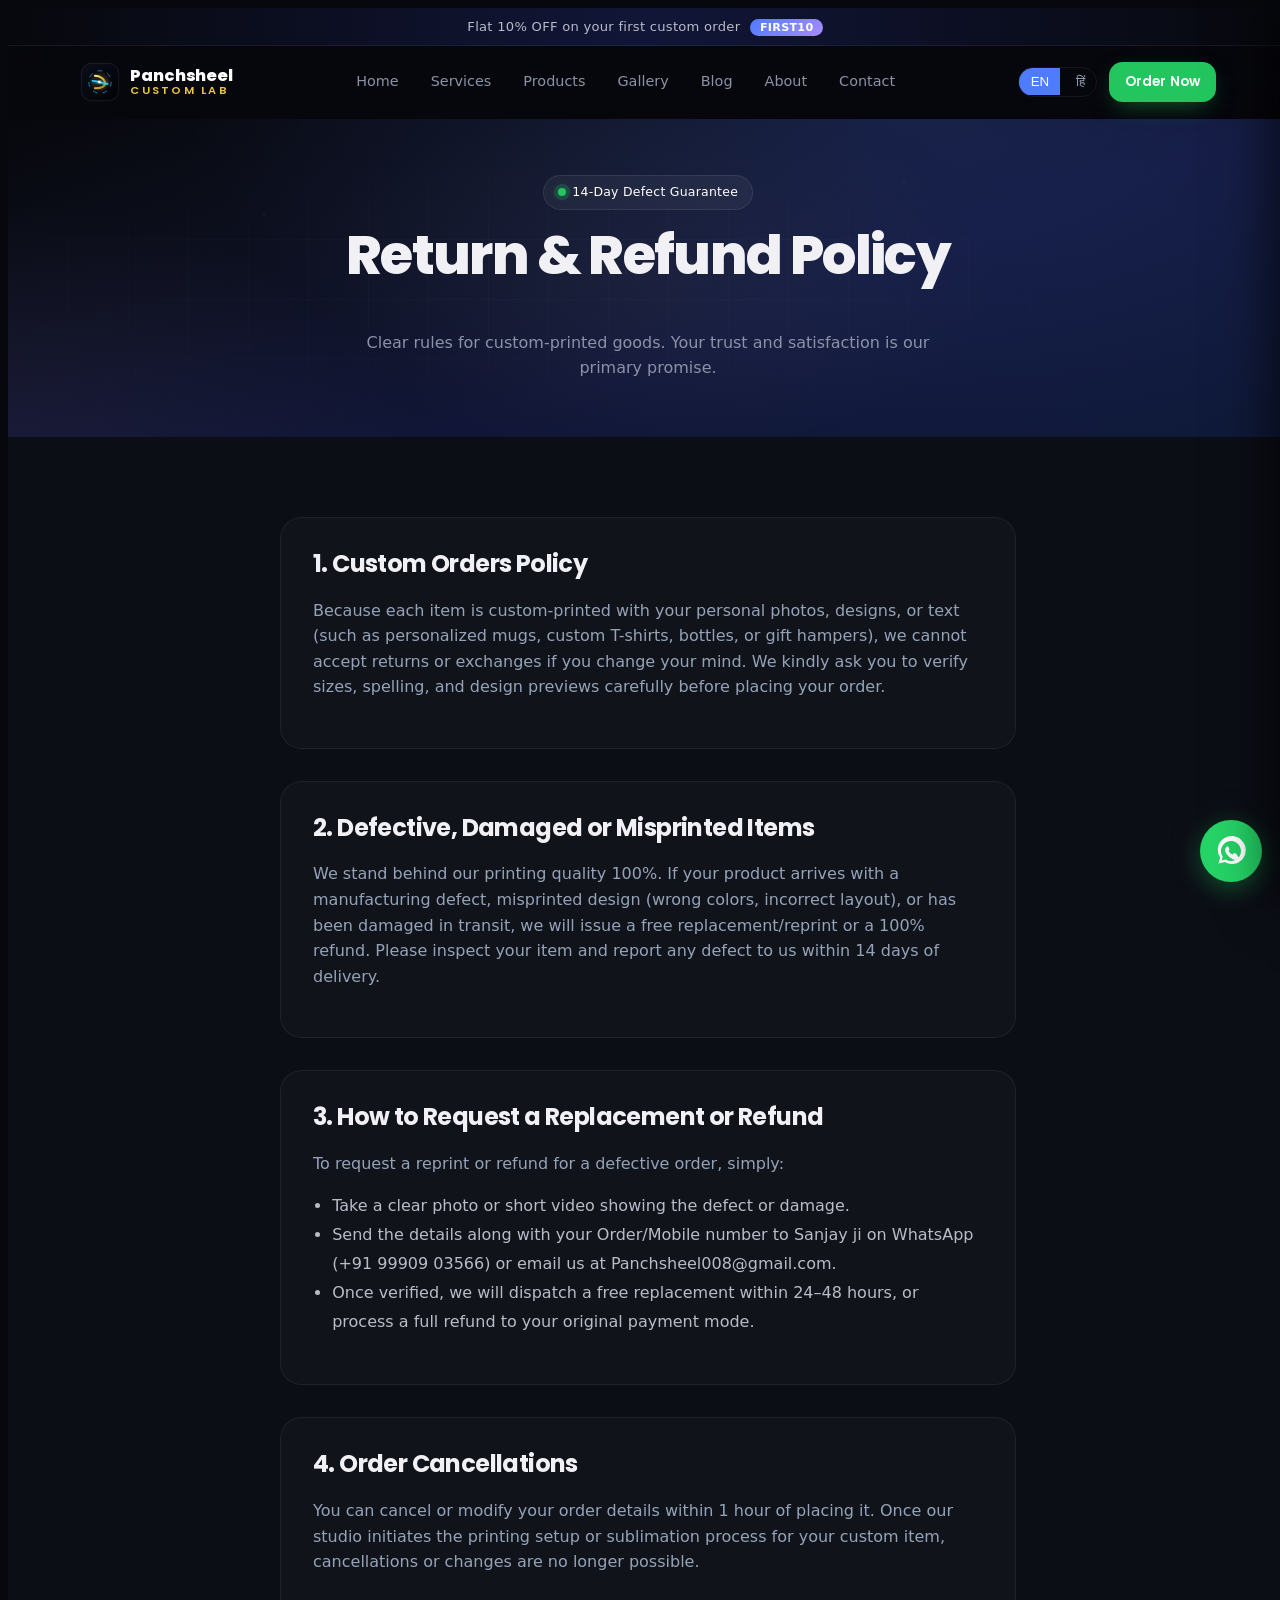
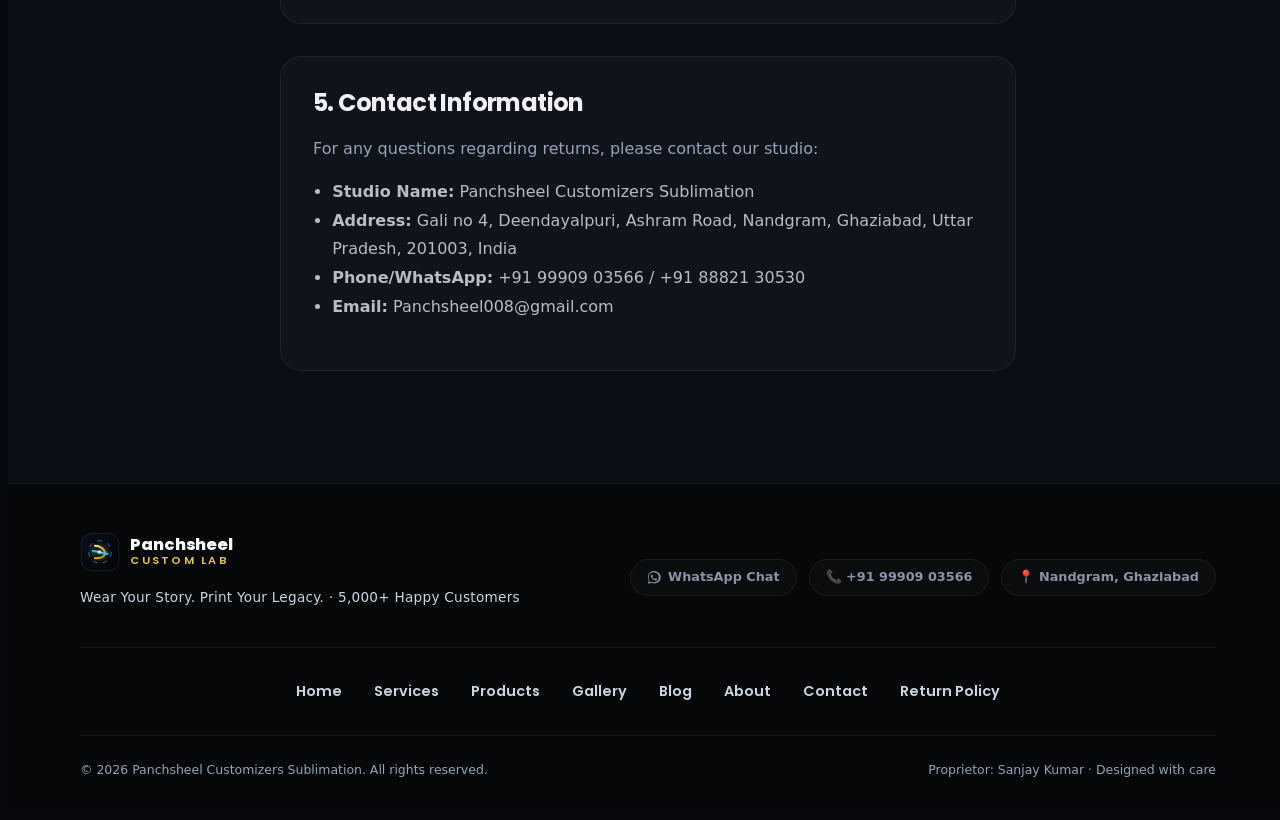
<file: return-policy.html>
<!doctype html>
<html lang="en">
<head>
  <meta charset="utf-8" />
  <meta name="viewport" content="width=device-width,initial-scale=1" />
  <title>Return Policy — Panchsheel Custom Lab | Trusted Printing Studio in Nandgram, Ghaziabad</title>
  <meta name="description" content="Return and refund policy for Panchsheel Custom Lab. Learn about returns and replacements for custom-printed mugs, T-shirts, frames, and bulk orders." />
  <link rel="canonical" href="https://panchsheelcustomlab.com/return-policy" />
  <link rel="preconnect" href="https://fonts.googleapis.com">
  <link rel="preconnect" href="https://fonts.gstatic.com" crossorigin>
  <link href="https://fonts.googleapis.com/css2?family=Poppins:wght@500;600;700;800&display=swap" rel="stylesheet" media="print" onload="this.media='all'" />
  <noscript><link href="https://fonts.googleapis.com/css2?family=Poppins:wght@500;600;700;800&display=swap" rel="stylesheet" /></noscript>
  <link rel="stylesheet" href="assets/css/styles.min.css?v=5.0" media="print" onload="this.media='all'" />
  <noscript><link rel="stylesheet" href="assets/css/styles.min.css?v=5.0" /></noscript>
  <link rel="stylesheet" href="assets/css/premium-theme.min.css?v=5.0" media="print" onload="this.media='all'" />
  <noscript><link rel="stylesheet" href="assets/css/premium-theme.min.css?v=5.0" /></noscript>
  <link rel="icon" type="image/svg+xml" href="assets/img/logo.svg" />
</head>
<body>
  <div class="offer-bar" style="text-align:center;padding:.5rem 1rem">Flat 10% OFF on your first custom order <span class="badge-inline">FIRST10</span></div>
  <header class="site-header">
    <div class="container-x" style="display:flex;align-items:center;justify-content:space-between;padding-top:1rem;padding-bottom:1rem">
      <a href="index.html" class="logo">
        <img src="assets/img/logo.svg?v=4.1" alt="" class="logo-mark" width="40" height="40"/>
        <span class="logo-text">
          <span class="brand-line">Panchsheel</span>
          <span class="sub-line">Custom Lab</span>
        </span>
      </a>
      <nav class="hide-sm desktop-nav">
        <a href="index.html" class="nav-link" data-en="Home" data-hi="होम">Home</a>
        <a href="services.html" class="nav-link" data-en="Services" data-hi="सेवाएं">Services</a>
        <a href="products.html" class="nav-link" data-en="Products" data-hi="उत्पाद">Products</a>
        <a href="gallery.html" class="nav-link" data-en="Gallery" data-hi="गैलरी">Gallery</a>
        <a href="blog.html" class="nav-link" data-en="Blog" data-hi="ब्लॉग">Blog</a>
        <a href="about.html" class="nav-link" data-en="About" data-hi="हमारे बारे में">About</a>
        <a href="contact.html" class="nav-link" data-en="Contact" data-hi="संपर्क">Contact</a>
      </nav>
      <div style="display:flex;align-items:center;gap:.75rem">
        <div class="lang-toggle hide-sm">
          <button data-lang="en" class="active">EN</button>
          <button data-lang="hi">हिं</button>
        </div>
        <a href="https://wa.me/919990903566?text=Hi%2C%20I%20want%20to%20order%20a%20custom%20print" class="btn btn-whats btn-sm hide-sm">Order Now</a>
        <button id="navToggle" aria-label="Menu" class="menu-btn btn btn-ghost btn-sm" style="padding:.5rem">
          <svg width="22" height="22" viewBox="0 0 24 24" fill="none" stroke="currentColor" stroke-width="2">
            <path d="M4 6h16M4 12h16M4 18h16"/>
          </svg>
        </button>
      </div>
    </div>
  </header>

  <section class="hero on-dark" style="padding:3.5rem 0">
    <div class="container-x reveal" style="text-align:center">
      <span class="hero-badge">
        <span class="dot"></span>
        <span data-en="14-Day Defect Guarantee" data-hi="14-दिन की डिफेक्ट गारंटी">14-Day Defect Guarantee</span>
      </span>
      <h1 class="title-xl" style="color:#fff;margin-top:1rem" data-en="Return & Refund Policy" data-hi="रिटर्न और रिफंड पॉलिसी">Return & Refund Policy</h1>
      <p style="color:#cdd5f0;max-width:620px;margin:1rem auto 0" data-en="Clear rules for custom-printed goods. Your trust and satisfaction is our primary promise." data-hi="कस्टम-प्रिंटेड उत्पादों के लिए स्पष्ट नियम। आपका विश्वास और संतुष्टि हमारा मुख्य वादा है।">Clear rules for custom-printed goods. Your trust and satisfaction is our primary promise.</p>
    </div>
  </section>

  <section class="section">
    <div class="container-x reveal" style="max-width:800px;margin:0 auto">
      
      <div class="feature" style="padding:2rem;margin-bottom:2rem;border-left:4px solid var(--brand)">
        <h2 class="title-md" style="margin-top:0" data-en="1. Custom Orders Policy" data-hi="1. कस्टम ऑर्डर पॉलिसी">1. Custom Orders Policy</h2>
        <p class="muted" style="margin-top:.8rem" data-en="Because each item is custom-printed with your personal photos, designs, or text (such as personalized mugs, custom T-shirts, bottles, or gift hampers), we cannot accept returns or exchanges if you change your mind. We kindly ask you to verify sizes, spelling, and design previews carefully before placing your order." data-hi="चूंकि प्रत्येक उत्पाद आपके फोटो, डिजाइन या टेक्स्ट (जैसे कस्टमाइज्ड मग, कस्टम टी-शर्ट, बोतलें या गिफ्ट हैंपर्स) के साथ कस्टम-प्रिंट किया जाता है, इसलिए पसंद बदलने या गलती से ऑर्डर करने पर हम रिटर्न या एक्सचेंज स्वीकार नहीं कर सकते। हमारा अनुरोध है कि ऑर्डर करने से पहले साइज, स्पेलिंग और डिजाइन का ध्यानपूर्वक मिलान कर लें।">Because each item is custom-printed with your personal photos, designs, or text (such as personalized mugs, custom T-shirts, bottles, or gift hampers), we cannot accept returns or exchanges if you change your mind. We kindly ask you to verify sizes, spelling, and design previews carefully before placing your order.</p>
      </div>

      <div class="feature" style="padding:2rem;margin-bottom:2rem;border-left:4px solid var(--brand)">
        <h2 class="title-md" style="margin-top:0" data-en="2. Defective, Damaged or Misprinted Items" data-hi="2. खराब, क्षतिग्रस्त या गलत प्रिंट वाले उत्पाद">2. Defective, Damaged or Misprinted Items</h2>
        <p class="muted" style="margin-top:.8rem" data-en="We stand behind our printing quality 100%. If your product arrives with a manufacturing defect, misprinted design (wrong colors, incorrect layout), or has been damaged in transit, we will issue a free replacement/reprint or a 100% refund. Please inspect your item and report any defect to us within 14 days of delivery." data-hi="हम अपनी प्रिंटिंग क्वालिटी पर 100% भरोसा रखते हैं। यदि आपका उत्पाद किसी मैन्युफैक्चरिंग डिफेक्ट, गलत प्रिंट (गलत रंग, गलत लेआउट) या शिपिंग के दौरान क्षतिग्रस्त होकर पहुंचता है, तो हम बिना किसी अतिरिक्त शुल्क के उसे दोबारा प्रिंट करके रिप्लेस करेंगे या पूरा रिफंड जारी करेंगे। कृपया डिलीवरी के 14 दिनों के भीतर हमें इसकी सूचना दें।">We stand behind our printing quality 100%. If your product arrives with a manufacturing defect, misprinted design (wrong colors, incorrect layout), or has been damaged in transit, we will issue a free replacement/reprint or a 100% refund. Please inspect your item and report any defect to us within 14 days of delivery.</p>
      </div>

      <div class="feature" style="padding:2rem;margin-bottom:2rem;border-left:4px solid var(--brand)">
        <h2 class="title-md" style="margin-top:0" data-en="3. How to Request a Replacement or Refund" data-hi="3. रिप्लेसमेंट या रिफंड का अनुरोध कैसे करें">3. How to Request a Replacement or Refund</h2>
        <p class="muted" style="margin-top:.8rem" data-en="To request a reprint or refund for a defective order, simply:" data-hi="खराब या डिफेक्टिव ऑर्डर के रिप्लेसमेंट/रिफंड के लिए, बस ये करें:"></p>
        <ul style="padding-left:1.2rem;color:var(--ink-2);line-height:1.8;margin-top:.5rem">
          <li data-en="Take a clear photo or short video showing the defect or damage." data-hi="डिफेक्ट या डैमेज को दिखाते हुए एक साफ फोटो या छोटा वीडियो लें।">Take a clear photo or short video showing the defect or damage.</li>
          <li data-en="Send the details along with your Order/Mobile number to Sanjay ji on WhatsApp (+91 99909 03566) or email us at Panchsheel008@gmail.com." data-hi="अपना ऑर्डर/मोबाइल नंबर and फोटो/वीडियो व्हाट्सएप (+91 99909 03566) पर संजय जी को भेजें या Panchsheel008@gmail.com पर ईमेल करें।">Send the details along with your Order/Mobile number to Sanjay ji on WhatsApp (+91 99909 03566) or email us at Panchsheel008@gmail.com.</li>
          <li data-en="Once verified, we will dispatch a free replacement within 24–48 hours, or process a full refund to your original payment mode." data-hi="वेरिफिकेशन के बाद, हम 24-48 घंटों के भीतर मुफ्त रिप्लेसमेंट भेज देंगे, या आपके बैंक खाते/मूल भुगतान माध्यम में पूरा रिफंड ट्रांसफर कर देंगे।">Once verified, we will dispatch a free replacement within 24–48 hours, or process a full refund to your original payment mode.</li>
        </ul>
      </div>

      <div class="feature" style="padding:2rem;margin-bottom:2rem;border-left:4px solid var(--brand)">
        <h2 class="title-md" style="margin-top:0" data-en="4. Order Cancellations" data-hi="4. ऑर्डर कैंसलेशन">4. Order Cancellations</h2>
        <p class="muted" style="margin-top:.8rem" data-en="You can cancel or modify your order details within 1 hour of placing it. Once our studio initiates the printing setup or sublimation process for your custom item, cancellations or changes are no longer possible." data-hi="आप ऑर्डर करने के 1 घंटे के भीतर उसे कैंसिल या बदल सकते हैं। एक बार जब हमारे स्टूडियो में आपके कस्टमाइज्ड आइटम की प्रिंटिंग या सब्लिमेशन की प्रक्रिया शुरू हो जाती है, तो ऑर्डर कैंसिल करना या उसमें बदलाव करना संभव नहीं होगा।">You can cancel or modify your order details within 1 hour of placing it. Once our studio initiates the printing setup or sublimation process for your custom item, cancellations or changes are no longer possible.</p>
      </div>

      <div class="feature" style="padding:2rem;margin-bottom:2rem;border-left:4px solid var(--brand)">
        <h2 class="title-md" style="margin-top:0" data-en="5. Contact Information" data-hi="5. संपर्क जानकारी">5. Contact Information</h2>
        <p class="muted" style="margin-top:.8rem" data-en="For any questions regarding returns, please contact our studio:" data-hi="रिटर्न से संबंधित किसी भी सवाल के लिए हमारे स्टूडियो से संपर्क करें:"></p>
        <ul style="padding-left:1.2rem;color:var(--ink-2);line-height:1.8;margin-top:.5rem">
          <li><strong>Studio Name:</strong> Panchsheel Customizers Sublimation</li>
          <li><strong>Address:</strong> Gali no 4, Deendayalpuri, Ashram Road, Nandgram, Ghaziabad, Uttar Pradesh, 201003, India</li>
          <li><strong>Phone/WhatsApp:</strong> +91 99909 03566 / +91 88821 30530</li>
          <li><strong>Email:</strong> Panchsheel008@gmail.com</li>
        </ul>
      </div>

    </div>
  </section>

  <footer class="site-footer">
    <div class="container-x footer-compact-wrap">
      <div class="footer-compact-top">
        <div class="on-dark">
          <a href="index.html" class="logo">
            <img src="assets/img/logo.svg?v=4.1" alt="" class="logo-mark" width="36" height="36">
            <span class="logo-text">
              <span class="brand-line">Panchsheel</span>
              <span class="sub-line">Custom Lab</span>
            </span>
          </a>
          <p class="footer-tagline" data-en="Wear Your Story. Print Your Legacy. · 5,000+ Happy Customers" data-hi="यादों को दें अनमोल रूप, प्रिंट्स जो रहें हमेशा संग · 5,000+ खुश ग्राहक">Wear Your Story. Print Your Legacy. · 5,000+ Happy Customers</p>
        </div>
        <div class="footer-contact-chips">
          <a href="https://wa.me/919990903566?text=Hi%2C%20I%20want%20to%20order%20a%20custom%20print" class="contact-chip wa" target="_blank" rel="noopener">
            <svg width="14" height="14" viewBox="0 0 448 512" fill="currentColor">
              <path d="M380.9 97.1C339 55.1 283.2 32 223.9 32c-122.4 0-222 99.6-222 222 0 39.1 10.2 77.3 29.6 111L3 499l138.5-36.3c32.6 17.8 69 27.2 106.4 27.2 122.4 0 222-99.6 222-222 0-59.3-23-115.1-65-157.1zM223.9 459c-33.2 0-65.7-8.9-94-25.7l-6.7-4-82.4 21.6 22-80.3-4.4-7c-18.5-29.4-28.2-63.3-28.2-98.2 0-101.7 82.8-184.5 184.6-184.5 49.3 0 95.6 19.2 130.4 54.1 34.8 34.9 56.2 81.2 56.1 130.5 0 101.8-84.9 184.6-186.6 184.6zm101.2-138.2c-5.5-2.8-32.8-16.2-37.9-18-5.1-1.9-8.8-2.8-12.5 2.8-3.7 5.6-14.3 18-17.6 21.8-3.2 3.7-6.5 4.2-12 1.4-32.6-16.3-54-29.1-75.5-66-5.7-9.8 5.7-9.1 16.3-30.3 1.8-3.7.9-6.9-.5-9.7-1.4-2.8-12.5-30.1-17.1-41.2-4.5-10.8-9.1-9.3-12.5-9.5-3.2-.2-6.9-.2-10.6-.2-3.7 0-9.7 1.4-14.8 6.9-5.1 5.6-19.4 19-19.4 46.3 0 27.3 19.9 53.7 22.6 57.4 2.8 3.7 39.1 59.7 94.8 83.8 35.2 15.2 49 16.5 66.6 13.9 10.7-1.6 32.8-13.4 37.4-26.4 4.6-13 4.6-24.1 3.2-26.4-1.3-2.5-5-3.9-10.5-6.6z"/>
            </svg>
            <span data-en="WhatsApp Chat" data-hi="व्हाट्सएप चैट">WhatsApp Chat</span>
          </a>
          <a href="tel:+919990903566" class="contact-chip tel"><span>📞 +91 99909 03566</span></a>
          <a href="https://share.google/9djJrCFrVhPnkyvvI" target="_blank" rel="noopener" class="contact-chip map">
            <span data-en="📍 Nandgram, Ghaziabad" data-hi="📍 नंदग्राम, गाज़ियाबाद">📍 Nandgram, Ghaziabad</span>
          </a>
        </div>
      </div>
      <div class="footer-compact-links">
        <a href="index.html" data-en="Home" data-hi="होम">Home</a>
        <a href="services.html" data-en="Services" data-hi="सेवाएं">Services</a>
        <a href="products.html" data-en="Products" data-hi="उत्पाद">Products</a>
        <a href="gallery.html" data-en="Gallery" data-hi="गैलरी">Gallery</a>
        <a href="blog.html" data-en="Blog" data-hi="ब्लॉग">Blog</a>
        <a href="about.html" data-en="About" data-hi="हमारे बारे में">About</a>
        <a href="contact.html" data-en="Contact" data-hi="संपर्क">Contact</a>
        <a href="return-policy.html" data-en="Return Policy" data-hi="रिटर्न पॉलिसी">Return Policy</a>
      </div>
      <div class="footer-compact-bottom">
        <div>© <span id="yr"></span> Panchsheel Customizers Sublimation. All rights reserved.</div>
        <div data-en="Proprietor: Sanjay Kumar · Designed with care" data-hi="प्रोपराइटर: संजय कुमार · निष्ठापूर्वक निर्मित">Proprietor: Sanjay Kumar · Designed with care</div>
      </div>
    </div>
  </footer>

  <a href="https://wa.me/919990903566?text=Hi%2C%20I%20want%20to%20order%20a%20custom%20print" class="fab-whats" aria-label="Chat on WhatsApp">
    <svg width="30" height="30" viewBox="0 0 24 24" fill="currentColor">
      <path d="M20.5 3.5A11 11 0 0 0 3.3 17.1L2 22l5-1.3a11 11 0 0 0 13.5-17.2zM12 20a8 8 0 0 1-4.1-1.1l-.3-.2-3 .8.8-2.9-.2-.3A8 8 0 1 1 12 20zm4.4-5.6c-.2-.1-1.4-.7-1.7-.8-.2-.1-.3-.1-.5.1s-.6.8-.7.9c-.1.2-.3.2-.5.1-1.2-.6-2-1.1-2.9-2.5-.2-.4.2-.4.6-1.2.1-.2.1-.3 0-.5-.1-.1-.5-1.3-.7-1.7-.2-.4-.4-.4-.5-.4H9c-.2 0-.5.1-.7.3-.3.3-1 1-1 2.4s1 2.8 1.1 3c.1.2 2 3 4.7 4.2 1.8.7 2.4.8 3.2.7.5-.1 1.4-.6 1.6-1.2.2-.6.2-1.1.1-1.2-.1-.1-.2-.2-.5-.3z"/>
    </svg>
  </a>

  <div class="mobile-sticky-bar">
    <div class="sticky-bar-text">
      <span class="sticky-bar-title" data-en="Custom Printing Quote" data-hi="कस्टम प्रिंटिंग कोट">Custom Printing Quote</span>
      <span class="sticky-bar-sub" data-en="Talk directly to Sanjay ji" data-hi="संजय जी से व्हाट्सएप पर बात करें">Talk directly to Sanjay ji</span>
    </div>
    <a href="https://wa.me/919990903566?text=Hi%20Sanjay%20ji%2C%20I%20visited%20your%20website%20and%20want%20to%20get%20a%20printing%20quote" class="btn btn-whats sticky-bar-btn" target="_blank" rel="noopener">
      <svg width="14" height="14" viewBox="0 0 24 24" fill="currentColor" style="display:inline-block;vertical-align:middle;margin-right:3px">
        <path d="M20.5 3.5A11 11 0 0 0 3.3 17.1L2 22l5-1.3a11 11 0 0 0 13.5-17.2zM12 20a8 8 0 0 1-4.1-1.1l-.3-.2-3 .8.8-2.9-.2-.3A8 8 0 1 1 12 20zm4.4-5.6c-.2-.1-1.4-.7-1.7-.8-.2-.1-.3-.1-.5.1s-.6.8-.7.9c-.1.2-.3.2-.5.1-1.2-.6-2-1.1-2.9-2.5-.2-.4.2-.4.6-1.2.1-.2.1-.3 0-.5-.1-.1-.5-1.3-.7-1.7-.2-.4-.4-.4-.5-.4H9c-.2 0-.5.1-.7.3-.3.3-1 1-1 2.4s1 2.8 1.1 3c.1.2 2 3 4.7 4.2 1.8.7 2.4.8 3.2.7.5-.1 1.4-.6 1.6-1.2.2-.6.2-1.1.1-1.2-.1-.1-.2-.2-.5-.3z"/>
      </svg>
      <span data-en="WhatsApp Chat" data-hi="व्हाट्सएप चैट">WhatsApp Chat</span>
    </a>
  </div>

  <script src="assets/js/main.min.js?v=5.0" defer></script>
</body>
</html>
</file>
<file: assets/css/styles.min.css>
:root{--ink:#0B1220;--ink-2:#1f2937;--muted:#5b6577;--line:#e7eaf0;--bg-soft:#f6f7fb;--brand:#1E3A8A;--brand-2:#0f1e5c;--brand-ink:#0a1340;--gold:#D4AF37;--gold-soft:#f6e6a6;--success:#15803d;--whats:#25D366;--r-sm:.5rem;--r:1rem;--r-lg:1.25rem;--r-xl:1.75rem;--shadow-sm:0 1px 2px rgba(15,30,92,.06),0 1px 1px rgba(15,30,92,.04);--shadow:0 10px 30px -18px rgba(15,30,92,.25),0 2px 6px rgba(15,30,92,.06);--shadow-lg:0 30px 60px -30px rgba(15,30,92,.4),0 10px 20px -10px rgba(15,30,92,.15);--shadow-gold:0 20px 40px -22px rgba(212,175,55,.55);--fs-xs:.8rem;--fs-sm:.9rem;--fs-base:1rem;--fs-lg:1.125rem;--fs-2xl:1.5rem;--fs-3xl:1.875rem;--fs-4xl:2.25rem;--fs-5xl:3rem;--fs-6xl:3.75rem}*{box-sizing:border-box}html{scroll-behavior:smooth}body{font-family:system-ui,-apple-system,Segoe UI,Roboto,sans-serif;color:var(--ink);background:#fff;line-height:1.6;-webkit-font-smoothing:antialiased;text-rendering:optimizeLegibility}.font-display,h1,h2,h3,h4,h5,h6{font-family:Poppins,sans-serif;letter-spacing:-.015em;color:var(--ink)}h1{line-height:1.08;font-weight:800}h2{line-height:1.15;font-weight:700}h3{line-height:1.25;font-weight:600}img{max-width:100%;height:auto;display:block}a{color:inherit;text-decoration:none}.container-x{max-width:1200px;margin-inline:auto;padding-inline:1.25rem}@media(min-width:768px){.container-x{padding-inline:2rem}}.eyebrow{font-size:.78rem;font-weight:700;letter-spacing:.18em;text-transform:uppercase;color:var(--brand)}.title-xl{font-size:clamp(2rem,4.6vw,3.4rem);letter-spacing:-.02em}.title-lg{font-size:clamp(1.75rem,3.5vw,2.5rem)}.muted{color:var(--muted)}.divider-gold{display:inline-block;width:56px;height:3px;border-radius:3px;background:var(--gold)}.section{padding:5rem 0}@media(max-width:640px){.section{padding:3.5rem 0}}.site-header{position:sticky;top:0;z-index:40;background:rgba(255,255,255,.85);backdrop-filter:saturate(140%) blur(10px);border-bottom:1px solid transparent;transition:all .3s ease}.site-header.scrolled{background:rgba(255,255,255,.96);border-bottom-color:var(--line);box-shadow:0 6px 24px -18px rgba(10,19,64,.35)}.nav-link{position:relative;font-weight:500;color:#334155;padding:.25rem 0}.nav-link:hover{color:var(--brand)}.nav-link:after{content:"";position:absolute;left:50%;bottom:-6px;height:2px;width:0;background:var(--gold);transform:translateX(-50%);transition:width .25s ease}.nav-link.active:after,.nav-link:hover:after{width:100%}.nav-link.active{color:var(--brand)}.btn{display:inline-flex;align-items:center;justify-content:center;gap:.55rem;font-weight:600;font-family:Poppins,sans-serif;border-radius:.8rem;padding:.85rem 1.5rem;transition:transform .2s ease,box-shadow .25s ease,background .2s ease,color .2s ease;letter-spacing:.1px;white-space:nowrap;cursor:pointer;border:0}.btn:active{transform:translateY(1px)}.btn-primary{background:var(--brand);color:#fff;box-shadow:0 14px 30px -18px rgba(30,58,138,.7)}.btn-primary:hover{background:var(--brand-2);transform:translateY(-2px);box-shadow:0 22px 40px -18px rgba(30,58,138,.8)}.btn-gold{background:var(--gold);color:var(--brand-ink);box-shadow:var(--shadow-gold)}.btn-gold:hover{background:#c59c2c;transform:translateY(-2px)}.btn-whats{background:var(--whats);color:#fff;box-shadow:0 14px 30px -18px rgba(37,211,102,.7)}.btn-whats:hover{background:#1ebe5b;transform:translateY(-2px);box-shadow:0 22px 40px -18px rgba(37,211,102,.8)}.btn-outline{border:1.5px solid rgba(255,255,255,.6);color:#fff;background:0 0}.btn-outline:hover{background:#fff;color:var(--brand)}.btn-ghost{background:var(--bg-soft);color:var(--ink-2)}.btn-ghost:hover{background:#eef0f6}.btn-sm{padding:.55rem 1rem;font-size:.85rem;border-radius:.6rem}.offer-bar{background:linear-gradient(90deg,#0f1e5c 0,#1e3a8a 50%,#0f1e5c 100%);color:#fff;font-size:.85rem;font-weight:500}.offer-bar .badge-inline{background:var(--gold);color:var(--brand-ink);padding:.1rem .55rem;border-radius:9999px;font-weight:700;font-size:.75rem;margin:0 .35rem}.hero{position:relative;overflow:hidden;isolation:isolate;background:radial-gradient(1100px 500px at 82% -10%,rgba(212,175,55,.28),transparent 60%),radial-gradient(900px 500px at -10% 110%,rgba(255,255,255,.15),transparent 60%),linear-gradient(135deg,#0b1436 0,var(--brand-2) 45%,var(--brand) 100%);color:#fff}.hero:before{content:"";position:absolute;inset:0;background-image:linear-gradient(rgba(255,255,255,.04) 1px,transparent 1px),linear-gradient(90deg,rgba(255,255,255,.04) 1px,transparent 1px);background-size:44px 44px;mask-image:radial-gradient(ellipse at 30% 40%,#000 30%,transparent 70%);pointer-events:none;z-index:-1}.hero-badge{display:inline-flex;align-items:center;gap:.4rem;background:rgba(255,255,255,.1);border:1px solid rgba(255,255,255,.18);color:#fff;padding:.4rem .85rem;border-radius:9999px;font-size:.78rem;font-weight:500;backdrop-filter:blur(6px)}.hero-badge .dot{width:.5rem;height:.5rem;border-radius:9999px;background:#22c55e;box-shadow:0 0 0 4px rgba(34,197,94,.25)}.hero-photo{position:relative;border-radius:var(--r-xl);overflow:hidden;box-shadow:var(--shadow-lg)}.hero-photo img{aspect-ratio:4/5;width:100%;object-fit:cover;transform:scale(1.02)}.hero-photo:after{content:"";position:absolute;inset:0;background:linear-gradient(180deg,rgba(11,20,54,0) 60%,rgba(11,20,54,.3) 100%)}.hero-float{position:absolute;background:#fff;color:var(--ink);border-radius:var(--r);padding:.85rem 1rem;box-shadow:var(--shadow-lg);display:flex;align-items:center;gap:.7rem}.hero-float.top{top:1.2rem;left:-1rem}.hero-float.bottom{bottom:1.2rem;right:-1rem}@media(max-width:640px){.hero-float{display:none}}.section-head{text-align:center;max-width:720px;margin:0 auto 2.5rem}.section-head h2{font-size:clamp(1.75rem,3.2vw,2.5rem);margin:.65rem 0}.section-head p{color:var(--muted);font-size:1.05rem}.card{background:#fff;border:1px solid var(--line);border-radius:var(--r-lg);transition:transform .3s ease,box-shadow .3s ease,border-color .3s ease}.card:hover{transform:translateY(-6px);box-shadow:var(--shadow-lg);border-color:transparent}.product-card{background:#fff;border:1px solid var(--line);border-radius:var(--r-lg);overflow:hidden;position:relative;transition:all .35s ease}.product-card:hover{transform:translateY(-8px);box-shadow:var(--shadow-lg);border-color:transparent}.product-shot{position:relative;aspect-ratio:1/1;background:radial-gradient(closest-side at 50% 60%,rgba(30,58,138,.07),transparent 70%),linear-gradient(180deg,#fbfbfd 0,#f1f3f9 100%);display:flex;align-items:center;justify-content:center;padding:14%;overflow:hidden}.product-shot img{width:100%;height:100%;object-fit:cover;border-radius:.5rem;transition:transform .5s ease}.product-card:hover .product-shot img{transform:scale(1.05)}.product-shot:after{content:"";position:absolute;left:10%;right:10%;bottom:8%;height:14px;border-radius:50%;background:radial-gradient(ellipse at center,rgba(10,19,64,.18),transparent 70%);filter:blur(4px)}.product-body{padding:1rem 1.1rem 1.2rem}.product-title{font-family:Poppins,sans-serif;font-weight:600;color:var(--ink);font-size:1rem}.product-meta{color:var(--muted);font-size:.78rem;margin-top:.15rem}.product-row{display:flex;align-items:center;justify-content:space-between;margin-top:.8rem;gap:.5rem}.price{font-family:Poppins,sans-serif;color:var(--brand);font-weight:700}.badge{position:absolute;top:.9rem;left:.9rem;z-index:2;background:var(--gold);color:var(--brand-ink);font-weight:700;font-size:.7rem;padding:.3rem .6rem;border-radius:9999px;letter-spacing:.3px;box-shadow:var(--shadow-sm)}.badge-dark{background:var(--ink);color:#fff}.feature{background:#fff;border:1px solid var(--line);border-radius:var(--r-lg);padding:1.5rem;transition:all .3s ease}.feature:hover{transform:translateY(-4px);box-shadow:var(--shadow);border-color:transparent}.feature-ico{width:48px;height:48px;border-radius:14px;display:flex;align-items:center;justify-content:center;background:linear-gradient(135deg,#eaf0ff,#f6e6a6);color:var(--brand);font-size:1.4rem;margin-bottom:1rem}.why-item{display:flex;gap:1rem;align-items:flex-start}.why-ico{flex:none;width:44px;height:44px;border-radius:12px;display:flex;align-items:center;justify-content:center;background:rgba(30,58,138,.08);color:var(--brand);font-size:1.2rem}.t-card{background:#fff;border:1px solid var(--line);border-radius:var(--r-lg);padding:1.5rem;transition:all .3s ease}.t-card:hover{transform:translateY(-4px);box-shadow:var(--shadow);border-color:transparent}.stars{color:var(--gold);letter-spacing:2px;font-size:1rem}.avatar{width:44px;height:44px;border-radius:9999px;object-fit:cover;background:var(--bg-soft)}details.faq{background:#fff;border:1px solid var(--line);border-radius:var(--r);padding:1rem 1.25rem;transition:all .25s ease}details.faq[open]{border-color:#c9d2ea;box-shadow:var(--shadow-sm)}details.faq>summary{list-style:none;cursor:pointer;display:flex;justify-content:space-between;align-items:center;font-family:Poppins,sans-serif;font-weight:600;color:var(--ink)}details.faq>summary::-webkit-details-marker{display:none}.faq-ico{width:26px;height:26px;border-radius:9999px;background:var(--bg-soft);color:var(--brand);display:flex;align-items:center;justify-content:center;font-size:1.1rem;transition:transform .25s ease}details.faq[open] .faq-ico{transform:rotate(45deg);background:var(--brand);color:#fff}details.faq p{margin-top:.75rem;color:var(--muted)}.strip{background:radial-gradient(700px 300px at 10% 0,rgba(212,175,55,.22),transparent 60%),linear-gradient(135deg,var(--brand-2),var(--brand));color:#fff;border-radius:var(--r-xl)}.site-footer{background:#080d22;color:#c5cbdc}.site-footer a:hover{color:var(--gold)}.fab-whats{position:fixed;right:1.1rem;bottom:1.1rem;z-index:60;width:62px;height:62px;border-radius:9999px;background:var(--whats);color:#fff;display:flex;align-items:center;justify-content:center;box-shadow:0 16px 30px -10px rgba(37,211,102,.55);animation:pulse 2.2s infinite}.fab-whats:hover{background:#1ebe5b}@keyframes pulse{0%{box-shadow:0 0 0 0 rgba(37,211,102,.55)}70%{box-shadow:0 0 0 22px rgba(37,211,102,0)}100%{box-shadow:0 0 0 0 rgba(37,211,102,0)}}.lang-toggle{display:inline-flex;border:1px solid var(--line);border-radius:9999px;overflow:hidden;font-size:.78rem;font-weight:600}.lang-toggle button{padding:.35rem .7rem;background:#fff;color:var(--muted);border:0;cursor:pointer}.lang-toggle button.active{background:var(--brand);color:#fff}.map-wrap{aspect-ratio:16/10;border-radius:var(--r-lg);overflow:hidden;box-shadow:var(--shadow-lg);border:1px solid var(--line)}.reveal{opacity:0;transform:translateY(22px);transition:opacity .7s ease,transform .7s ease}.reveal.visible{opacity:1;transform:none}.field{display:block;width:100%;background:#fff;border:1px solid #d7dbe6;border-radius:.75rem;padding:.85rem 1rem;font:inherit;color:var(--ink);transition:border-color .2s,box-shadow .2s}.field:focus{outline:0;border-color:var(--brand);box-shadow:0 0 0 4px rgba(30,58,138,.12)}.label{display:block;font-size:.85rem;font-weight:600;color:var(--ink-2);margin-bottom:.4rem}.logo{display:inline-flex;align-items:center;gap:.65rem}.logo-mark{width:40px;height:40px}.logo-text{line-height:1.05;font-family:Poppins,sans-serif}.logo-text .brand-line{display:block;font-weight:800;color:var(--brand);letter-spacing:-.01em;font-size:1.02rem}.logo-text .sub-line{display:block;font-size:.7rem;font-weight:600;color:var(--gold);letter-spacing:.2em;text-transform:uppercase;margin-top:.1rem}.on-dark .logo-text .brand-line{color:#fff}.on-dark .logo-text .sub-line{color:var(--gold)}.masonry{column-count:1;column-gap:1rem}@media(min-width:640px){.masonry{column-count:2}}@media(min-width:1024px){.masonry{column-count:3}}.masonry .tile{break-inside:avoid;margin-bottom:1rem;border-radius:var(--r);overflow:hidden;position:relative;background:var(--bg-soft)}.masonry .tile img{width:100%;display:block;transition:transform .5s ease}.masonry .tile:hover img{transform:scale(1.04)}.masonry .tile figcaption{position:absolute;inset:auto 0 0 0;padding:.75rem 1rem;background:linear-gradient(180deg,transparent,rgba(0,0,0,.6));color:#fff;font-size:.85rem;font-weight:500;opacity:0;transition:opacity .3s}.masonry .tile:hover figcaption{opacity:1}.blog-card{display:flex;flex-direction:column;background:#fff;border:1px solid var(--line);border-radius:var(--r-lg);overflow:hidden;transition:all .3s}.blog-card:hover{transform:translateY(-5px);box-shadow:var(--shadow-lg);border-color:transparent}.blog-card .cover{aspect-ratio:16/10;overflow:hidden}.blog-card .cover img{width:100%;height:100%;object-fit:cover;transition:transform .5s}.blog-card:hover .cover img{transform:scale(1.05)}.blog-card .meta{padding:1.25rem 1.25rem 1.4rem}.tag{display:inline-block;background:rgba(30,58,138,.08);color:var(--brand);font-size:.72rem;font-weight:600;padding:.22rem .55rem;border-radius:9999px;letter-spacing:.04em}.trust-row{display:flex;flex-wrap:wrap;gap:1rem;justify-content:center}.trust-chip{display:inline-flex;align-items:center;gap:.55rem;background:#fff;border:1px solid var(--line);border-radius:9999px;padding:.55rem 1rem;font-size:.85rem;color:var(--ink-2);font-weight:500;box-shadow:var(--shadow-sm)}.trust-chip svg{color:var(--brand)}.grid-auto{display:grid;gap:1.25rem}@media(min-width:640px){.cols-2{grid-template-columns:repeat(2,minmax(0,1fr))}}@media(min-width:768px){.cols-3{grid-template-columns:repeat(3,minmax(0,1fr))}}@media(min-width:1024px){.cols-4{grid-template-columns:repeat(4,minmax(0,1fr))}}.menu-btn{display:none}@media(max-width:1024px){.menu-btn{display:inline-flex}}.hide-sm{display:initial}@media(max-width:1024px){.hide-sm{display:none}}.show-sm{display:none}@media(max-width:1024px){.show-sm{display:initial}}.calc-card{background:#fff;border:1px solid var(--line);border-radius:var(--r-xl);padding:2.25rem 2rem;box-shadow:var(--shadow-lg);position:relative;overflow:hidden;text-align:left}.calc-card:before{content:"";position:absolute;top:0;left:0;right:0;height:5px;background:linear-gradient(90deg,var(--brand) 0,var(--gold) 100%)}.calc-grid{display:grid;gap:1.5rem;grid-template-columns:1fr;margin-top:1.5rem}@media(min-width:768px){.calc-grid{grid-template-columns:1.20fr 0.80fr;gap:2.5rem}}.calc-control{display:flex;flex-direction:column;gap:.5rem}.calc-select{appearance:none;background-image:url("data:image/svg+xml;charset=UTF-8,%3csvg xmlns='http://www.w3.org/2000/svg' viewBox='0 0 24 24' fill='none' stroke='%231E3A8A' stroke-width='2.5' stroke-linecap='round' stroke-linejoin='round'%3e%3cpolyline points='6 9 12 15 18 9'%3e%3c/polyline%3e%3c/svg%3e");background-repeat:no-repeat;background-position:right 1rem center;background-size:1.2rem;padding-right:2.5rem;cursor:pointer}.qty-input-group{display:flex;align-items:center;border:1px solid #d7dbe6;border-radius:.75rem;overflow:hidden;background:#fff;transition:border-color .2s}.qty-input-group:focus-within{border-color:var(--brand);box-shadow:0 0 0 4px rgba(30,58,138,.12)}.qty-btn{width:48px;height:48px;background:var(--bg-soft);border:0;font-family:Poppins,sans-serif;font-size:1.25rem;font-weight:600;color:var(--brand);cursor:pointer;display:flex;align-items:center;justify-content:center;transition:background .2s;user-select:none}.qty-btn:hover{background:#eef0f6}.qty-field{flex:1;border:0;text-align:center;font-family:Poppins,sans-serif;font-weight:700;font-size:1.15rem;color:var(--brand);padding:0;background:0 0;outline:0;width:100%}.qty-field::-webkit-inner-spin-button,.qty-field::-webkit-outer-spin-button{-webkit-appearance:none;margin:0}.calc-result-card{background:var(--bg-soft);border-radius:var(--r-lg);padding:1.75rem;border:1px solid var(--line);display:flex;flex-direction:column;justify-content:space-between;gap:1.25rem}.calc-price-row{display:flex;justify-content:space-between;align-items:center;padding-bottom:.75rem;border-bottom:1px dashed var(--line)}.calc-total-row{display:flex;flex-direction:column;gap:.25rem}.calc-total-label{font-size:.8rem;font-weight:700;text-transform:uppercase;letter-spacing:.08em;color:var(--muted)}.calc-total-val{font-family:Poppins,sans-serif;font-weight:800;font-size:2.25rem;color:var(--brand);line-height:1.1;transition:transform .12s ease-out}.calc-total-val.pop{transform:scale(1.06)}.badge-discount{background:#ecfdf5;color:#065f46;border:1px solid #a7f3d0;font-size:.72rem;font-weight:700;padding:.25rem .55rem;border-radius:9999px;display:inline-flex;align-items:center;gap:.25rem}.calc-bullet-list{display:flex;flex-direction:column;gap:.45rem}.calc-bullet{display:flex;gap:.5rem;font-size:.82rem;color:var(--muted);font-weight:500;align-items:center}.calc-bullet svg{color:var(--success);flex:none}body,html{max-width:100vw!important;overflow-x:hidden!important;width:100%}.hidden{display:none!important}.desktop-nav{display:flex;align-items:center;gap:2rem}@media (max-width:1024px){.desktop-nav{display:none!important}.menu-btn{display:inline-flex!important}.hide-sm{display:none!important}.show-sm{display:block!important}.site-header nav.hide-sm{display:none!important}}.field,input.field,select.field,textarea.field{font-size:16px!important}.cols-4{grid-template-columns:1fr}@media (min-width:640px){.cols-4{grid-template-columns:repeat(2,minmax(0,1fr))}}@media (min-width:1024px){.cols-4{grid-template-columns:repeat(4,minmax(0,1fr))}}.mobile-nav-overlay{position:fixed;inset:0;background:rgba(11,20,54,.45);backdrop-filter:blur(8px);-webkit-backdrop-filter:blur(8px);z-index:999;opacity:0;pointer-events:none;transition:opacity .35s cubic-bezier(.16, 1, .3, 1)}.mobile-nav-overlay.drawer-open{opacity:1;pointer-events:auto}.mobile-nav-drawer{position:fixed;top:0;right:0;bottom:0;width:310px;max-width:85vw;background:rgba(255,255,255,.96);backdrop-filter:blur(20px);-webkit-backdrop-filter:blur(20px);z-index:1000;transform:translateX(100%);transition:transform .4s cubic-bezier(.16, 1, .3, 1);box-shadow:-10px 0 40px rgba(10,19,64,.15);display:flex;flex-direction:column;padding:2.25rem 1.75rem;border-left:1px solid rgba(255,255,255,.2)}.mobile-nav-drawer.drawer-open{transform:translateX(0)}.drawer-header{display:flex;align-items:center;justify-content:space-between;border-bottom:1px solid var(--line);padding-bottom:1.25rem;margin-bottom:1.5rem}.drawer-close-btn{width:38px;height:38px;border-radius:50%;background:var(--bg-soft);color:var(--ink);display:flex;align-items:center;justify-content:center;border:0;cursor:pointer;transition:background .2s,transform .2s}.drawer-close-btn:hover{background:#eef0f6;transform:scale(1.05)}.drawer-close-btn:active{transform:scale(.95)}.drawer-links{display:flex;flex-direction:column;gap:1.1rem}.drawer-links a{font-family:Poppins,sans-serif;font-size:1.15rem;font-weight:600;color:var(--ink-2);padding:.6rem .5rem;border-radius:.5rem;transition:all .2s ease;display:flex;align-items:center;justify-content:space-between}.drawer-links a.active,.drawer-links a:hover{color:var(--brand);background:var(--bg-soft);padding-left:.9rem}.drawer-links a:after{content:"→";opacity:0;transform:translateX(-5px);transition:all .2s ease}.drawer-links a.active:after,.drawer-links a:hover:after{opacity:1;transform:translateX(0)}.drawer-footer{margin-top:auto;display:flex;flex-direction:column;gap:1.25rem;padding-top:1.5rem;border-top:1px solid var(--line)}.drawer-lang-row{display:flex;align-items:center;justify-content:space-between}.drawer-lang-label{font-size:.85rem;font-weight:700;color:var(--muted);text-transform:uppercase;letter-spacing:.05em}body.drawer-active{overflow:hidden!important;touch-action:none}#mobileMenu{display:none!important}@media (max-width:768px){.fab-whats{bottom:5.5rem!important;right:1.25rem!important;width:54px!important;height:54px!important;z-index:90!important}}@media (max-width:480px){.fab-whats{bottom:5.2rem!important;right:1rem!important;width:48px!important;height:48px!important}}@media (max-width:480px){.container-x{padding-inline:1.15rem!important}.section{padding:3rem 0!important}.title-xl{font-size:1.95rem!important;line-height:1.15}.title-lg{font-size:1.55rem!important;line-height:1.2}.calc-card{padding:1.65rem 1.25rem!important;border-radius:var(--r-lg)!important}.calc-result-card{padding:1.35rem 1.25rem!important}.calc-total-val{font-size:2.1rem!important}.qty-btn{width:42px!important;height:42px!important}.btn{padding:.8rem 1.35rem!important;border-radius:.75rem!important;font-size:.95rem!important}.grid-auto{gap:1.15rem!important}}.mobile-sticky-bar{position:fixed;bottom:0;left:0;right:0;background:rgba(255,255,255,.93);backdrop-filter:blur(16px) saturate(160%);-webkit-backdrop-filter:blur(16px) saturate(160%);border-top:1px solid var(--line);padding:.65rem 1.25rem;z-index:98;display:flex;align-items:center;justify-content:space-between;box-shadow:0 -8px 24px rgba(15,30,92,.08);transform:translateY(100%);transition:transform .4s cubic-bezier(.16, 1, .3, 1)}.mobile-sticky-bar.visible{transform:translateY(0)}@media (min-width:768px){.mobile-sticky-bar{display:none!important}}.sticky-bar-text{display:flex;flex-direction:column;line-height:1.2}.sticky-bar-title{font-family:Poppins,sans-serif;font-weight:700;font-size:.85rem;color:var(--ink)}.sticky-bar-sub{font-size:.7rem;color:var(--muted);font-weight:600}.sticky-bar-btn{padding:.5rem .9rem!important;font-size:.82rem!important;border-radius:.5rem!important}.site-footer{background:#060b1e!important;color:#9aa3bd!important;padding:3rem 0 2rem!important;border-top:1px solid rgba(255,255,255,.05)!important}.footer-compact-wrap{display:flex;flex-direction:column;gap:2rem}.footer-compact-top{display:flex;flex-direction:column;justify-content:space-between;align-items:center;gap:1.5rem;padding-bottom:1.5rem;border-bottom:1px solid rgba(255,255,255,.05);width:100%}@media (min-width:768px){.footer-compact-top{flex-direction:row;align-items:center;gap:2rem}}.footer-tagline{font-size:.85rem;color:#64748b;margin-top:.5rem;font-weight:500;letter-spacing:.02em;text-align:center}@media (min-width:768px){.footer-tagline{text-align:left}}.footer-contact-chips{display:flex;flex-wrap:wrap;gap:.75rem;justify-content:center}.contact-chip{display:inline-flex;align-items:center;gap:.45rem;background:rgba(255,255,255,.04);border:1px solid rgba(255,255,255,.08);border-radius:9999px;padding:.45rem 1rem;font-size:.8rem;font-weight:600;color:#cbd5e1;transition:all .25s ease}.contact-chip:hover{background:rgba(255,255,255,.08);border-color:rgba(255,255,255,.15);color:#fff;transform:translateY(-1px)}.contact-chip.wa:hover{background:rgba(37,211,102,.15);border-color:rgba(37,211,102,.3);color:#25d366}.contact-chip svg{display:inline-block;vertical-align:middle}.footer-compact-links{display:flex;flex-wrap:wrap;justify-content:center;gap:1rem 2rem;font-family:Poppins,sans-serif;font-weight:600;font-size:.9rem;width:100%}.footer-compact-links a{color:#9aa3bd;transition:color .2s ease}.footer-compact-links a:hover{color:var(--gold)}.footer-compact-bottom{display:flex;flex-direction:column;justify-content:space-between;align-items:center;gap:.75rem;font-size:.78rem;color:#64748b;padding-top:1.5rem;border-top:1px solid rgba(255,255,255,.05);width:100%}@media (min-width:768px){.footer-compact-bottom{flex-direction:row;gap:2rem}}
</file>
<file: assets/css/premium-theme.min.css>
:root{--bg-primary:#07080d;--bg-secondary:#0c0e16;--bg-tertiary:#12141f;--bg-elevated:#181b28;--bg-soft:#0c0e16!important;--glass-bg:rgba(255,255,255,0.025);--glass-bg-hover:rgba(255,255,255,0.05);--glass-border:rgba(255,255,255,0.06);--glass-border-hover:rgba(255,255,255,0.12);--glass-glow:rgba(79,124,255,0.08);--ink:#f0f0f5!important;--ink-2:#b8bcc8!important;--muted:#94a3b8!important;--line:rgba(255,255,255,0.06)!important;--brand:#4f7cff!important;--brand-2:#3b63d9!important;--brand-ink:#e8ecff!important;--gold:#e8c547!important;--gold-soft:rgba(232,197,71,0.12)!important;--gradient-brand:linear-gradient(135deg, #4f7cff 0%, #a78bfa 100%);--gradient-gold:linear-gradient(135deg, #e8c547 0%, #f0d97e 100%);--gradient-hero:linear-gradient(160deg, #07080d 0%, #0d1020 30%, #111638 60%, #0f1a3a 100%);--gradient-surface:linear-gradient(180deg, rgba(255,255,255,0.03) 0%, rgba(255,255,255,0) 100%);--shadow-sm:0 1px 3px rgba(0,0,0,0.3),0 1px 2px rgba(0,0,0,0.2)!important;--shadow:0 8px 32px rgba(0,0,0,0.4),0 2px 8px rgba(0,0,0,0.2)!important;--shadow-lg:0 24px 48px rgba(0,0,0,0.5),0 8px 16px rgba(0,0,0,0.3)!important;--shadow-gold:0 16px 40px -16px rgba(232,197,71,0.25)!important;--shadow-glow-blue:0 0 30px rgba(79,124,255,0.15),0 0 60px rgba(79,124,255,0.05);--shadow-glow-gold:0 0 30px rgba(232,197,71,0.15),0 0 60px rgba(232,197,71,0.05);--r-sm:.6rem;--r:1.1rem;--r-lg:1.35rem;--r-xl:1.85rem}body{background:var(--bg-primary)!important;color:var(--ink)!important}.font-display,h1,h2,h3,h4,h5,h6{color:var(--ink)!important;font-family:Poppins,system-ui,sans-serif!important}h1{letter-spacing:-.03em!important}h2{letter-spacing:-.025em!important}.gradient-text{background:var(--gradient-brand);-webkit-background-clip:text;-webkit-text-fill-color:transparent;background-clip:text}.reveal{opacity:0;transform:translateY(28px);transition:opacity .8s cubic-bezier(.16,1,.3,1),transform .8s cubic-bezier(.16,1,.3,1)!important}.reveal.visible{opacity:1;transform:none}.site-header{background:rgba(7,8,13,.6)!important;backdrop-filter:saturate(140%) blur(20px)!important;-webkit-backdrop-filter:saturate(140%) blur(20px)!important;border-bottom:1px solid transparent!important;transition:all .4s cubic-bezier(.16,1,.3,1)!important}.site-header.scrolled{background:rgba(7,8,13,.88)!important;border-bottom-color:var(--glass-border)!important;box-shadow:0 8px 32px rgba(0,0,0,.4),inset 0 -1px 0 rgba(255,255,255,.04)!important}.nav-link{color:#8b92a8!important;font-weight:500!important;transition:color .3s ease!important;font-size:.9rem!important}.nav-link:hover{color:#fff!important}.nav-link:after{background:var(--gradient-brand)!important;height:2px!important;border-radius:2px!important}.nav-link.active{color:#fff!important}.logo-text .brand-line{color:#fff!important}.logo-text .sub-line{color:var(--gold)!important}.lang-toggle{border-color:var(--glass-border)!important;border-radius:9999px!important;overflow:hidden!important}.lang-toggle button{background:0 0!important;color:var(--muted)!important;border:0!important;transition:all .2s ease!important}.lang-toggle button.active{background:var(--brand)!important;color:#fff!important}.menu-btn{color:#fff!important;background:0 0!important}.menu-btn:hover{background:var(--glass-bg-hover)!important}.offer-bar{background:linear-gradient(90deg,#07080d 0,#111638 50%,#07080d 100%)!important;border-bottom:1px solid var(--glass-border)!important;color:#b8bcc8!important;font-size:.82rem!important;letter-spacing:.02em!important}.offer-bar .badge-inline{background:var(--gradient-brand)!important;color:#fff!important;font-size:.7rem!important;padding:.15rem .6rem!important}.hero{background:radial-gradient(ellipse 1200px 600px at 70% -5%,rgba(79,124,255,.15),transparent 60%),radial-gradient(ellipse 800px 400px at -5% 100%,rgba(167,139,250,.08),transparent 60%),radial-gradient(ellipse 600px 300px at 50% 50%,rgba(232,197,71,.04),transparent 60%),var(--gradient-hero)!important}.hero:before{background-image:linear-gradient(rgba(255,255,255,.02) 1px,transparent 1px),linear-gradient(90deg,rgba(255,255,255,.02) 1px,transparent 1px)!important;background-size:60px 60px!important;mask-image:radial-gradient(ellipse at 40% 50%,#000 20%,transparent 70%)!important}.hero:after{content:"";position:absolute;inset:0;background-image:radial-gradient(1px 1px at 20% 30%,rgba(79,124,255,.4),transparent),radial-gradient(1px 1px at 70% 20%,rgba(167,139,250,.3),transparent),radial-gradient(1px 1px at 40% 70%,rgba(232,197,71,.3),transparent),radial-gradient(1px 1px at 80% 60%,rgba(79,124,255,.2),transparent),radial-gradient(1px 1px at 10% 80%,rgba(167,139,250,.2),transparent);background-size:100% 100%;pointer-events:none;z-index:-1}.hero-badge{background:rgba(255,255,255,.05)!important;border:1px solid rgba(255,255,255,.08)!important;font-size:.78rem!important;letter-spacing:.02em!important}.hero-badge .dot{box-shadow:0 0 0 4px rgba(34,197,94,.2),0 0 12px rgba(34,197,94,.3)!important}.hero-photo{border-radius:var(--r-xl)!important;box-shadow:0 0 0 1px rgba(255,255,255,.06),0 24px 48px rgba(0,0,0,.5),0 0 80px rgba(79,124,255,.08)!important}.hero-photo:after{background:linear-gradient(180deg,rgba(7,8,13,0) 50%,rgba(7,8,13,.5) 100%)!important}.hero-float{background:rgba(12,14,22,.9)!important;border:1px solid var(--glass-border)!important;color:var(--ink)!important;box-shadow:var(--shadow-lg)!important;border-radius:var(--r-lg)!important}.hero-float .muted,.hero-float [style*="color:var(--muted)"]{color:var(--muted)!important}.trust-row{gap:.75rem!important}.trust-chip{background:var(--glass-bg)!important;border:1px solid var(--glass-border)!important;color:#b8bcc8!important;box-shadow:none!important;transition:all .3s ease!important;font-size:.82rem!important}.trust-chip:hover{background:var(--glass-bg-hover)!important;border-color:var(--glass-border-hover)!important}.trust-chip svg{color:var(--brand)!important}.section{position:relative}.section-head h2{color:var(--ink)!important}.section-head p{color:var(--muted)!important}.eyebrow{color:var(--brand)!important;font-size:.75rem!important;letter-spacing:.2em!important;font-weight:700!important}.section:nth-child(2n){background:var(--bg-secondary)!important}.section:nth-child(odd){background:var(--bg-primary)!important}.section[style*="background: var(--bg-soft)"],.section[style*="background:var(--bg-soft)"]{background:var(--bg-secondary)!important}.blog-card,.card,.feature,.t-card{background:var(--glass-bg)!important;border:1px solid var(--glass-border)!important;transition:all .4s cubic-bezier(.16,1,.3,1)!important}.blog-card:hover,.card:hover,.feature:hover,.t-card:hover{background:var(--glass-bg-hover)!important;border-color:var(--glass-border-hover)!important;transform:translateY(-6px)!important;box-shadow:var(--shadow-lg),var(--shadow-glow-blue)!important}.feature-ico{background:linear-gradient(135deg,rgba(79,124,255,.12),rgba(167,139,250,.08))!important;border:1px solid rgba(79,124,255,.1)!important}.product-card{background:var(--glass-bg)!important;border:1px solid var(--glass-border)!important;transition:all .4s cubic-bezier(.16,1,.3,1)!important}.product-card:hover{background:var(--glass-bg-hover)!important;border-color:rgba(79,124,255,.2)!important;transform:translateY(-8px)!important;box-shadow:var(--shadow-lg),var(--shadow-glow-blue)!important}.product-shot{background:radial-gradient(closest-side at 50% 60%,rgba(79,124,255,.06),transparent 70%),linear-gradient(180deg,#0c0e16 0,#12141f 100%)!important}.product-shot:after{background:radial-gradient(ellipse at center,rgba(0,0,0,.25),transparent 70%)!important}.product-body{color:var(--ink)!important}.product-title{color:var(--ink)!important;font-family:Poppins,system-ui,sans-serif!important}.product-meta{color:var(--muted)!important}.price{color:var(--brand)!important;font-family:Poppins,system-ui,sans-serif!important}.badge{background:var(--gradient-brand)!important;color:#fff!important;border:0!important;box-shadow:0 4px 12px rgba(79,124,255,.3)!important;font-size:.68rem!important;letter-spacing:.04em!important}.btn{font-family:Poppins,system-ui,sans-serif!important;border-radius:.85rem!important;transition:all .3s cubic-bezier(.16,1,.3,1)!important;position:relative;overflow:hidden}.btn-primary{background:var(--gradient-brand)!important;color:#fff!important;box-shadow:0 8px 24px -8px rgba(79,124,255,.5)!important;border:0!important}.btn-primary:hover{box-shadow:0 16px 40px -8px rgba(79,124,255,.6),0 0 40px rgba(79,124,255,.15)!important;transform:translateY(-2px)!important}.btn-gold{background:var(--gradient-gold)!important;color:#1a1a2e!important;box-shadow:var(--shadow-glow-gold)!important}.btn-gold:hover{box-shadow:0 16px 40px -8px rgba(232,197,71,.5)!important;transform:translateY(-2px)!important}.btn-whats{background:#22c55e!important;color:#fff!important;box-shadow:0 8px 24px -8px rgba(34,197,94,.5)!important}.btn-whats:hover{background:#16a34a!important;box-shadow:0 16px 40px -8px rgba(34,197,94,.55),0 0 30px rgba(34,197,94,.12)!important;transform:translateY(-2px)!important}.btn-outline{border:1.5px solid rgba(255,255,255,.2)!important;color:#fff!important;background:0 0!important}.btn-outline:hover{background:rgba(255,255,255,.08)!important;border-color:rgba(255,255,255,.4)!important;color:#fff!important}.btn-ghost{background:var(--glass-bg)!important;color:var(--ink-2)!important;border:1px solid var(--glass-border)!important}.btn-ghost:hover{background:var(--glass-bg-hover)!important;color:#fff!important;border-color:var(--glass-border-hover)!important}.why-item{padding:1rem!important;border-radius:var(--r)!important;background:var(--glass-bg)!important;border:1px solid var(--glass-border)!important;transition:all .3s ease!important}.why-item:hover{background:var(--glass-bg-hover)!important;border-color:var(--glass-border-hover)!important}.why-ico{background:linear-gradient(135deg,rgba(79,124,255,.12),rgba(167,139,250,.08))!important;border:1px solid rgba(79,124,255,.1)!important;color:var(--brand)!important}.why-item+.why-item{margin-top:0}section .reveal img[style*=border-radius]{box-shadow:0 0 0 1px var(--glass-border),var(--shadow-lg),0 0 60px rgba(79,124,255,.08)!important}.feature[style*="position:relative"]{background:var(--glass-bg)!important;border:1px solid var(--glass-border)!important}.feature[style*="position:relative"]:hover{background:var(--glass-bg-hover)!important;border-color:var(--glass-border-hover)!important}.feature [style*="background:var(--brand)"]{background:var(--gradient-brand)!important;box-shadow:0 4px 16px rgba(79,124,255,.35)!important}.feature [style*="background:var(--gold)"]{background:var(--gradient-gold)!important;box-shadow:0 4px 16px rgba(232,197,71,.35)!important}.calc-card{background:var(--bg-tertiary)!important;border:1px solid var(--glass-border)!important;box-shadow:var(--shadow-lg)!important}.calc-card:before{background:var(--gradient-brand)!important}.calc-select,.field{background:var(--bg-secondary)!important;border:1px solid var(--glass-border)!important;color:var(--ink)!important}.calc-select:focus,.field:focus{border-color:var(--brand)!important;box-shadow:0 0 0 4px rgba(79,124,255,.15)!important}.calc-select{background-image:url("data:image/svg+xml;charset=UTF-8,%3csvg xmlns='http://www.w3.org/2000/svg' viewBox='0 0 24 24' fill='none' stroke='%234f7cff' stroke-width='2.5' stroke-linecap='round' stroke-linejoin='round'%3e%3cpolyline points='6 9 12 15 18 9'%3e%3c/polyline%3e%3c/svg%3e")!important;background-repeat:no-repeat!important;background-position:right 1rem center!important;background-size:1.2rem!important}.qty-input-group{border-color:var(--glass-border)!important;background:var(--bg-secondary)!important}.qty-input-group:focus-within{border-color:var(--brand)!important;box-shadow:0 0 0 4px rgba(79,124,255,.15)!important}.qty-btn{background:var(--bg-tertiary)!important;color:var(--brand)!important}.qty-btn:hover{background:var(--bg-elevated)!important}.qty-field{color:var(--brand)!important;background:0 0!important}.calc-result-card{background:var(--glass-bg)!important;border:1px solid var(--glass-border)!important}.calc-price-row{border-bottom-color:var(--glass-border)!important}.calc-total-label{color:var(--muted)!important}.calc-total-val{background:var(--gradient-brand);-webkit-background-clip:text;-webkit-text-fill-color:transparent;background-clip:text}.badge-discount{background:rgba(34,197,94,.1)!important;color:#4ade80!important;border:1px solid rgba(34,197,94,.2)!important}.calc-bullet{color:var(--muted)!important}.calc-bullet svg{color:#4ade80!important}.t-card{position:relative}.t-card blockquote{color:var(--ink-2)!important}.stars{background:var(--gradient-gold);-webkit-background-clip:text;-webkit-text-fill-color:transparent;background-clip:text}.avatar{border:2px solid var(--glass-border)!important;box-shadow:0 0 16px rgba(79,124,255,.1)!important}.t-card figcaption [style*="font-family:'Poppins'"],.t-card figcaption [style*="font-weight:600"]{color:var(--ink)!important}.t-card figcaption [style*="color:var(--muted)"]{color:var(--muted)!important}details.faq{background:var(--glass-bg)!important;border:1px solid var(--glass-border)!important}details.faq[open]{border-color:var(--glass-border-hover)!important;box-shadow:0 8px 24px rgba(0,0,0,.3)!important}details.faq>summary{color:var(--ink)!important}.faq-ico{background:var(--glass-bg)!important;color:var(--brand)!important;border:1px solid var(--glass-border)!important}details.faq[open] .faq-ico{background:var(--gradient-brand)!important;color:#fff!important;border-color:transparent!important}details.faq p{color:var(--ink-2)!important}.strip{background:radial-gradient(800px 400px at 10% 0,rgba(167,139,250,.15),transparent 60%),radial-gradient(600px 300px at 90% 100%,rgba(79,124,255,.15),transparent 60%),linear-gradient(135deg,#0d1020 0,#111638 50%,#0f1a3a 100%)!important;border:1px solid var(--glass-border)!important;position:relative;overflow:hidden}.strip:before{content:"";position:absolute;inset:0;background-image:linear-gradient(rgba(255,255,255,.015) 1px,transparent 1px),linear-gradient(90deg,rgba(255,255,255,.015) 1px,transparent 1px);background-size:40px 40px;pointer-events:none}.site-footer{background:#050709!important;border-top:1px solid var(--glass-border)!important}.footer-tagline{color:var(--muted)!important}.contact-chip{background:var(--glass-bg)!important;border:1px solid var(--glass-border)!important;color:#8b92a8!important}.contact-chip:hover{background:var(--glass-bg-hover)!important;border-color:var(--glass-border-hover)!important;color:#fff!important}.contact-chip.wa:hover{background:rgba(34,197,94,.1)!important;border-color:rgba(34,197,94,.2)!important;color:#4ade80!important}.footer-compact-links a{color:#6b7280!important;transition:color .3s ease!important}.footer-compact-links a:hover{color:var(--gold)!important}.footer-compact-bottom{color:#4b5563!important;border-top-color:var(--glass-border)!important}.footer-compact-top{border-bottom-color:var(--glass-border)!important}.fab-whats{box-shadow:0 8px 24px rgba(34,197,94,.3),0 0 40px rgba(34,197,94,.1)!important}.mobile-nav-overlay{background:rgba(7,8,13,.7)!important;backdrop-filter:blur(12px)!important;-webkit-backdrop-filter:blur(12px)!important}.mobile-nav-drawer{background:rgba(12,14,22,.95)!important;backdrop-filter:blur(24px)!important;-webkit-backdrop-filter:blur(24px)!important;border-left:1px solid var(--glass-border)!important;box-shadow:-12px 0 48px rgba(0,0,0,.5)!important}.drawer-header{border-bottom-color:var(--glass-border)!important}.drawer-close-btn{background:var(--glass-bg)!important;color:#fff!important;border:1px solid var(--glass-border)!important}.drawer-close-btn:hover{background:var(--glass-bg-hover)!important}.drawer-links a{color:#8b92a8!important}.drawer-links a.active,.drawer-links a:hover{color:#fff!important;background:var(--glass-bg-hover)!important}.drawer-footer{border-top-color:var(--glass-border)!important}.drawer-lang-label{color:var(--muted)!important}.mobile-sticky-bar{background:rgba(12,14,22,.92)!important;backdrop-filter:blur(20px)!important;-webkit-backdrop-filter:blur(20px)!important;border-top:1px solid var(--glass-border)!important;box-shadow:0 -8px 32px rgba(0,0,0,.3)!important}.sticky-bar-title{color:var(--ink)!important}.sticky-bar-sub{color:var(--muted)!important}.masonry .tile{background:var(--bg-secondary)!important;border:1px solid var(--glass-border)!important}.blog-card .meta{color:var(--ink)!important}.blog-card .cover{border-bottom:1px solid var(--glass-border)!important}.tag{background:rgba(79,124,255,.1)!important;color:var(--brand)!important}textarea.field{background:var(--bg-secondary)!important;border-color:var(--glass-border)!important;color:var(--ink)!important}.label{color:var(--ink-2)!important}.map-wrap{border-color:var(--glass-border)!important;box-shadow:var(--shadow-lg)!important}.service-card,article.card,article[class*=card]{background:var(--glass-bg)!important;border:1px solid var(--glass-border)!important}.service-card:hover,article.card:hover{background:var(--glass-bg-hover)!important;border-color:var(--glass-border-hover)!important}.stat-card,.timeline-card{background:var(--glass-bg)!important;border:1px solid var(--glass-border)!important}.hero [style*="color:#cdd5f0"]{color:#8b92a8!important}.hero [style*="background:rgba(255,255,255,.15)"]{background:var(--glass-border)!important}section[style*="background:var(--bg-soft)"]{background:var(--bg-secondary)!important}.hero [style*="color:var(--gold)"]{background:var(--gradient-gold)!important;-webkit-background-clip:text!important;-webkit-text-fill-color:transparent!important;background-clip:text!important}::-webkit-scrollbar{width:8px}::-webkit-scrollbar-track{background:var(--bg-primary)}::-webkit-scrollbar-thumb{background:rgba(255,255,255,.08);border-radius:4px}::-webkit-scrollbar-thumb:hover{background:rgba(255,255,255,.15)}::selection{background:rgba(79,124,255,.3);color:#fff}:focus-visible{outline:2px solid var(--brand);outline-offset:2px}.divider-gold{background:var(--gradient-brand)!important}.on-dark .logo-text .brand-line{color:#fff!important}article{background:var(--glass-bg)!important;border:1px solid var(--glass-border)!important;border-radius:var(--r-lg)!important;transition:all .4s cubic-bezier(.16,1,.3,1)!important}article:hover{border-color:var(--glass-border-hover)!important;box-shadow:var(--shadow),var(--shadow-glow-blue)!important}article li{color:var(--ink-2)!important}article .price,article [class*=price]{color:var(--brand)!important}@media (max-width:768px){.hero-float{display:none!important}}@media (max-width:480px){.trust-chip{font-size:.75rem!important;padding:.45rem .75rem!important}}.hero [style*="color:#cdd5f0"]{color:#8b92a8!important}.feature [style*="color:var(--brand)"],a.feature [style*="color:var(--brand)"]{color:var(--brand)!important}.feature [style*="font-family:'Poppins'"]{font-family:Poppins,system-ui,sans-serif!important}section[style*="padding:2rem 0 0"]{background:var(--bg-primary)!important}section[style*="padding-top:3rem"]{background:var(--bg-primary)!important}.masonry .tile figcaption{background:linear-gradient(180deg,transparent,rgba(7,8,13,.85))!important}.blog-card .meta [style*="font-family:'Poppins'"],.blog-card .meta [style*="font-weight:600"],.blog-card .meta h3{color:var(--ink)!important}.blog-card .meta .muted,.blog-card .meta p{color:var(--muted)!important}.blog-card .meta time{color:var(--muted)!important}.about-stats,.stats-grid{background:var(--glass-bg)!important;border:1px solid var(--glass-border)!important}.contact-form-card,.form-card{background:var(--glass-bg)!important;border:1px solid var(--glass-border)!important}.section{contain:layout style}@media (min-width:768px){.hero>.container-x[style*="grid-template-columns:1fr"]{grid-template-columns:1fr 1fr!important}}@media print{:root{--bg-primary:#fff;--bg-secondary:#f9f9fb;--ink:#111!important;--ink-2:#333!important}body{background:#fff!important;color:#111!important}}@media (max-width:1024px){.desktop-nav,.hide-sm,.site-header .btn-whats,.site-header .lang-toggle,.site-header nav,nav.desktop-nav{display:none!important}#navToggle,.menu-btn{display:inline-flex!important;visibility:visible!important;opacity:1!important}.site-header .container-x{display:flex!important;flex-direction:row!important;align-items:center!important;justify-content:space-between!important;flex-wrap:nowrap!important}}.mobile-nav-overlay{position:fixed!important;inset:0!important;background:rgba(7,8,13,.7)!important;backdrop-filter:blur(12px)!important;-webkit-backdrop-filter:blur(12px)!important;z-index:9999!important;opacity:0!important;pointer-events:none!important;transition:opacity .35s cubic-bezier(.16, 1, .3, 1)!important}.mobile-nav-overlay.drawer-open{opacity:1!important;pointer-events:auto!important}.mobile-nav-drawer{position:fixed!important;top:0!important;right:0!important;bottom:0!important;width:310px!important;max-width:80vw!important;background:rgba(12,14,22,.96)!important;backdrop-filter:blur(24px)!important;-webkit-backdrop-filter:blur(24px)!important;z-index:10000!important;transform:translateX(100%)!important;transition:transform .4s cubic-bezier(.16, 1, .3, 1)!important;box-shadow:-12px 0 48px rgba(0,0,0,.6)!important;border-left:1px solid var(--glass-border)!important;display:flex!important;flex-direction:column!important;padding:2.25rem 1.75rem!important}.mobile-nav-drawer.drawer-open{transform:translateX(0)!important}@media (max-width:768px){.hero{padding-top:0!important;padding-bottom:0!important;text-align:center!important}.hero>.container-x{display:flex!important;flex-direction:column!important;gap:2.5rem!important;align-items:center!important;padding-top:3.5rem!important;padding-bottom:3.5rem!important}.hero-badge{margin:0 auto!important;background:rgba(255,255,255,.04)!important;border:1px solid rgba(255,255,255,.08)!important;padding:.5rem 1.1rem!important;font-size:.72rem!important;letter-spacing:.03em!important}.hero h1.title-xl{font-size:clamp(2.1rem, 7vw, 2.75rem)!important;font-weight:800!important;line-height:1.15!important;letter-spacing:-.025em!important;margin-top:1rem!important;text-shadow:0 4px 12px rgba(0,0,0,.5)!important}.hero h1.title-xl span{display:inline-block!important}.hero p{font-size:.98rem!important;line-height:1.55!important;color:#cbd5e1!important;margin:1rem auto 0!important;max-width:90%!important}.hero div[style*="display:flex;flex-wrap:wrap;gap:.75rem"]{justify-content:center!important;width:100%!important;gap:.85rem!important;margin-top:1.85rem!important}.hero .btn{width:100%!important;max-width:320px!important;padding:.9rem 1.5rem!important;font-size:.95rem!important;box-shadow:0 12px 28px rgba(34,197,94,.25)!important}.hero .btn-outline{border-color:rgba(255,255,255,.15)!important;background:rgba(255,255,255,.02)!important;box-shadow:none!important}.hero .btn-outline:hover{background:rgba(255,255,255,.08)!important}.hero::before{content:"";position:absolute;top:5%;left:50%;transform:translateX(-50%);width:320px;height:320px;border-radius:50%;background:radial-gradient(circle,rgba(79,124,255,.1),transparent 65%);pointer-events:none;z-index:0}.hero .hero-photo{border-radius:var(--r-lg)!important;border:1px solid rgba(255,255,255,.08)!important;box-shadow:0 20px 45px rgba(0,0,0,.6),0 0 50px rgba(79,124,255,.12)!important;overflow:hidden!important;max-width:92%!important;margin:0 auto!important;transform:translateY(0)!important;transition:transform .3s ease!important}.hero-float{display:flex!important;position:absolute!important;background:rgba(12,14,22,.92)!important;border:1px solid rgba(255,255,255,.06)!important;padding:.55rem .85rem!important;box-shadow:0 10px 25px rgba(0,0,0,.4)!important;border-radius:var(--r-sm)!important;gap:.5rem!important}.hero-float.top{top:1rem!important;left:.5rem!important;transform:scale(.85)!important}.hero-float.bottom{bottom:1rem!important;right:.5rem!important;transform:scale(.85)!important}}.footer-compact-links a{color:#cbd5e1!important}.footer-compact-links a:hover{color:var(--gold)!important}.footer-compact-bottom{color:#94a3b8!important}.footer-tagline{color:#cbd5e1!important}
</file>
